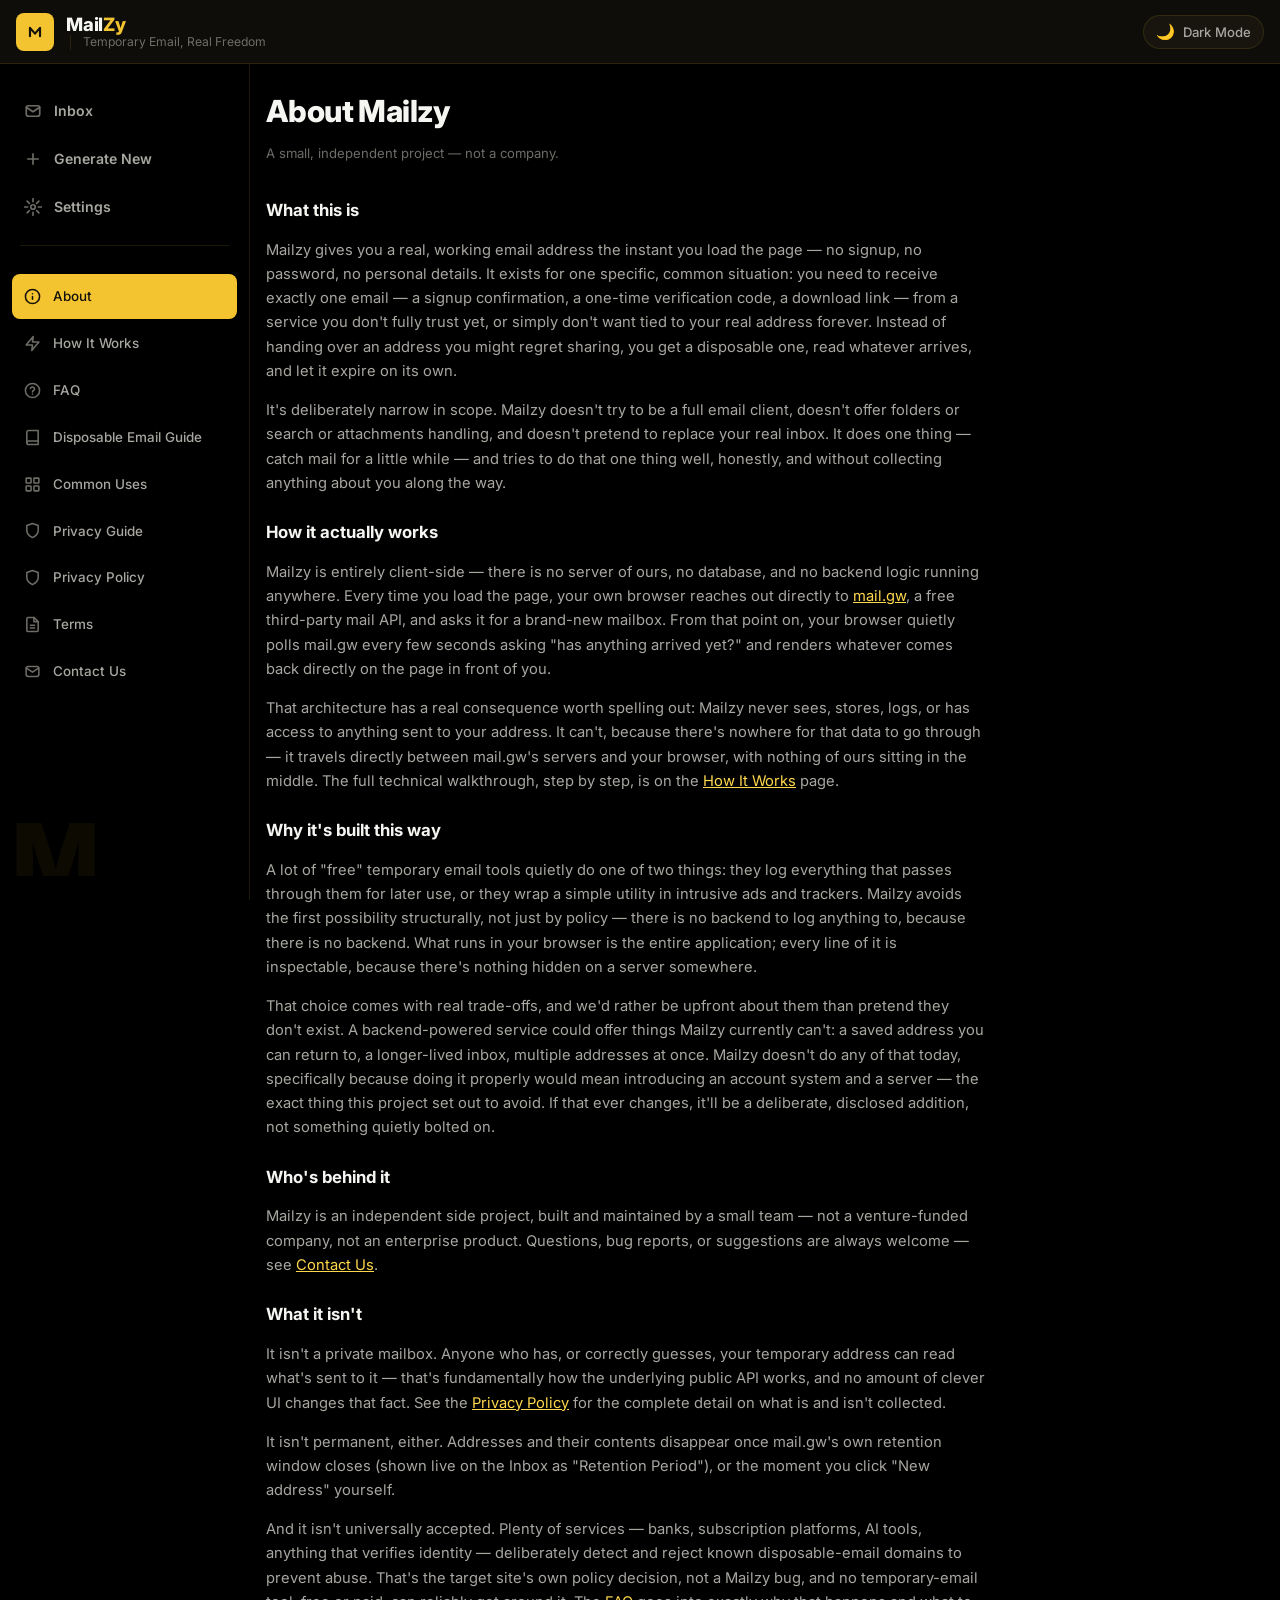
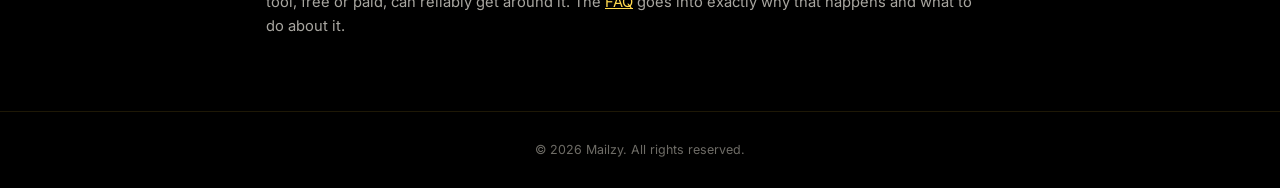
<file: about.html>
<!doctype html>
<html lang="en">
<head>
  <meta charset="UTF-8" />
  <title>About — Mailzy</title>
  <meta name="viewport" content="width=device-width, initial-scale=1" />
  <meta name="description" content="What Mailzy is, why it exists, how the client-side architecture works, and the deliberate trade-offs behind a temporary email tool with no backend." />
  <meta name="robots" content="index, follow" />
  <meta name="theme-color" content="#000000" />
  <link rel="canonical" href="https://tempmailzy.github.io/about.html" />

  <link rel="icon" href="favicon.svg" type="image/svg+xml" />
  <link rel="preconnect" href="https://fonts.googleapis.com" />
  <link rel="preconnect" href="https://fonts.gstatic.com" crossorigin />
  <link
    href="https://fonts.googleapis.com/css2?family=Inter:wght@400;500;600;700;800&family=JetBrains+Mono:wght@400;500;600&display=swap"
    rel="stylesheet"
  />
  <link rel="stylesheet" href="css/styles.css?v=5" />

  <script>
    (function () {
      try {
        var stored = localStorage.getItem('theme');
        document.documentElement.dataset.theme = stored === 'light' ? 'light' : 'dark';
      } catch (e) {
        document.documentElement.dataset.theme = 'dark';
      }
    })();
  </script>
</head>
<body>
  <header class="app-header">
    <button type="button" class="sidebar-toggle" id="sidebarToggleBtn" aria-label="Toggle menu" aria-expanded="false" aria-controls="sidebar">
      <svg viewBox="0 0 24 24" width="18" height="18" fill="none" stroke="currentColor" stroke-width="2.2" stroke-linecap="round" stroke-linejoin="round" aria-hidden="true"><path d="M3 6h18M3 12h18M3 18h18" /></svg>
    </button>
    <a class="app-header__brand" href="index.html">
      <span class="app-header__logo" aria-hidden="true">
        <svg viewBox="0 0 24 24" width="20" height="20" fill="none" stroke="currentColor" stroke-width="2.6" stroke-linecap="round" stroke-linejoin="round">
          <path d="M6 17V7l6 7 6-7v10" />
        </svg>
      </span>
      <span class="app-header__brandtext">
        <span class="app-header__name">Mail<span class="accent">Zy</span></span>
        <span class="app-header__tagline">Temporary Email, Real Freedom</span>
      </span>
    </a>
    <div class="app-header__actions">
      <button type="button" class="theme-toggle" id="themeToggleBtn" aria-pressed="false">
        <span class="theme-toggle__icon" id="themeToggleIcon" aria-hidden="true">🌙</span>
        <span id="themeToggleLabel">Dark Mode</span>
      </button>
    </div>
  </header>

  <div class="shell">
    <div class="sidebar-scrim" id="sidebarScrim" hidden></div>

    <aside class="sidebar" id="sidebar">
      <nav class="sidebar__nav" aria-label="App">
        <a class="sidebar__item" href="index.html">
          <svg viewBox="0 0 24 24" width="18" height="18" fill="none" stroke="currentColor" stroke-width="2.2" stroke-linecap="round" stroke-linejoin="round" aria-hidden="true"><rect x="3" y="5" width="18" height="14" rx="3" /><path d="m3 7 9 6 9-6" /></svg>
          <span>Inbox</span>
        </a>
        <a class="sidebar__item" href="index.html">
          <svg viewBox="0 0 24 24" width="18" height="18" fill="none" stroke="currentColor" stroke-width="2.2" stroke-linecap="round" stroke-linejoin="round" aria-hidden="true"><path d="M12 5v14M5 12h14" /></svg>
          <span>Generate New</span>
        </a>
        <a class="sidebar__item" href="settings.html">
          <svg viewBox="0 0 24 24" width="18" height="18" fill="none" stroke="currentColor" stroke-width="2.2" stroke-linecap="round" stroke-linejoin="round" aria-hidden="true"><circle cx="12" cy="12" r="3" /><path d="M12 1v4M12 19v4M4.2 4.2l2.9 2.9M16.9 16.9l2.9 2.9M1 12h4M19 12h4M4.2 19.8l2.9-2.9M16.9 7.1l2.9-2.9" /></svg>
          <span>Settings</span>
        </a>
      </nav>

      <div class="sidebar__divider" role="separator"></div>

      <nav class="sidebar__nav sidebar__nav--secondary" aria-label="Resources">
        <a class="sidebar__item is-active" href="about.html">
          <svg viewBox="0 0 24 24" width="17" height="17" fill="none" stroke="currentColor" stroke-width="2.2" stroke-linecap="round" stroke-linejoin="round" aria-hidden="true"><circle cx="12" cy="12" r="10" /><path d="M12 16v-4M12 8h.01" /></svg>
          <span>About</span>
        </a>
        <a class="sidebar__item" href="how-it-works.html">
          <svg viewBox="0 0 24 24" width="17" height="17" fill="none" stroke="currentColor" stroke-width="2.2" stroke-linecap="round" stroke-linejoin="round" aria-hidden="true"><path d="M13 2 3 14h9l-1 8 10-12h-9l1-8z" /></svg>
          <span>How It Works</span>
        </a>
        <a class="sidebar__item" href="faq.html">
          <svg viewBox="0 0 24 24" width="17" height="17" fill="none" stroke="currentColor" stroke-width="2.2" stroke-linecap="round" stroke-linejoin="round" aria-hidden="true"><circle cx="12" cy="12" r="10" /><path d="M9.09 9a3 3 0 0 1 5.83 1c0 2-3 2-3 4" /><path d="M12 17h.01" /></svg>
          <span>FAQ</span>
        </a>
        <a class="sidebar__item" href="disposable-email-guide.html">
          <svg viewBox="0 0 24 24" width="17" height="17" fill="none" stroke="currentColor" stroke-width="2.2" stroke-linecap="round" stroke-linejoin="round" aria-hidden="true"><path d="M4 19.5A2.5 2.5 0 0 1 6.5 17H20" /><path d="M6.5 2H20v20H6.5A2.5 2.5 0 0 1 4 19.5v-15A2.5 2.5 0 0 1 6.5 2z" /></svg>
          <span>Disposable Email Guide</span>
        </a>
        <a class="sidebar__item" href="temp-email-uses.html">
          <svg viewBox="0 0 24 24" width="17" height="17" fill="none" stroke="currentColor" stroke-width="2.2" stroke-linecap="round" stroke-linejoin="round" aria-hidden="true"><rect x="3" y="3" width="7" height="7" rx="1" /><rect x="14" y="3" width="7" height="7" rx="1" /><rect x="3" y="14" width="7" height="7" rx="1" /><rect x="14" y="14" width="7" height="7" rx="1" /></svg>
          <span>Common Uses</span>
        </a>
        <a class="sidebar__item" href="online-privacy-guide.html">
          <svg viewBox="0 0 24 24" width="17" height="17" fill="none" stroke="currentColor" stroke-width="2.2" stroke-linecap="round" stroke-linejoin="round" aria-hidden="true"><path d="M12 22s8-4 8-10V5l-8-3-8 3v7c0 6 8 10 8 10z" /></svg>
          <span>Privacy Guide</span>
        </a>
        <a class="sidebar__item" href="privacy.html">
          <svg viewBox="0 0 24 24" width="17" height="17" fill="none" stroke="currentColor" stroke-width="2.2" stroke-linecap="round" stroke-linejoin="round" aria-hidden="true"><path d="M12 22s8-4 8-10V5l-8-3-8 3v7c0 6 8 10 8 10z" /></svg>
          <span>Privacy Policy</span>
        </a>
        <a class="sidebar__item" href="terms.html">
          <svg viewBox="0 0 24 24" width="17" height="17" fill="none" stroke="currentColor" stroke-width="2.2" stroke-linecap="round" stroke-linejoin="round" aria-hidden="true"><path d="M14 2H6a2 2 0 0 0-2 2v16a2 2 0 0 0 2 2h12a2 2 0 0 0 2-2V8z" /><path d="M14 2v6h6" /><path d="M9 13h6M9 17h6" /></svg>
          <span>Terms</span>
        </a>
        <a class="sidebar__item" href="contact.html">
          <svg viewBox="0 0 24 24" width="17" height="17" fill="none" stroke="currentColor" stroke-width="2.2" stroke-linecap="round" stroke-linejoin="round" aria-hidden="true"><rect x="3" y="5" width="18" height="14" rx="3" /><path d="m3 7 9 6 9-6" /></svg>
          <span>Contact Us</span>
        </a>
      </nav>

      <div class="sidebar__watermark" aria-hidden="true">M</div>
    </aside>

    <main class="shell__main">
      <article class="legal-page">
      <h1>About Mailzy</h1>
      <p class="legal-updated">A small, independent project — not a company.</p>

      <section>
        <h2>What this is</h2>
        <p>
          Mailzy gives you a real, working email address the instant you load the page &mdash; no
          signup, no password, no personal details. It exists for one specific, common situation: you
          need to receive exactly one email &mdash; a signup confirmation, a one-time verification code,
          a download link &mdash; from a service you don't fully trust yet, or simply don't want tied to
          your real address forever. Instead of handing over an address you might regret sharing, you get
          a disposable one, read whatever arrives, and let it expire on its own.
        </p>
        <p>
          It's deliberately narrow in scope. Mailzy doesn't try to be a full email client, doesn't offer
          folders or search or attachments handling, and doesn't pretend to replace your real inbox. It
          does one thing &mdash; catch mail for a little while &mdash; and tries to do that one thing
          well, honestly, and without collecting anything about you along the way.
        </p>
      </section>

      <section>
        <h2>How it actually works</h2>
        <p>
          Mailzy is entirely client-side &mdash; there is no server of ours, no database, and no backend
          logic running anywhere. Every time you load the page, your own browser reaches out directly to
          <a href="https://mail.gw" rel="noopener noreferrer" target="_blank">mail.gw</a>, a free
          third-party mail API, and asks it for a brand-new mailbox. From that point on, your browser
          quietly polls mail.gw every few seconds asking "has anything arrived yet?" and renders whatever
          comes back directly on the page in front of you.
        </p>
        <p>
          That architecture has a real consequence worth spelling out: Mailzy never sees, stores, logs,
          or has access to anything sent to your address. It can't, because there's nowhere for that data
          to go through &mdash; it travels directly between mail.gw's servers and your browser, with
          nothing of ours sitting in the middle. The full technical walkthrough, step by step, is on the
          <a href="how-it-works.html">How It Works</a> page.
        </p>
      </section>

      <section>
        <h2>Why it's built this way</h2>
        <p>
          A lot of "free" temporary email tools quietly do one of two things: they log everything that
          passes through them for later use, or they wrap a simple utility in intrusive ads and trackers.
          Mailzy avoids the first possibility structurally, not just by policy &mdash; there is no backend
          to log anything to, because there is no backend. What runs in your browser is the entire
          application; every line of it is inspectable, because there's nothing hidden on a server
          somewhere.
        </p>
        <p>
          That choice comes with real trade-offs, and we'd rather be upfront about them than pretend they
          don't exist. A backend-powered service could offer things Mailzy currently can't: a saved
          address you can return to, a longer-lived inbox, multiple addresses at once. Mailzy doesn't do
          any of that today, specifically because doing it properly would mean introducing an account
          system and a server &mdash; the exact thing this project set out to avoid. If that ever changes,
          it'll be a deliberate, disclosed addition, not something quietly bolted on.
        </p>
      </section>

      <section>
        <h2>Who's behind it</h2>
        <p>
          Mailzy is an independent side project, built and maintained by a small team &mdash; not a
          venture-funded company, not an enterprise product. Questions, bug reports, or suggestions are
          always welcome &mdash; see <a href="contact.html">Contact Us</a>.
        </p>
      </section>

      <section>
        <h2>What it isn't</h2>
        <p>
          It isn't a private mailbox. Anyone who has, or correctly guesses, your temporary address can
          read what's sent to it &mdash; that's fundamentally how the underlying public API works, and no
          amount of clever UI changes that fact. See the <a href="privacy.html">Privacy Policy</a> for the
          complete detail on what is and isn't collected.
        </p>
        <p>
          It isn't permanent, either. Addresses and their contents disappear once mail.gw's own retention
          window closes (shown live on the Inbox as "Retention Period"), or the moment you click "New
          address" yourself.
        </p>
        <p>
          And it isn't universally accepted. Plenty of services &mdash; banks, subscription platforms, AI
          tools, anything that verifies identity &mdash; deliberately detect and reject known
          disposable-email domains to prevent abuse. That's the target site's own policy decision, not a
          Mailzy bug, and no temporary-email tool, free or paid, can reliably get around it. The
          <a href="faq.html">FAQ</a> goes into exactly why that happens and what to do about it.
        </p>
      </section>
      </article>
    </main>
  </div>

  <footer class="site-footer">
    <p>&copy; <span id="footerYear"></span> Mailzy. All rights reserved.</p>
  </footer>

  <script src="js/shell.js?v=5"></script>
  <script src="js/reveal.js?v=5"></script>
</body>
</html>
</file>
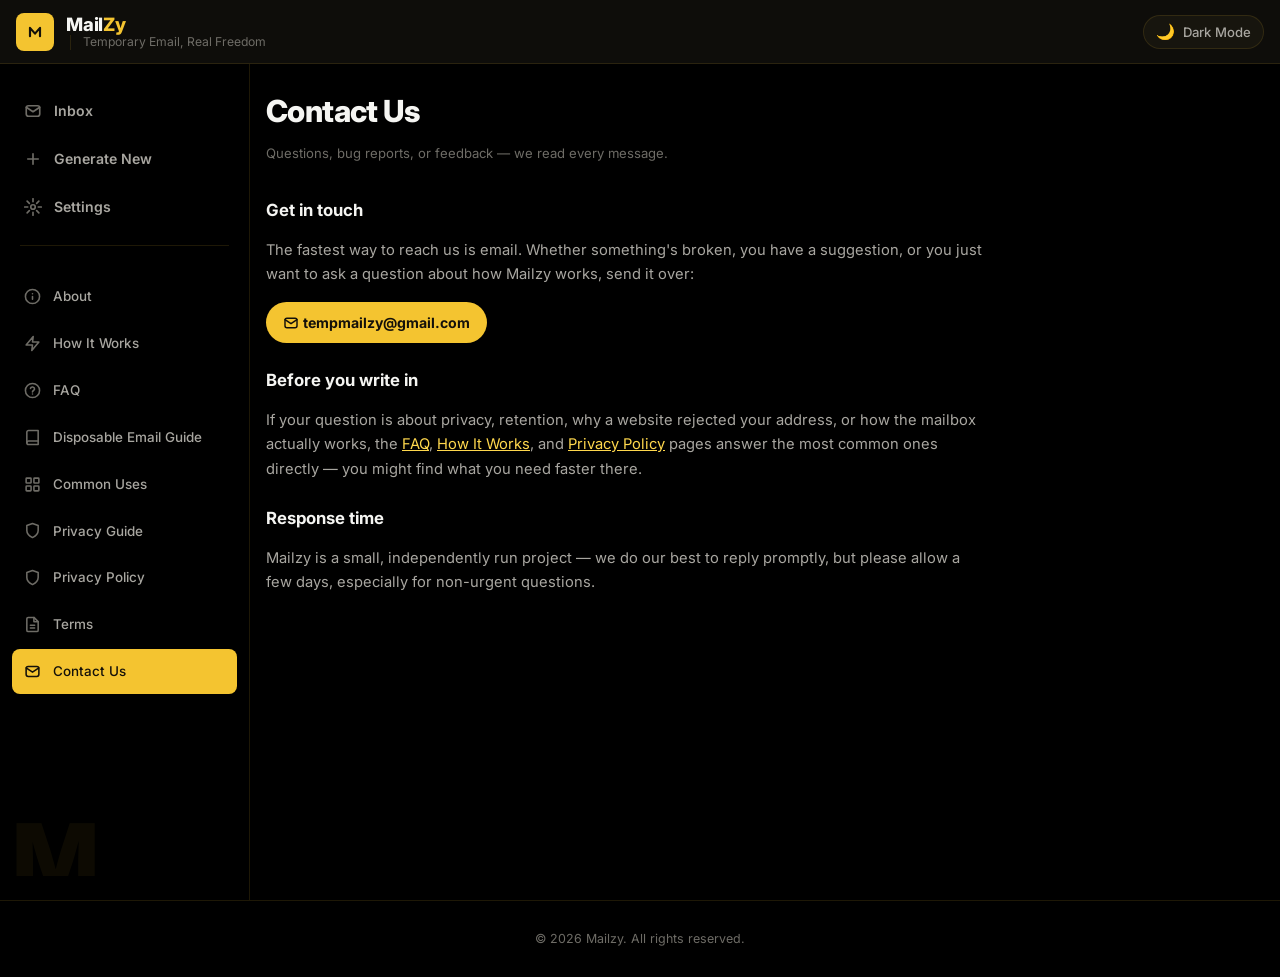
<file: contact.html>
<!doctype html>
<html lang="en">
<head>
  <meta charset="UTF-8" />
  <title>Contact Us — Mailzy</title>
  <meta name="viewport" content="width=device-width, initial-scale=1" />
  <meta name="description" content="Get in touch with the Mailzy team — questions, bug reports, and feedback." />
  <meta name="robots" content="index, follow" />
  <meta name="theme-color" content="#000000" />
  <link rel="canonical" href="https://tempmailzy.github.io/contact.html" />

  <link rel="icon" href="favicon.svg" type="image/svg+xml" />
  <link rel="preconnect" href="https://fonts.googleapis.com" />
  <link rel="preconnect" href="https://fonts.gstatic.com" crossorigin />
  <link
    href="https://fonts.googleapis.com/css2?family=Inter:wght@400;500;600;700;800&family=JetBrains+Mono:wght@400;500;600&display=swap"
    rel="stylesheet"
  />
  <link rel="stylesheet" href="css/styles.css?v=5" />

  <script>
    (function () {
      try {
        var stored = localStorage.getItem('theme');
        document.documentElement.dataset.theme = stored === 'light' ? 'light' : 'dark';
      } catch (e) {
        document.documentElement.dataset.theme = 'dark';
      }
    })();
  </script>
</head>
<body>
  <header class="app-header">
    <button type="button" class="sidebar-toggle" id="sidebarToggleBtn" aria-label="Toggle menu" aria-expanded="false" aria-controls="sidebar">
      <svg viewBox="0 0 24 24" width="18" height="18" fill="none" stroke="currentColor" stroke-width="2.2" stroke-linecap="round" stroke-linejoin="round" aria-hidden="true"><path d="M3 6h18M3 12h18M3 18h18" /></svg>
    </button>
    <a class="app-header__brand" href="index.html">
      <span class="app-header__logo" aria-hidden="true">
        <svg viewBox="0 0 24 24" width="20" height="20" fill="none" stroke="currentColor" stroke-width="2.6" stroke-linecap="round" stroke-linejoin="round">
          <path d="M6 17V7l6 7 6-7v10" />
        </svg>
      </span>
      <span class="app-header__brandtext">
        <span class="app-header__name">Mail<span class="accent">Zy</span></span>
        <span class="app-header__tagline">Temporary Email, Real Freedom</span>
      </span>
    </a>
    <div class="app-header__actions">
      <button type="button" class="theme-toggle" id="themeToggleBtn" aria-pressed="false">
        <span class="theme-toggle__icon" id="themeToggleIcon" aria-hidden="true">🌙</span>
        <span id="themeToggleLabel">Dark Mode</span>
      </button>
    </div>
  </header>

  <div class="shell">
    <div class="sidebar-scrim" id="sidebarScrim" hidden></div>

    <aside class="sidebar" id="sidebar">
      <nav class="sidebar__nav" aria-label="App">
        <a class="sidebar__item" href="index.html">
          <svg viewBox="0 0 24 24" width="18" height="18" fill="none" stroke="currentColor" stroke-width="2.2" stroke-linecap="round" stroke-linejoin="round" aria-hidden="true"><rect x="3" y="5" width="18" height="14" rx="3" /><path d="m3 7 9 6 9-6" /></svg>
          <span>Inbox</span>
        </a>
        <a class="sidebar__item" href="index.html">
          <svg viewBox="0 0 24 24" width="18" height="18" fill="none" stroke="currentColor" stroke-width="2.2" stroke-linecap="round" stroke-linejoin="round" aria-hidden="true"><path d="M12 5v14M5 12h14" /></svg>
          <span>Generate New</span>
        </a>
        <a class="sidebar__item" href="settings.html">
          <svg viewBox="0 0 24 24" width="18" height="18" fill="none" stroke="currentColor" stroke-width="2.2" stroke-linecap="round" stroke-linejoin="round" aria-hidden="true"><circle cx="12" cy="12" r="3" /><path d="M12 1v4M12 19v4M4.2 4.2l2.9 2.9M16.9 16.9l2.9 2.9M1 12h4M19 12h4M4.2 19.8l2.9-2.9M16.9 7.1l2.9-2.9" /></svg>
          <span>Settings</span>
        </a>
      </nav>

      <div class="sidebar__divider" role="separator"></div>

      <nav class="sidebar__nav sidebar__nav--secondary" aria-label="Resources">
        <a class="sidebar__item" href="about.html">
          <svg viewBox="0 0 24 24" width="17" height="17" fill="none" stroke="currentColor" stroke-width="2.2" stroke-linecap="round" stroke-linejoin="round" aria-hidden="true"><circle cx="12" cy="12" r="10" /><path d="M12 16v-4M12 8h.01" /></svg>
          <span>About</span>
        </a>
        <a class="sidebar__item" href="how-it-works.html">
          <svg viewBox="0 0 24 24" width="17" height="17" fill="none" stroke="currentColor" stroke-width="2.2" stroke-linecap="round" stroke-linejoin="round" aria-hidden="true"><path d="M13 2 3 14h9l-1 8 10-12h-9l1-8z" /></svg>
          <span>How It Works</span>
        </a>
        <a class="sidebar__item" href="faq.html">
          <svg viewBox="0 0 24 24" width="17" height="17" fill="none" stroke="currentColor" stroke-width="2.2" stroke-linecap="round" stroke-linejoin="round" aria-hidden="true"><circle cx="12" cy="12" r="10" /><path d="M9.09 9a3 3 0 0 1 5.83 1c0 2-3 2-3 4" /><path d="M12 17h.01" /></svg>
          <span>FAQ</span>
        </a>
        <a class="sidebar__item" href="disposable-email-guide.html">
          <svg viewBox="0 0 24 24" width="17" height="17" fill="none" stroke="currentColor" stroke-width="2.2" stroke-linecap="round" stroke-linejoin="round" aria-hidden="true"><path d="M4 19.5A2.5 2.5 0 0 1 6.5 17H20" /><path d="M6.5 2H20v20H6.5A2.5 2.5 0 0 1 4 19.5v-15A2.5 2.5 0 0 1 6.5 2z" /></svg>
          <span>Disposable Email Guide</span>
        </a>
        <a class="sidebar__item" href="temp-email-uses.html">
          <svg viewBox="0 0 24 24" width="17" height="17" fill="none" stroke="currentColor" stroke-width="2.2" stroke-linecap="round" stroke-linejoin="round" aria-hidden="true"><rect x="3" y="3" width="7" height="7" rx="1" /><rect x="14" y="3" width="7" height="7" rx="1" /><rect x="3" y="14" width="7" height="7" rx="1" /><rect x="14" y="14" width="7" height="7" rx="1" /></svg>
          <span>Common Uses</span>
        </a>
        <a class="sidebar__item" href="online-privacy-guide.html">
          <svg viewBox="0 0 24 24" width="17" height="17" fill="none" stroke="currentColor" stroke-width="2.2" stroke-linecap="round" stroke-linejoin="round" aria-hidden="true"><path d="M12 22s8-4 8-10V5l-8-3-8 3v7c0 6 8 10 8 10z" /></svg>
          <span>Privacy Guide</span>
        </a>
        <a class="sidebar__item" href="privacy.html">
          <svg viewBox="0 0 24 24" width="17" height="17" fill="none" stroke="currentColor" stroke-width="2.2" stroke-linecap="round" stroke-linejoin="round" aria-hidden="true"><path d="M12 22s8-4 8-10V5l-8-3-8 3v7c0 6 8 10 8 10z" /></svg>
          <span>Privacy Policy</span>
        </a>
        <a class="sidebar__item" href="terms.html">
          <svg viewBox="0 0 24 24" width="17" height="17" fill="none" stroke="currentColor" stroke-width="2.2" stroke-linecap="round" stroke-linejoin="round" aria-hidden="true"><path d="M14 2H6a2 2 0 0 0-2 2v16a2 2 0 0 0 2 2h12a2 2 0 0 0 2-2V8z" /><path d="M14 2v6h6" /><path d="M9 13h6M9 17h6" /></svg>
          <span>Terms</span>
        </a>
        <a class="sidebar__item is-active" href="contact.html">
          <svg viewBox="0 0 24 24" width="17" height="17" fill="none" stroke="currentColor" stroke-width="2.2" stroke-linecap="round" stroke-linejoin="round" aria-hidden="true"><rect x="3" y="5" width="18" height="14" rx="3" /><path d="m3 7 9 6 9-6" /></svg>
          <span>Contact Us</span>
        </a>
      </nav>

      <div class="sidebar__watermark" aria-hidden="true">M</div>
    </aside>

    <main class="shell__main">
      <article class="legal-page">
      <h1>Contact Us</h1>
      <p class="legal-updated">Questions, bug reports, or feedback — we read every message.</p>

      <section>
        <h2>Get in touch</h2>
        <p>
          The fastest way to reach us is email. Whether something's broken, you have a suggestion, or
          you just want to ask a question about how Mailzy works, send it over:
        </p>
        <p style="margin-top: var(--space-4);">
          <a
            class="btn btn--primary btn--pill"
            href="mailto:tempmailzy@gmail.com?subject=Mailzy%20-%20Contact"
            style="text-decoration: none; display: inline-flex;"
          >
            <svg viewBox="0 0 24 24" width="16" height="16" fill="none" stroke="currentColor" stroke-width="2.2" stroke-linecap="round" stroke-linejoin="round" aria-hidden="true"><rect x="3" y="5" width="18" height="14" rx="3" /><path d="m3 7 9 6 9-6" /></svg>
            tempmailzy@gmail.com
          </a>
        </p>
      </section>

      <section>
        <h2>Before you write in</h2>
        <p>
          If your question is about privacy, retention, why a website rejected your address, or how the
          mailbox actually works, the <a href="faq.html">FAQ</a>, <a href="how-it-works.html">How It
          Works</a>, and <a href="privacy.html">Privacy Policy</a> pages answer the most common ones
          directly &mdash; you might find what you need faster there.
        </p>
      </section>

      <section>
        <h2>Response time</h2>
        <p>
          Mailzy is a small, independently run project &mdash; we do our best to reply promptly, but
          please allow a few days, especially for non-urgent questions.
        </p>
      </section>
      </article>
    </main>
  </div>

  <footer class="site-footer">
    <p>&copy; <span id="footerYear"></span> Mailzy. All rights reserved.</p>
  </footer>

  <script src="js/shell.js?v=5"></script>
  <script src="js/reveal.js?v=5"></script>
</body>
</html>
</file>
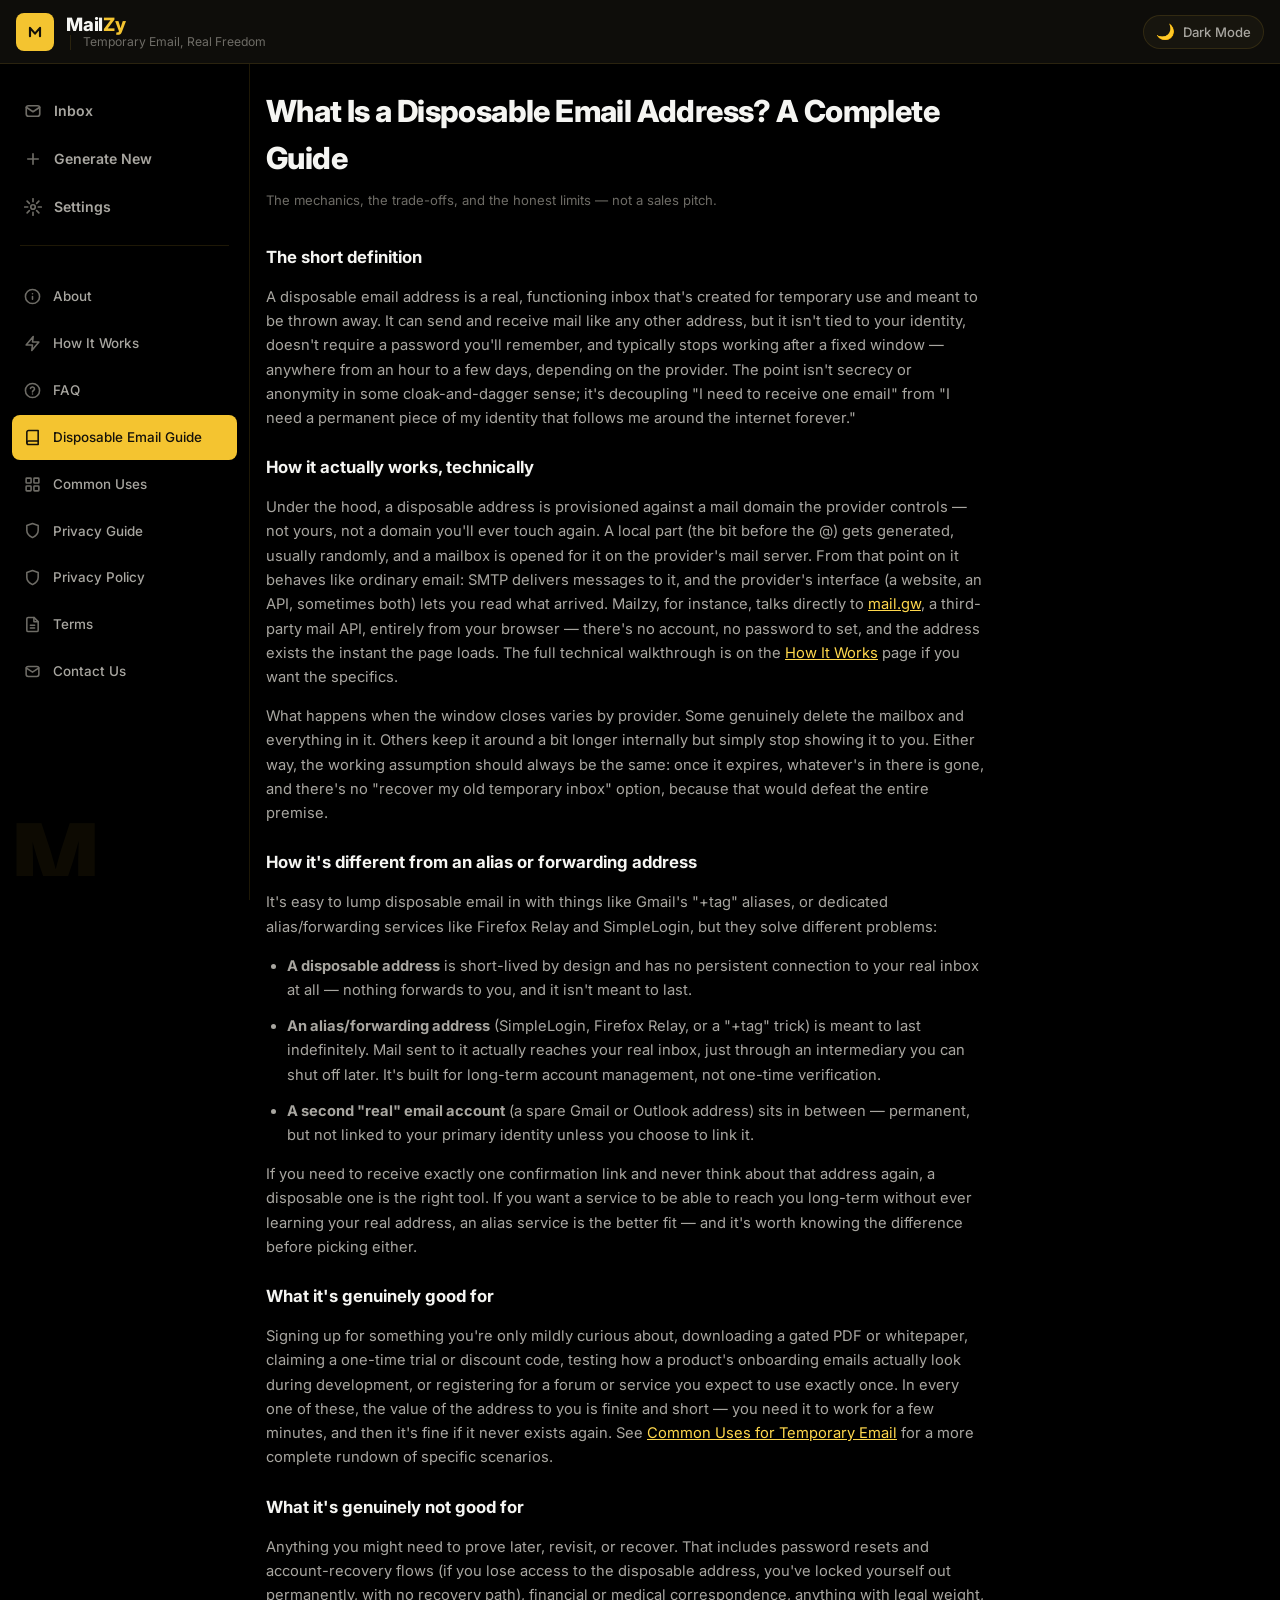
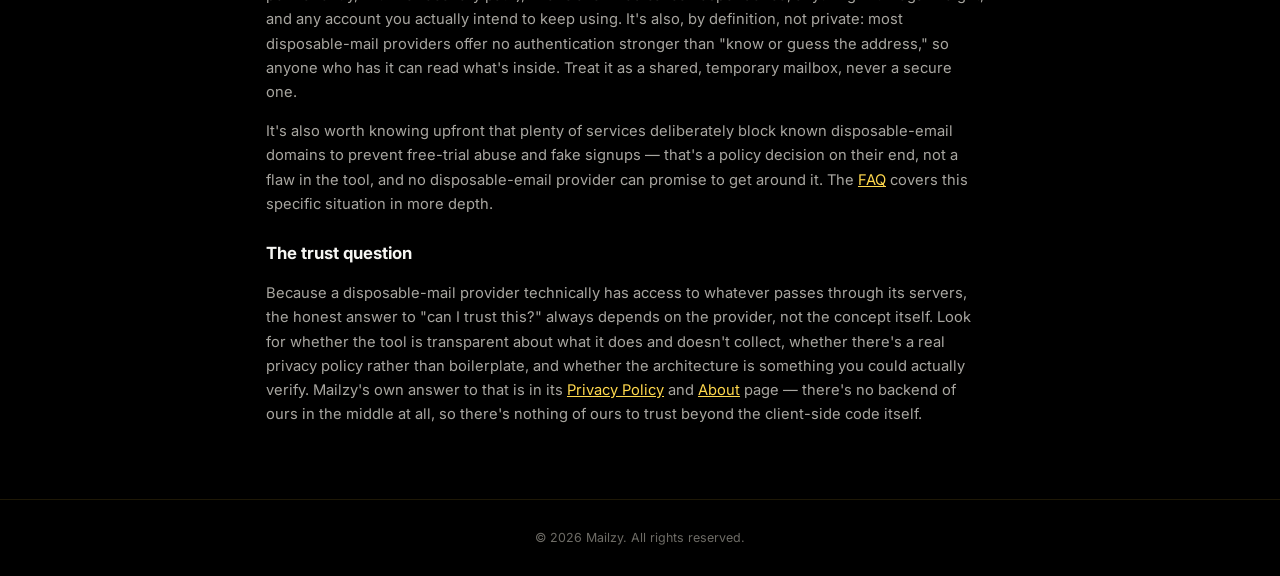
<file: disposable-email-guide.html>
<!doctype html>
<html lang="en">
<head>
  <meta charset="UTF-8" />
  <title>What Is a Disposable Email Address? — Mailzy</title>
  <meta name="viewport" content="width=device-width, initial-scale=1" />
  <meta name="description" content="A complete guide to disposable email addresses — how they work, why they exist, how they differ from aliases and permanent forwarding, and when to actually use one." />
  <meta name="robots" content="index, follow" />
  <meta name="theme-color" content="#000000" />
  <link rel="canonical" href="https://tempmailzy.github.io/disposable-email-guide.html" />

  <link rel="icon" href="favicon.svg" type="image/svg+xml" />
  <link rel="preconnect" href="https://fonts.googleapis.com" />
  <link rel="preconnect" href="https://fonts.gstatic.com" crossorigin />
  <link
    href="https://fonts.googleapis.com/css2?family=Inter:wght@400;500;600;700;800&family=JetBrains+Mono:wght@400;500;600&display=swap"
    rel="stylesheet"
  />
  <link rel="stylesheet" href="css/styles.css?v=5" />

  <script type="application/ld+json">
    {
      "@context": "https://schema.org",
      "@type": "Article",
      "headline": "What Is a Disposable Email Address? A Complete Guide",
      "description": "How disposable email addresses work, why they exist, how they differ from aliases and forwarding, and when to actually use one.",
      "url": "https://tempmailzy.github.io/disposable-email-guide.html",
      "publisher": { "@type": "Organization", "name": "Mailzy" }
    }
  </script>

  <script>
    (function () {
      try {
        var stored = localStorage.getItem('theme');
        document.documentElement.dataset.theme = stored === 'light' ? 'light' : 'dark';
      } catch (e) {
        document.documentElement.dataset.theme = 'dark';
      }
    })();
  </script>
</head>
<body>
  <header class="app-header">
    <button type="button" class="sidebar-toggle" id="sidebarToggleBtn" aria-label="Toggle menu" aria-expanded="false" aria-controls="sidebar">
      <svg viewBox="0 0 24 24" width="18" height="18" fill="none" stroke="currentColor" stroke-width="2.2" stroke-linecap="round" stroke-linejoin="round" aria-hidden="true"><path d="M3 6h18M3 12h18M3 18h18" /></svg>
    </button>
    <a class="app-header__brand" href="index.html">
      <span class="app-header__logo" aria-hidden="true">
        <svg viewBox="0 0 24 24" width="20" height="20" fill="none" stroke="currentColor" stroke-width="2.6" stroke-linecap="round" stroke-linejoin="round">
          <path d="M6 17V7l6 7 6-7v10" />
        </svg>
      </span>
      <span class="app-header__brandtext">
        <span class="app-header__name">Mail<span class="accent">Zy</span></span>
        <span class="app-header__tagline">Temporary Email, Real Freedom</span>
      </span>
    </a>
    <div class="app-header__actions">
      <button type="button" class="theme-toggle" id="themeToggleBtn" aria-pressed="false">
        <span class="theme-toggle__icon" id="themeToggleIcon" aria-hidden="true">🌙</span>
        <span id="themeToggleLabel">Dark Mode</span>
      </button>
    </div>
  </header>

  <div class="shell">
    <div class="sidebar-scrim" id="sidebarScrim" hidden></div>

    <aside class="sidebar" id="sidebar">
      <nav class="sidebar__nav" aria-label="App">
        <a class="sidebar__item" href="index.html">
          <svg viewBox="0 0 24 24" width="18" height="18" fill="none" stroke="currentColor" stroke-width="2.2" stroke-linecap="round" stroke-linejoin="round" aria-hidden="true"><rect x="3" y="5" width="18" height="14" rx="3" /><path d="m3 7 9 6 9-6" /></svg>
          <span>Inbox</span>
        </a>
        <a class="sidebar__item" href="index.html">
          <svg viewBox="0 0 24 24" width="18" height="18" fill="none" stroke="currentColor" stroke-width="2.2" stroke-linecap="round" stroke-linejoin="round" aria-hidden="true"><path d="M12 5v14M5 12h14" /></svg>
          <span>Generate New</span>
        </a>
        <a class="sidebar__item" href="settings.html">
          <svg viewBox="0 0 24 24" width="18" height="18" fill="none" stroke="currentColor" stroke-width="2.2" stroke-linecap="round" stroke-linejoin="round" aria-hidden="true"><circle cx="12" cy="12" r="3" /><path d="M12 1v4M12 19v4M4.2 4.2l2.9 2.9M16.9 16.9l2.9 2.9M1 12h4M19 12h4M4.2 19.8l2.9-2.9M16.9 7.1l2.9-2.9" /></svg>
          <span>Settings</span>
        </a>
      </nav>

      <div class="sidebar__divider" role="separator"></div>

      <nav class="sidebar__nav sidebar__nav--secondary" aria-label="Resources">
        <a class="sidebar__item" href="about.html">
          <svg viewBox="0 0 24 24" width="17" height="17" fill="none" stroke="currentColor" stroke-width="2.2" stroke-linecap="round" stroke-linejoin="round" aria-hidden="true"><circle cx="12" cy="12" r="10" /><path d="M12 16v-4M12 8h.01" /></svg>
          <span>About</span>
        </a>
        <a class="sidebar__item" href="how-it-works.html">
          <svg viewBox="0 0 24 24" width="17" height="17" fill="none" stroke="currentColor" stroke-width="2.2" stroke-linecap="round" stroke-linejoin="round" aria-hidden="true"><path d="M13 2 3 14h9l-1 8 10-12h-9l1-8z" /></svg>
          <span>How It Works</span>
        </a>
        <a class="sidebar__item" href="faq.html">
          <svg viewBox="0 0 24 24" width="17" height="17" fill="none" stroke="currentColor" stroke-width="2.2" stroke-linecap="round" stroke-linejoin="round" aria-hidden="true"><circle cx="12" cy="12" r="10" /><path d="M9.09 9a3 3 0 0 1 5.83 1c0 2-3 2-3 4" /><path d="M12 17h.01" /></svg>
          <span>FAQ</span>
        </a>
        <a class="sidebar__item is-active" href="disposable-email-guide.html">
          <svg viewBox="0 0 24 24" width="17" height="17" fill="none" stroke="currentColor" stroke-width="2.2" stroke-linecap="round" stroke-linejoin="round" aria-hidden="true"><path d="M4 19.5A2.5 2.5 0 0 1 6.5 17H20" /><path d="M6.5 2H20v20H6.5A2.5 2.5 0 0 1 4 19.5v-15A2.5 2.5 0 0 1 6.5 2z" /></svg>
          <span>Disposable Email Guide</span>
        </a>
        <a class="sidebar__item" href="temp-email-uses.html">
          <svg viewBox="0 0 24 24" width="17" height="17" fill="none" stroke="currentColor" stroke-width="2.2" stroke-linecap="round" stroke-linejoin="round" aria-hidden="true"><rect x="3" y="3" width="7" height="7" rx="1" /><rect x="14" y="3" width="7" height="7" rx="1" /><rect x="3" y="14" width="7" height="7" rx="1" /><rect x="14" y="14" width="7" height="7" rx="1" /></svg>
          <span>Common Uses</span>
        </a>
        <a class="sidebar__item" href="online-privacy-guide.html">
          <svg viewBox="0 0 24 24" width="17" height="17" fill="none" stroke="currentColor" stroke-width="2.2" stroke-linecap="round" stroke-linejoin="round" aria-hidden="true"><path d="M12 22s8-4 8-10V5l-8-3-8 3v7c0 6 8 10 8 10z" /></svg>
          <span>Privacy Guide</span>
        </a>
        <a class="sidebar__item" href="privacy.html">
          <svg viewBox="0 0 24 24" width="17" height="17" fill="none" stroke="currentColor" stroke-width="2.2" stroke-linecap="round" stroke-linejoin="round" aria-hidden="true"><path d="M12 22s8-4 8-10V5l-8-3-8 3v7c0 6 8 10 8 10z" /></svg>
          <span>Privacy Policy</span>
        </a>
        <a class="sidebar__item" href="terms.html">
          <svg viewBox="0 0 24 24" width="17" height="17" fill="none" stroke="currentColor" stroke-width="2.2" stroke-linecap="round" stroke-linejoin="round" aria-hidden="true"><path d="M14 2H6a2 2 0 0 0-2 2v16a2 2 0 0 0 2 2h12a2 2 0 0 0 2-2V8z" /><path d="M14 2v6h6" /><path d="M9 13h6M9 17h6" /></svg>
          <span>Terms</span>
        </a>
        <a class="sidebar__item" href="contact.html">
          <svg viewBox="0 0 24 24" width="17" height="17" fill="none" stroke="currentColor" stroke-width="2.2" stroke-linecap="round" stroke-linejoin="round" aria-hidden="true"><rect x="3" y="5" width="18" height="14" rx="3" /><path d="m3 7 9 6 9-6" /></svg>
          <span>Contact Us</span>
        </a>
      </nav>

      <div class="sidebar__watermark" aria-hidden="true">M</div>
    </aside>

    <main class="shell__main">
      <article class="legal-page">
      <h1>What Is a Disposable Email Address? A Complete Guide</h1>
      <p class="legal-updated">The mechanics, the trade-offs, and the honest limits — not a sales pitch.</p>

      <section>
        <h2>The short definition</h2>
        <p>
          A disposable email address is a real, functioning inbox that's created for temporary use and
          meant to be thrown away. It can send and receive mail like any other address, but it isn't tied
          to your identity, doesn't require a password you'll remember, and typically stops working after
          a fixed window &mdash; anywhere from an hour to a few days, depending on the provider. The point
          isn't secrecy or anonymity in some cloak-and-dagger sense; it's decoupling "I need to receive one
          email" from "I need a permanent piece of my identity that follows me around the internet forever."
        </p>
      </section>

      <section>
        <h2>How it actually works, technically</h2>
        <p>
          Under the hood, a disposable address is provisioned against a mail domain the provider controls
          &mdash; not yours, not a domain you'll ever touch again. A local part (the bit before the @) gets
          generated, usually randomly, and a mailbox is opened for it on the provider's mail server. From
          that point on it behaves like ordinary email: SMTP delivers messages to it, and the provider's
          interface (a website, an API, sometimes both) lets you read what arrived. Mailzy, for instance,
          talks directly to <a href="https://mail.gw" rel="noopener noreferrer" target="_blank">mail.gw</a>,
          a third-party mail API, entirely from your browser &mdash; there's no account, no password to set,
          and the address exists the instant the page loads. The full technical walkthrough is on the
          <a href="how-it-works.html">How It Works</a> page if you want the specifics.
        </p>
        <p>
          What happens when the window closes varies by provider. Some genuinely delete the mailbox and
          everything in it. Others keep it around a bit longer internally but simply stop showing it to you.
          Either way, the working assumption should always be the same: once it expires, whatever's in
          there is gone, and there's no "recover my old temporary inbox" option, because that would defeat
          the entire premise.
        </p>
      </section>

      <section>
        <h2>How it's different from an alias or forwarding address</h2>
        <p>
          It's easy to lump disposable email in with things like Gmail's "+tag" aliases, or dedicated
          alias/forwarding services like Firefox Relay and SimpleLogin, but they solve different problems:
        </p>
        <ul>
          <li>
            <strong>A disposable address</strong> is short-lived by design and has no persistent connection
            to your real inbox at all &mdash; nothing forwards to you, and it isn't meant to last.
          </li>
          <li>
            <strong>An alias/forwarding address</strong> (SimpleLogin, Firefox Relay, or a "+tag" trick) is
            meant to last indefinitely. Mail sent to it actually reaches your real inbox, just through an
            intermediary you can shut off later. It's built for long-term account management, not
            one-time verification.
          </li>
          <li>
            <strong>A second "real" email account</strong> (a spare Gmail or Outlook address) sits in
            between &mdash; permanent, but not linked to your primary identity unless you choose to link it.
          </li>
        </ul>
        <p>
          If you need to receive exactly one confirmation link and never think about that address again, a
          disposable one is the right tool. If you want a service to be able to reach you long-term without
          ever learning your real address, an alias service is the better fit &mdash; and it's worth
          knowing the difference before picking either.
        </p>
      </section>

      <section>
        <h2>What it's genuinely good for</h2>
        <p>
          Signing up for something you're only mildly curious about, downloading a gated PDF or whitepaper,
          claiming a one-time trial or discount code, testing how a product's onboarding emails actually
          look during development, or registering for a forum or service you expect to use exactly once.
          In every one of these, the value of the address to you is finite and short &mdash; you need it to
          work for a few minutes, and then it's fine if it never exists again. See
          <a href="temp-email-uses.html">Common Uses for Temporary Email</a> for a more complete rundown of
          specific scenarios.
        </p>
      </section>

      <section>
        <h2>What it's genuinely not good for</h2>
        <p>
          Anything you might need to prove later, revisit, or recover. That includes password resets and
          account-recovery flows (if you lose access to the disposable address, you've locked yourself out
          permanently, with no recovery path), financial or medical correspondence, anything with legal
          weight, and any account you actually intend to keep using. It's also, by definition, not private:
          most disposable-mail providers offer no authentication stronger than "know or guess the address,"
          so anyone who has it can read what's inside. Treat it as a shared, temporary mailbox, never a
          secure one.
        </p>
        <p>
          It's also worth knowing upfront that plenty of services deliberately block known disposable-email
          domains to prevent free-trial abuse and fake signups &mdash; that's a policy decision on their
          end, not a flaw in the tool, and no disposable-email provider can promise to get around it. The
          <a href="faq.html">FAQ</a> covers this specific situation in more depth.
        </p>
      </section>

      <section>
        <h2>The trust question</h2>
        <p>
          Because a disposable-mail provider technically has access to whatever passes through its servers,
          the honest answer to "can I trust this?" always depends on the provider, not the concept itself.
          Look for whether the tool is transparent about what it does and doesn't collect, whether there's
          a real privacy policy rather than boilerplate, and whether the architecture is something you could
          actually verify. Mailzy's own answer to that is in its <a href="privacy.html">Privacy Policy</a>
          and <a href="about.html">About</a> page &mdash; there's no backend of ours in the middle at all,
          so there's nothing of ours to trust beyond the client-side code itself.
        </p>
      </section>
      </article>
    </main>
  </div>

  <footer class="site-footer">
    <p>&copy; <span id="footerYear"></span> Mailzy. All rights reserved.</p>
  </footer>

  <script src="js/shell.js?v=5"></script>
  <script src="js/reveal.js?v=5"></script>
</body>
</html>
</file>
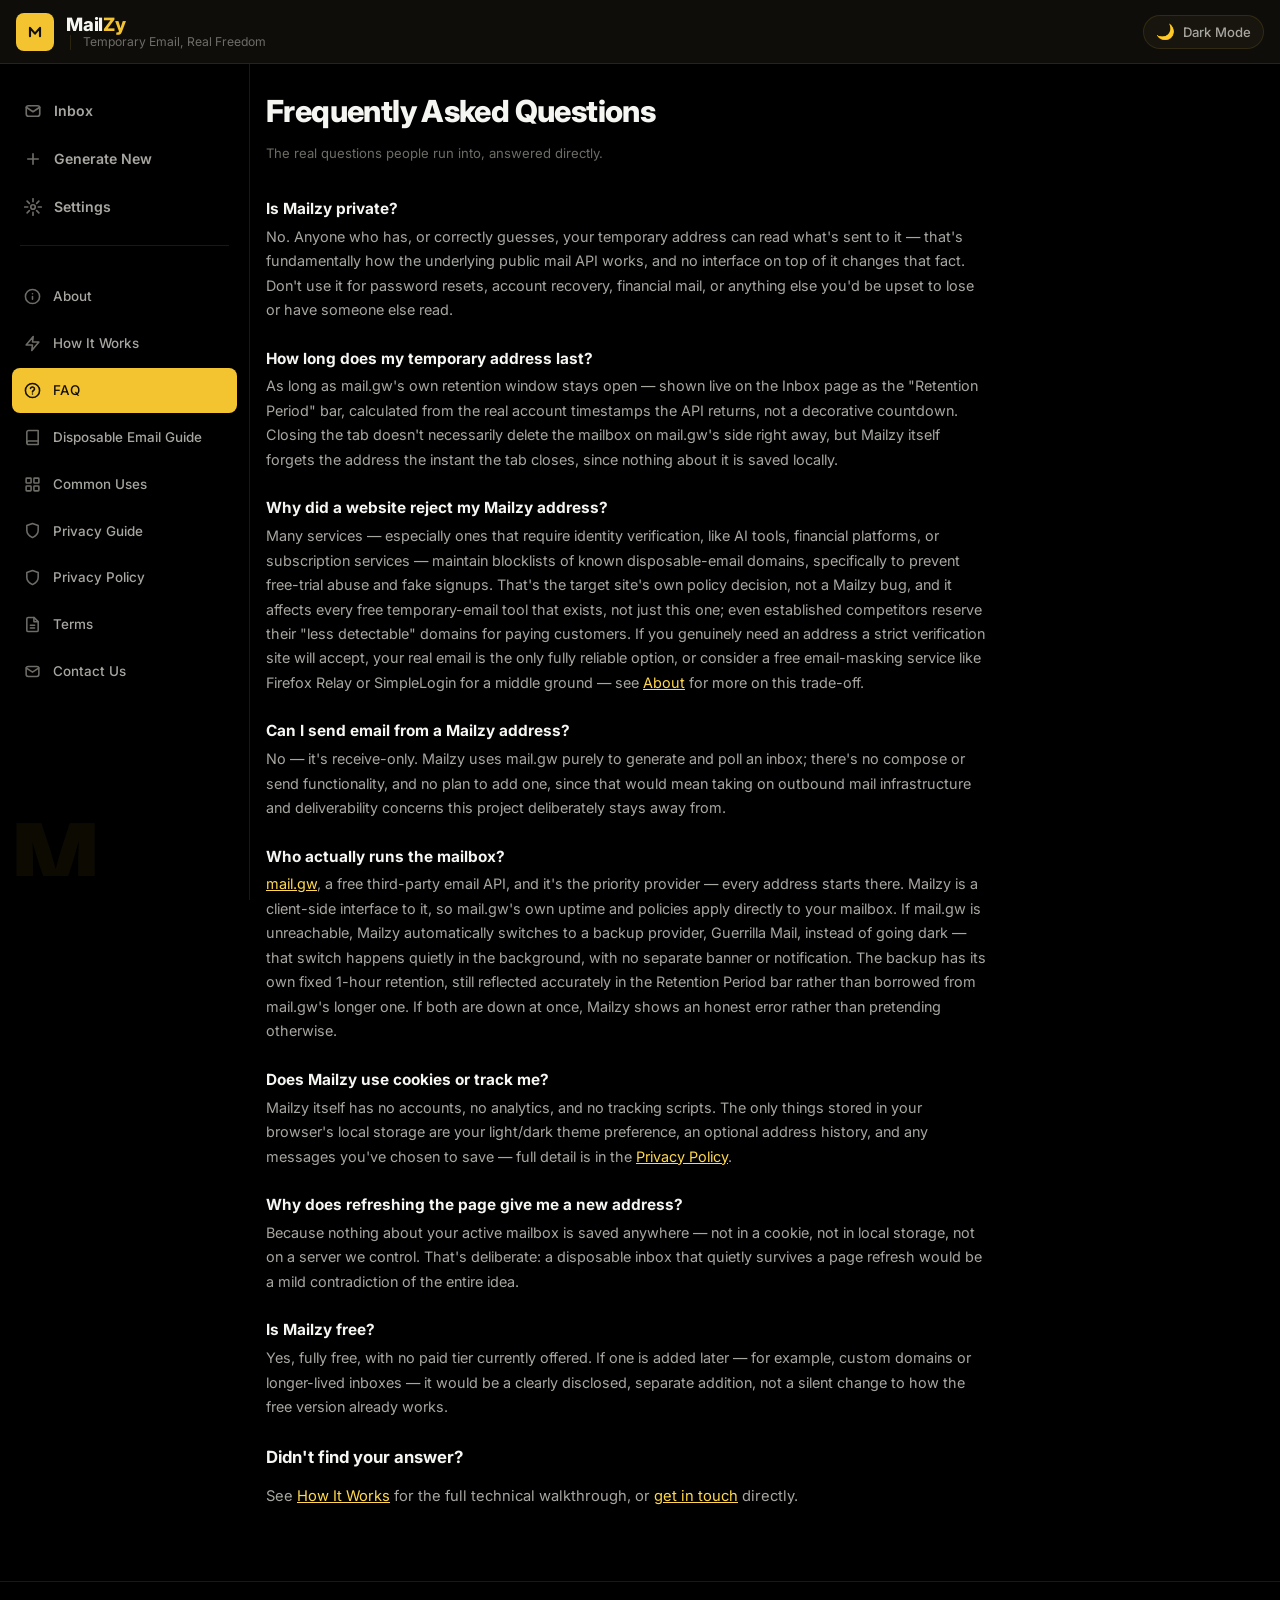
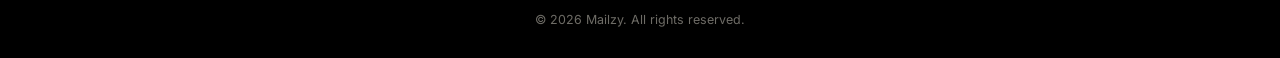
<file: faq.html>
<!doctype html>
<html lang="en">
<head>
  <meta charset="UTF-8" />
  <title>FAQ — Mailzy</title>
  <meta name="viewport" content="width=device-width, initial-scale=1" />
  <meta name="description" content="Answers to the questions people actually ask about Mailzy — privacy, retention, why some sites block temporary email, and how the mailbox really works." />
  <meta name="robots" content="index, follow" />
  <meta name="theme-color" content="#000000" />
  <link rel="canonical" href="https://tempmailzy.github.io/faq.html" />

  <link rel="icon" href="favicon.svg" type="image/svg+xml" />
  <link rel="preconnect" href="https://fonts.googleapis.com" />
  <link rel="preconnect" href="https://fonts.gstatic.com" crossorigin />
  <link
    href="https://fonts.googleapis.com/css2?family=Inter:wght@400;500;600;700;800&family=JetBrains+Mono:wght@400;500;600&display=swap"
    rel="stylesheet"
  />
  <link rel="stylesheet" href="css/styles.css?v=5" />

  <!-- FAQPage structured data — matches the visible content below
       exactly; nothing here that isn't also written out on the page. -->
  <script type="application/ld+json">
    {
      "@context": "https://schema.org",
      "@type": "FAQPage",
      "mainEntity": [
        {
          "@type": "Question",
          "name": "Is Mailzy private?",
          "acceptedAnswer": {
            "@type": "Answer",
            "text": "No. Anyone who has, or correctly guesses, your temporary address can read what's sent to it — that's how the underlying public mail API works. Don't use it for password resets, account recovery, financial mail, or anything else you'd be upset to lose or have someone else read."
          }
        },
        {
          "@type": "Question",
          "name": "How long does my temporary address last?",
          "acceptedAnswer": {
            "@type": "Answer",
            "text": "As long as mail.gw's own retention window stays open — shown live on the Inbox page as the Retention Period bar, calculated from real account timestamps. Closing the tab doesn't delete the mailbox on mail.gw's side immediately, but Mailzy itself forgets the address the moment the tab closes, since nothing is saved locally."
          }
        },
        {
          "@type": "Question",
          "name": "Why did a website reject my Mailzy address?",
          "acceptedAnswer": {
            "@type": "Answer",
            "text": "Many services maintain blocklists of known disposable-email domains specifically to prevent free-trial abuse and fake signups. This is the target site's own policy decision, not a Mailzy bug, and it affects every free temporary-email tool, not just this one. If you need an address a strict verification site will accept, use your real email, or a free alias/forwarding service like Firefox Relay or SimpleLogin."
          }
        },
        {
          "@type": "Question",
          "name": "Can I send email from a Mailzy address?",
          "acceptedAnswer": {
            "@type": "Answer",
            "text": "No — it's receive-only. Mailzy uses mail.gw purely to generate and check an inbox; there is no compose or send functionality, and no plan to add one, since it would require handling outbound mail infrastructure this project deliberately avoids."
          }
        },
        {
          "@type": "Question",
          "name": "Who actually runs the mailbox?",
          "acceptedAnswer": {
            "@type": "Answer",
            "text": "mail.gw, a free third-party email API, is the priority provider. If it's unreachable, Mailzy automatically switches to a backup provider, Guerrilla Mail, so the tool keeps working during an outage — the switch happens quietly in the background, with no separate on-screen notice."
          }
        },
        {
          "@type": "Question",
          "name": "Does Mailzy use cookies or track me?",
          "acceptedAnswer": {
            "@type": "Answer",
            "text": "Mailzy itself has no accounts, no analytics, and no tracking scripts. The only things stored locally are your light/dark theme preference, an optional address history, and any messages you've chosen to save — details are in the Privacy Policy."
          }
        },
        {
          "@type": "Question",
          "name": "Why does refreshing the page give me a new address?",
          "acceptedAnswer": {
            "@type": "Answer",
            "text": "Because nothing about your active mailbox is saved anywhere — not in a cookie, not in local storage, not on a server. That's deliberate: a disposable inbox that quietly survives a refresh would be a mild contradiction of the entire idea."
          }
        },
        {
          "@type": "Question",
          "name": "Is Mailzy free?",
          "acceptedAnswer": {
            "@type": "Answer",
            "text": "Yes, fully free, with no paid tier currently offered. If a paid tier is added later — for example, custom domains or longer-lived inboxes — it would be a clearly disclosed, separate addition, not a change to how the free version already works."
          }
        }
      ]
    }
  </script>

  <script>
    (function () {
      try {
        var stored = localStorage.getItem('theme');
        document.documentElement.dataset.theme = stored === 'light' ? 'light' : 'dark';
      } catch (e) {
        document.documentElement.dataset.theme = 'dark';
      }
    })();
  </script>
</head>
<body>
  <header class="app-header">
    <button type="button" class="sidebar-toggle" id="sidebarToggleBtn" aria-label="Toggle menu" aria-expanded="false" aria-controls="sidebar">
      <svg viewBox="0 0 24 24" width="18" height="18" fill="none" stroke="currentColor" stroke-width="2.2" stroke-linecap="round" stroke-linejoin="round" aria-hidden="true"><path d="M3 6h18M3 12h18M3 18h18" /></svg>
    </button>
    <a class="app-header__brand" href="index.html">
      <span class="app-header__logo" aria-hidden="true">
        <svg viewBox="0 0 24 24" width="20" height="20" fill="none" stroke="currentColor" stroke-width="2.6" stroke-linecap="round" stroke-linejoin="round">
          <path d="M6 17V7l6 7 6-7v10" />
        </svg>
      </span>
      <span class="app-header__brandtext">
        <span class="app-header__name">Mail<span class="accent">Zy</span></span>
        <span class="app-header__tagline">Temporary Email, Real Freedom</span>
      </span>
    </a>
    <div class="app-header__actions">
      <button type="button" class="theme-toggle" id="themeToggleBtn" aria-pressed="false">
        <span class="theme-toggle__icon" id="themeToggleIcon" aria-hidden="true">🌙</span>
        <span id="themeToggleLabel">Dark Mode</span>
      </button>
    </div>
  </header>

  <div class="shell">
    <div class="sidebar-scrim" id="sidebarScrim" hidden></div>

    <aside class="sidebar" id="sidebar">
      <nav class="sidebar__nav" aria-label="App">
        <a class="sidebar__item" href="index.html">
          <svg viewBox="0 0 24 24" width="18" height="18" fill="none" stroke="currentColor" stroke-width="2.2" stroke-linecap="round" stroke-linejoin="round" aria-hidden="true"><rect x="3" y="5" width="18" height="14" rx="3" /><path d="m3 7 9 6 9-6" /></svg>
          <span>Inbox</span>
        </a>
        <a class="sidebar__item" href="index.html">
          <svg viewBox="0 0 24 24" width="18" height="18" fill="none" stroke="currentColor" stroke-width="2.2" stroke-linecap="round" stroke-linejoin="round" aria-hidden="true"><path d="M12 5v14M5 12h14" /></svg>
          <span>Generate New</span>
        </a>
        <a class="sidebar__item" href="settings.html">
          <svg viewBox="0 0 24 24" width="18" height="18" fill="none" stroke="currentColor" stroke-width="2.2" stroke-linecap="round" stroke-linejoin="round" aria-hidden="true"><circle cx="12" cy="12" r="3" /><path d="M12 1v4M12 19v4M4.2 4.2l2.9 2.9M16.9 16.9l2.9 2.9M1 12h4M19 12h4M4.2 19.8l2.9-2.9M16.9 7.1l2.9-2.9" /></svg>
          <span>Settings</span>
        </a>
      </nav>

      <div class="sidebar__divider" role="separator"></div>

      <nav class="sidebar__nav sidebar__nav--secondary" aria-label="Resources">
        <a class="sidebar__item" href="about.html">
          <svg viewBox="0 0 24 24" width="17" height="17" fill="none" stroke="currentColor" stroke-width="2.2" stroke-linecap="round" stroke-linejoin="round" aria-hidden="true"><circle cx="12" cy="12" r="10" /><path d="M12 16v-4M12 8h.01" /></svg>
          <span>About</span>
        </a>
        <a class="sidebar__item" href="how-it-works.html">
          <svg viewBox="0 0 24 24" width="17" height="17" fill="none" stroke="currentColor" stroke-width="2.2" stroke-linecap="round" stroke-linejoin="round" aria-hidden="true"><path d="M13 2 3 14h9l-1 8 10-12h-9l1-8z" /></svg>
          <span>How It Works</span>
        </a>
        <a class="sidebar__item is-active" href="faq.html">
          <svg viewBox="0 0 24 24" width="17" height="17" fill="none" stroke="currentColor" stroke-width="2.2" stroke-linecap="round" stroke-linejoin="round" aria-hidden="true"><circle cx="12" cy="12" r="10" /><path d="M9.09 9a3 3 0 0 1 5.83 1c0 2-3 2-3 4" /><path d="M12 17h.01" /></svg>
          <span>FAQ</span>
        </a>
        <a class="sidebar__item" href="disposable-email-guide.html">
          <svg viewBox="0 0 24 24" width="17" height="17" fill="none" stroke="currentColor" stroke-width="2.2" stroke-linecap="round" stroke-linejoin="round" aria-hidden="true"><path d="M4 19.5A2.5 2.5 0 0 1 6.5 17H20" /><path d="M6.5 2H20v20H6.5A2.5 2.5 0 0 1 4 19.5v-15A2.5 2.5 0 0 1 6.5 2z" /></svg>
          <span>Disposable Email Guide</span>
        </a>
        <a class="sidebar__item" href="temp-email-uses.html">
          <svg viewBox="0 0 24 24" width="17" height="17" fill="none" stroke="currentColor" stroke-width="2.2" stroke-linecap="round" stroke-linejoin="round" aria-hidden="true"><rect x="3" y="3" width="7" height="7" rx="1" /><rect x="14" y="3" width="7" height="7" rx="1" /><rect x="3" y="14" width="7" height="7" rx="1" /><rect x="14" y="14" width="7" height="7" rx="1" /></svg>
          <span>Common Uses</span>
        </a>
        <a class="sidebar__item" href="online-privacy-guide.html">
          <svg viewBox="0 0 24 24" width="17" height="17" fill="none" stroke="currentColor" stroke-width="2.2" stroke-linecap="round" stroke-linejoin="round" aria-hidden="true"><path d="M12 22s8-4 8-10V5l-8-3-8 3v7c0 6 8 10 8 10z" /></svg>
          <span>Privacy Guide</span>
        </a>
        <a class="sidebar__item" href="privacy.html">
          <svg viewBox="0 0 24 24" width="17" height="17" fill="none" stroke="currentColor" stroke-width="2.2" stroke-linecap="round" stroke-linejoin="round" aria-hidden="true"><path d="M12 22s8-4 8-10V5l-8-3-8 3v7c0 6 8 10 8 10z" /></svg>
          <span>Privacy Policy</span>
        </a>
        <a class="sidebar__item" href="terms.html">
          <svg viewBox="0 0 24 24" width="17" height="17" fill="none" stroke="currentColor" stroke-width="2.2" stroke-linecap="round" stroke-linejoin="round" aria-hidden="true"><path d="M14 2H6a2 2 0 0 0-2 2v16a2 2 0 0 0 2 2h12a2 2 0 0 0 2-2V8z" /><path d="M14 2v6h6" /><path d="M9 13h6M9 17h6" /></svg>
          <span>Terms</span>
        </a>
        <a class="sidebar__item" href="contact.html">
          <svg viewBox="0 0 24 24" width="17" height="17" fill="none" stroke="currentColor" stroke-width="2.2" stroke-linecap="round" stroke-linejoin="round" aria-hidden="true"><rect x="3" y="5" width="18" height="14" rx="3" /><path d="m3 7 9 6 9-6" /></svg>
          <span>Contact Us</span>
        </a>
      </nav>

      <div class="sidebar__watermark" aria-hidden="true">M</div>
    </aside>

    <main class="shell__main">
      <article class="legal-page">
      <h1>Frequently Asked Questions</h1>
      <p class="legal-updated">The real questions people run into, answered directly.</p>

      <section>
        <dl>
          <div>
            <dt>Is Mailzy private?</dt>
            <dd>
              No. Anyone who has, or correctly guesses, your temporary address can read what's sent to
              it &mdash; that's fundamentally how the underlying public mail API works, and no interface
              on top of it changes that fact. Don't use it for password resets, account recovery,
              financial mail, or anything else you'd be upset to lose or have someone else read.
            </dd>
          </div>

          <div>
            <dt>How long does my temporary address last?</dt>
            <dd>
              As long as mail.gw's own retention window stays open &mdash; shown live on the Inbox page
              as the "Retention Period" bar, calculated from the real account timestamps the API returns,
              not a decorative countdown. Closing the tab doesn't necessarily delete the mailbox on
              mail.gw's side right away, but Mailzy itself forgets the address the instant the tab
              closes, since nothing about it is saved locally.
            </dd>
          </div>

          <div>
            <dt>Why did a website reject my Mailzy address?</dt>
            <dd>
              Many services &mdash; especially ones that require identity verification, like AI tools,
              financial platforms, or subscription services &mdash; maintain blocklists of known
              disposable-email domains, specifically to prevent free-trial abuse and fake signups. That's
              the target site's own policy decision, not a Mailzy bug, and it affects every free
              temporary-email tool that exists, not just this one; even established competitors reserve
              their "less detectable" domains for paying customers. If you genuinely need an address a
              strict verification site will accept, your real email is the only fully reliable option, or
              consider a free email-masking service like Firefox Relay or SimpleLogin for a middle
              ground &mdash; see <a href="about.html">About</a> for more on this trade-off.
            </dd>
          </div>

          <div>
            <dt>Can I send email from a Mailzy address?</dt>
            <dd>
              No &mdash; it's receive-only. Mailzy uses mail.gw purely to generate and poll an inbox;
              there's no compose or send functionality, and no plan to add one, since that would mean
              taking on outbound mail infrastructure and deliverability concerns this project deliberately
              stays away from.
            </dd>
          </div>

          <div>
            <dt>Who actually runs the mailbox?</dt>
            <dd>
              <a href="https://mail.gw" rel="noopener noreferrer" target="_blank">mail.gw</a>, a free
              third-party email API, and it's the priority provider &mdash; every address starts there.
              Mailzy is a client-side interface to it, so mail.gw's own uptime and policies apply directly
              to your mailbox. If mail.gw is unreachable, Mailzy automatically switches to a backup
              provider, Guerrilla Mail, instead of going dark &mdash; that switch happens quietly in the
              background, with no separate banner or notification. The backup has its own fixed 1-hour
              retention, still reflected accurately in the Retention Period bar rather than borrowed from
              mail.gw's longer one. If both are down at once, Mailzy shows an honest error rather than
              pretending otherwise.
            </dd>
          </div>

          <div>
            <dt>Does Mailzy use cookies or track me?</dt>
            <dd>
              Mailzy itself has no accounts, no analytics, and no tracking scripts. The only things
              stored in your browser's local storage are your light/dark theme preference, an optional
              address history, and any messages you've chosen to save &mdash; full detail is in the
              <a href="privacy.html">Privacy Policy</a>.
            </dd>
          </div>

          <div>
            <dt>Why does refreshing the page give me a new address?</dt>
            <dd>
              Because nothing about your active mailbox is saved anywhere &mdash; not in a cookie, not in
              local storage, not on a server we control. That's deliberate: a disposable inbox that
              quietly survives a page refresh would be a mild contradiction of the entire idea.
            </dd>
          </div>

          <div>
            <dt>Is Mailzy free?</dt>
            <dd>
              Yes, fully free, with no paid tier currently offered. If one is added later &mdash; for
              example, custom domains or longer-lived inboxes &mdash; it would be a clearly disclosed,
              separate addition, not a silent change to how the free version already works.
            </dd>
          </div>
        </dl>
      </section>

      <section>
        <h2>Didn't find your answer?</h2>
        <p>
          See <a href="how-it-works.html">How It Works</a> for the full technical walkthrough, or
          <a href="contact.html">get in touch</a> directly.
        </p>
      </section>
      </article>
    </main>
  </div>

  <footer class="site-footer">
    <p>&copy; <span id="footerYear"></span> Mailzy. All rights reserved.</p>
  </footer>

  <script src="js/shell.js?v=5"></script>
  <script src="js/reveal.js?v=5"></script>
</body>
</html>
</file>
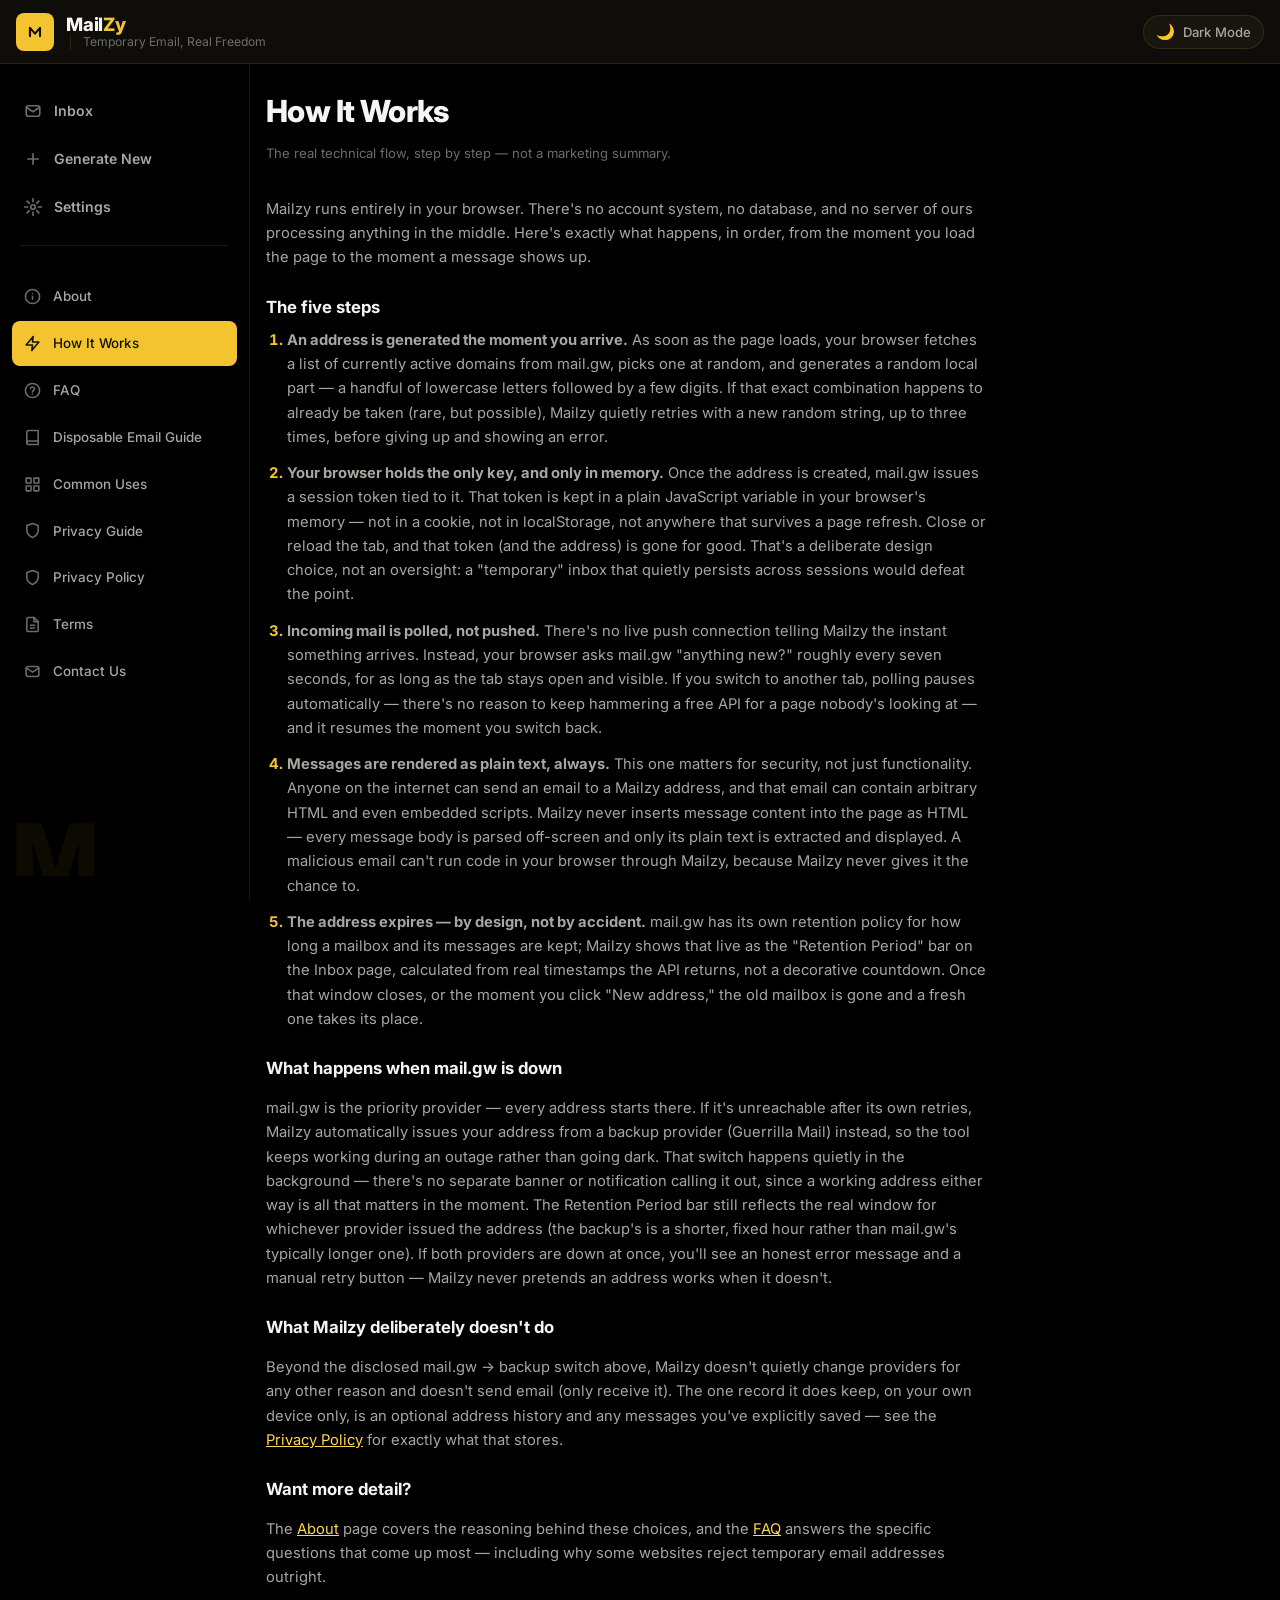
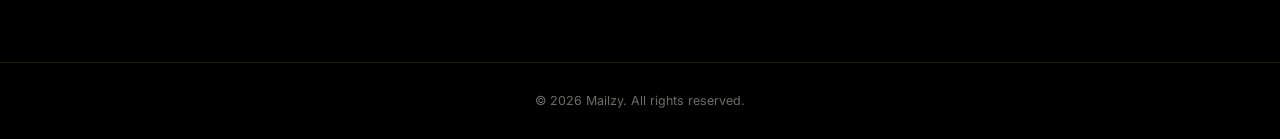
<file: how-it-works.html>
<!doctype html>
<html lang="en">
<head>
  <meta charset="UTF-8" />
  <title>How It Works — Mailzy</title>
  <meta name="viewport" content="width=device-width, initial-scale=1" />
  <meta name="description" content="A step-by-step technical walkthrough of how Mailzy generates a temporary email address, polls for mail, and keeps everything client-side." />
  <meta name="robots" content="index, follow" />
  <meta name="theme-color" content="#000000" />
  <link rel="canonical" href="https://tempmailzy.github.io/how-it-works.html" />

  <link rel="icon" href="favicon.svg" type="image/svg+xml" />
  <link rel="preconnect" href="https://fonts.googleapis.com" />
  <link rel="preconnect" href="https://fonts.gstatic.com" crossorigin />
  <link
    href="https://fonts.googleapis.com/css2?family=Inter:wght@400;500;600;700;800&family=JetBrains+Mono:wght@400;500;600&display=swap"
    rel="stylesheet"
  />
  <link rel="stylesheet" href="css/styles.css?v=5" />

  <script>
    (function () {
      try {
        var stored = localStorage.getItem('theme');
        document.documentElement.dataset.theme = stored === 'light' ? 'light' : 'dark';
      } catch (e) {
        document.documentElement.dataset.theme = 'dark';
      }
    })();
  </script>
</head>
<body>
  <header class="app-header">
    <button type="button" class="sidebar-toggle" id="sidebarToggleBtn" aria-label="Toggle menu" aria-expanded="false" aria-controls="sidebar">
      <svg viewBox="0 0 24 24" width="18" height="18" fill="none" stroke="currentColor" stroke-width="2.2" stroke-linecap="round" stroke-linejoin="round" aria-hidden="true"><path d="M3 6h18M3 12h18M3 18h18" /></svg>
    </button>
    <a class="app-header__brand" href="index.html">
      <span class="app-header__logo" aria-hidden="true">
        <svg viewBox="0 0 24 24" width="20" height="20" fill="none" stroke="currentColor" stroke-width="2.6" stroke-linecap="round" stroke-linejoin="round">
          <path d="M6 17V7l6 7 6-7v10" />
        </svg>
      </span>
      <span class="app-header__brandtext">
        <span class="app-header__name">Mail<span class="accent">Zy</span></span>
        <span class="app-header__tagline">Temporary Email, Real Freedom</span>
      </span>
    </a>
    <div class="app-header__actions">
      <button type="button" class="theme-toggle" id="themeToggleBtn" aria-pressed="false">
        <span class="theme-toggle__icon" id="themeToggleIcon" aria-hidden="true">🌙</span>
        <span id="themeToggleLabel">Dark Mode</span>
      </button>
    </div>
  </header>

  <div class="shell">
    <div class="sidebar-scrim" id="sidebarScrim" hidden></div>

    <aside class="sidebar" id="sidebar">
      <nav class="sidebar__nav" aria-label="App">
        <a class="sidebar__item" href="index.html">
          <svg viewBox="0 0 24 24" width="18" height="18" fill="none" stroke="currentColor" stroke-width="2.2" stroke-linecap="round" stroke-linejoin="round" aria-hidden="true"><rect x="3" y="5" width="18" height="14" rx="3" /><path d="m3 7 9 6 9-6" /></svg>
          <span>Inbox</span>
        </a>
        <a class="sidebar__item" href="index.html">
          <svg viewBox="0 0 24 24" width="18" height="18" fill="none" stroke="currentColor" stroke-width="2.2" stroke-linecap="round" stroke-linejoin="round" aria-hidden="true"><path d="M12 5v14M5 12h14" /></svg>
          <span>Generate New</span>
        </a>
        <a class="sidebar__item" href="settings.html">
          <svg viewBox="0 0 24 24" width="18" height="18" fill="none" stroke="currentColor" stroke-width="2.2" stroke-linecap="round" stroke-linejoin="round" aria-hidden="true"><circle cx="12" cy="12" r="3" /><path d="M12 1v4M12 19v4M4.2 4.2l2.9 2.9M16.9 16.9l2.9 2.9M1 12h4M19 12h4M4.2 19.8l2.9-2.9M16.9 7.1l2.9-2.9" /></svg>
          <span>Settings</span>
        </a>
      </nav>

      <div class="sidebar__divider" role="separator"></div>

      <nav class="sidebar__nav sidebar__nav--secondary" aria-label="Resources">
        <a class="sidebar__item" href="about.html">
          <svg viewBox="0 0 24 24" width="17" height="17" fill="none" stroke="currentColor" stroke-width="2.2" stroke-linecap="round" stroke-linejoin="round" aria-hidden="true"><circle cx="12" cy="12" r="10" /><path d="M12 16v-4M12 8h.01" /></svg>
          <span>About</span>
        </a>
        <a class="sidebar__item is-active" href="how-it-works.html">
          <svg viewBox="0 0 24 24" width="17" height="17" fill="none" stroke="currentColor" stroke-width="2.2" stroke-linecap="round" stroke-linejoin="round" aria-hidden="true"><path d="M13 2 3 14h9l-1 8 10-12h-9l1-8z" /></svg>
          <span>How It Works</span>
        </a>
        <a class="sidebar__item" href="faq.html">
          <svg viewBox="0 0 24 24" width="17" height="17" fill="none" stroke="currentColor" stroke-width="2.2" stroke-linecap="round" stroke-linejoin="round" aria-hidden="true"><circle cx="12" cy="12" r="10" /><path d="M9.09 9a3 3 0 0 1 5.83 1c0 2-3 2-3 4" /><path d="M12 17h.01" /></svg>
          <span>FAQ</span>
        </a>
        <a class="sidebar__item" href="disposable-email-guide.html">
          <svg viewBox="0 0 24 24" width="17" height="17" fill="none" stroke="currentColor" stroke-width="2.2" stroke-linecap="round" stroke-linejoin="round" aria-hidden="true"><path d="M4 19.5A2.5 2.5 0 0 1 6.5 17H20" /><path d="M6.5 2H20v20H6.5A2.5 2.5 0 0 1 4 19.5v-15A2.5 2.5 0 0 1 6.5 2z" /></svg>
          <span>Disposable Email Guide</span>
        </a>
        <a class="sidebar__item" href="temp-email-uses.html">
          <svg viewBox="0 0 24 24" width="17" height="17" fill="none" stroke="currentColor" stroke-width="2.2" stroke-linecap="round" stroke-linejoin="round" aria-hidden="true"><rect x="3" y="3" width="7" height="7" rx="1" /><rect x="14" y="3" width="7" height="7" rx="1" /><rect x="3" y="14" width="7" height="7" rx="1" /><rect x="14" y="14" width="7" height="7" rx="1" /></svg>
          <span>Common Uses</span>
        </a>
        <a class="sidebar__item" href="online-privacy-guide.html">
          <svg viewBox="0 0 24 24" width="17" height="17" fill="none" stroke="currentColor" stroke-width="2.2" stroke-linecap="round" stroke-linejoin="round" aria-hidden="true"><path d="M12 22s8-4 8-10V5l-8-3-8 3v7c0 6 8 10 8 10z" /></svg>
          <span>Privacy Guide</span>
        </a>
        <a class="sidebar__item" href="privacy.html">
          <svg viewBox="0 0 24 24" width="17" height="17" fill="none" stroke="currentColor" stroke-width="2.2" stroke-linecap="round" stroke-linejoin="round" aria-hidden="true"><path d="M12 22s8-4 8-10V5l-8-3-8 3v7c0 6 8 10 8 10z" /></svg>
          <span>Privacy Policy</span>
        </a>
        <a class="sidebar__item" href="terms.html">
          <svg viewBox="0 0 24 24" width="17" height="17" fill="none" stroke="currentColor" stroke-width="2.2" stroke-linecap="round" stroke-linejoin="round" aria-hidden="true"><path d="M14 2H6a2 2 0 0 0-2 2v16a2 2 0 0 0 2 2h12a2 2 0 0 0 2-2V8z" /><path d="M14 2v6h6" /><path d="M9 13h6M9 17h6" /></svg>
          <span>Terms</span>
        </a>
        <a class="sidebar__item" href="contact.html">
          <svg viewBox="0 0 24 24" width="17" height="17" fill="none" stroke="currentColor" stroke-width="2.2" stroke-linecap="round" stroke-linejoin="round" aria-hidden="true"><rect x="3" y="5" width="18" height="14" rx="3" /><path d="m3 7 9 6 9-6" /></svg>
          <span>Contact Us</span>
        </a>
      </nav>

      <div class="sidebar__watermark" aria-hidden="true">M</div>
    </aside>

    <main class="shell__main">
      <article class="legal-page">
      <h1>How It Works</h1>
      <p class="legal-updated">The real technical flow, step by step &mdash; not a marketing summary.</p>

      <section>
        <p>
          Mailzy runs entirely in your browser. There's no account system, no database, and no server of
          ours processing anything in the middle. Here's exactly what happens, in order, from the moment
          you load the page to the moment a message shows up.
        </p>
      </section>

      <section>
        <h2>The five steps</h2>
        <ol>
          <li>
            <strong>An address is generated the moment you arrive.</strong>
            As soon as the page loads, your browser fetches a list of currently active domains from
            mail.gw, picks one at random, and generates a random local part &mdash; a handful of lowercase
            letters followed by a few digits. If that exact combination happens to already be taken (rare,
            but possible), Mailzy quietly retries with a new random string, up to three times, before
            giving up and showing an error.
          </li>
          <li>
            <strong>Your browser holds the only key, and only in memory.</strong>
            Once the address is created, mail.gw issues a session token tied to it. That token is kept in
            a plain JavaScript variable in your browser's memory &mdash; not in a cookie, not in
            localStorage, not anywhere that survives a page refresh. Close or reload the tab, and that
            token (and the address) is gone for good. That's a deliberate design choice, not an
            oversight: a "temporary" inbox that quietly persists across sessions would defeat the point.
          </li>
          <li>
            <strong>Incoming mail is polled, not pushed.</strong>
            There's no live push connection telling Mailzy the instant something arrives. Instead, your
            browser asks mail.gw "anything new?" roughly every seven seconds, for as long as the tab stays
            open and visible. If you switch to another tab, polling pauses automatically &mdash; there's
            no reason to keep hammering a free API for a page nobody's looking at &mdash; and it resumes
            the moment you switch back.
          </li>
          <li>
            <strong>Messages are rendered as plain text, always.</strong>
            This one matters for security, not just functionality. Anyone on the internet can send an
            email to a Mailzy address, and that email can contain arbitrary HTML and even embedded
            scripts. Mailzy never inserts message content into the page as HTML &mdash; every message body
            is parsed off-screen and only its plain text is extracted and displayed. A malicious email
            can't run code in your browser through Mailzy, because Mailzy never gives it the chance to.
          </li>
          <li>
            <strong>The address expires &mdash; by design, not by accident.</strong>
            mail.gw has its own retention policy for how long a mailbox and its messages are kept; Mailzy
            shows that live as the "Retention Period" bar on the Inbox page, calculated from real
            timestamps the API returns, not a decorative countdown. Once that window closes, or the moment
            you click "New address," the old mailbox is gone and a fresh one takes its place.
          </li>
        </ol>
      </section>

      <section>
        <h2>What happens when mail.gw is down</h2>
        <p>
          mail.gw is the priority provider &mdash; every address starts there. If it's unreachable after
          its own retries, Mailzy automatically issues your address from a backup provider (Guerrilla
          Mail) instead, so the tool keeps working during an outage rather than going dark. That switch
          happens quietly in the background &mdash; there's no separate banner or notification calling it
          out, since a working address either way is all that matters in the moment. The Retention Period
          bar still reflects the real window for whichever provider issued the address (the backup's is a
          shorter, fixed hour rather than mail.gw's typically longer one). If both providers are down at
          once, you'll see an honest error message and a manual retry button &mdash; Mailzy never pretends
          an address works when it doesn't.
        </p>
      </section>

      <section>
        <h2>What Mailzy deliberately doesn't do</h2>
        <p>
          Beyond the disclosed mail.gw &rarr; backup switch above, Mailzy doesn't quietly change providers
          for any other reason and doesn't send email (only receive it). The one record it does keep,
          on your own device only, is an optional address history and any messages you've explicitly
          saved &mdash; see the <a href="privacy.html">Privacy Policy</a> for exactly what that stores.
        </p>
      </section>

      <section>
        <h2>Want more detail?</h2>
        <p>
          The <a href="about.html">About</a> page covers the reasoning behind these choices, and the
          <a href="faq.html">FAQ</a> answers the specific questions that come up most &mdash; including
          why some websites reject temporary email addresses outright.
        </p>
      </section>
      </article>
    </main>
  </div>

  <footer class="site-footer">
    <p>&copy; <span id="footerYear"></span> Mailzy. All rights reserved.</p>
  </footer>

  <script src="js/shell.js?v=5"></script>
  <script src="js/reveal.js?v=5"></script>
</body>
</html>
</file>
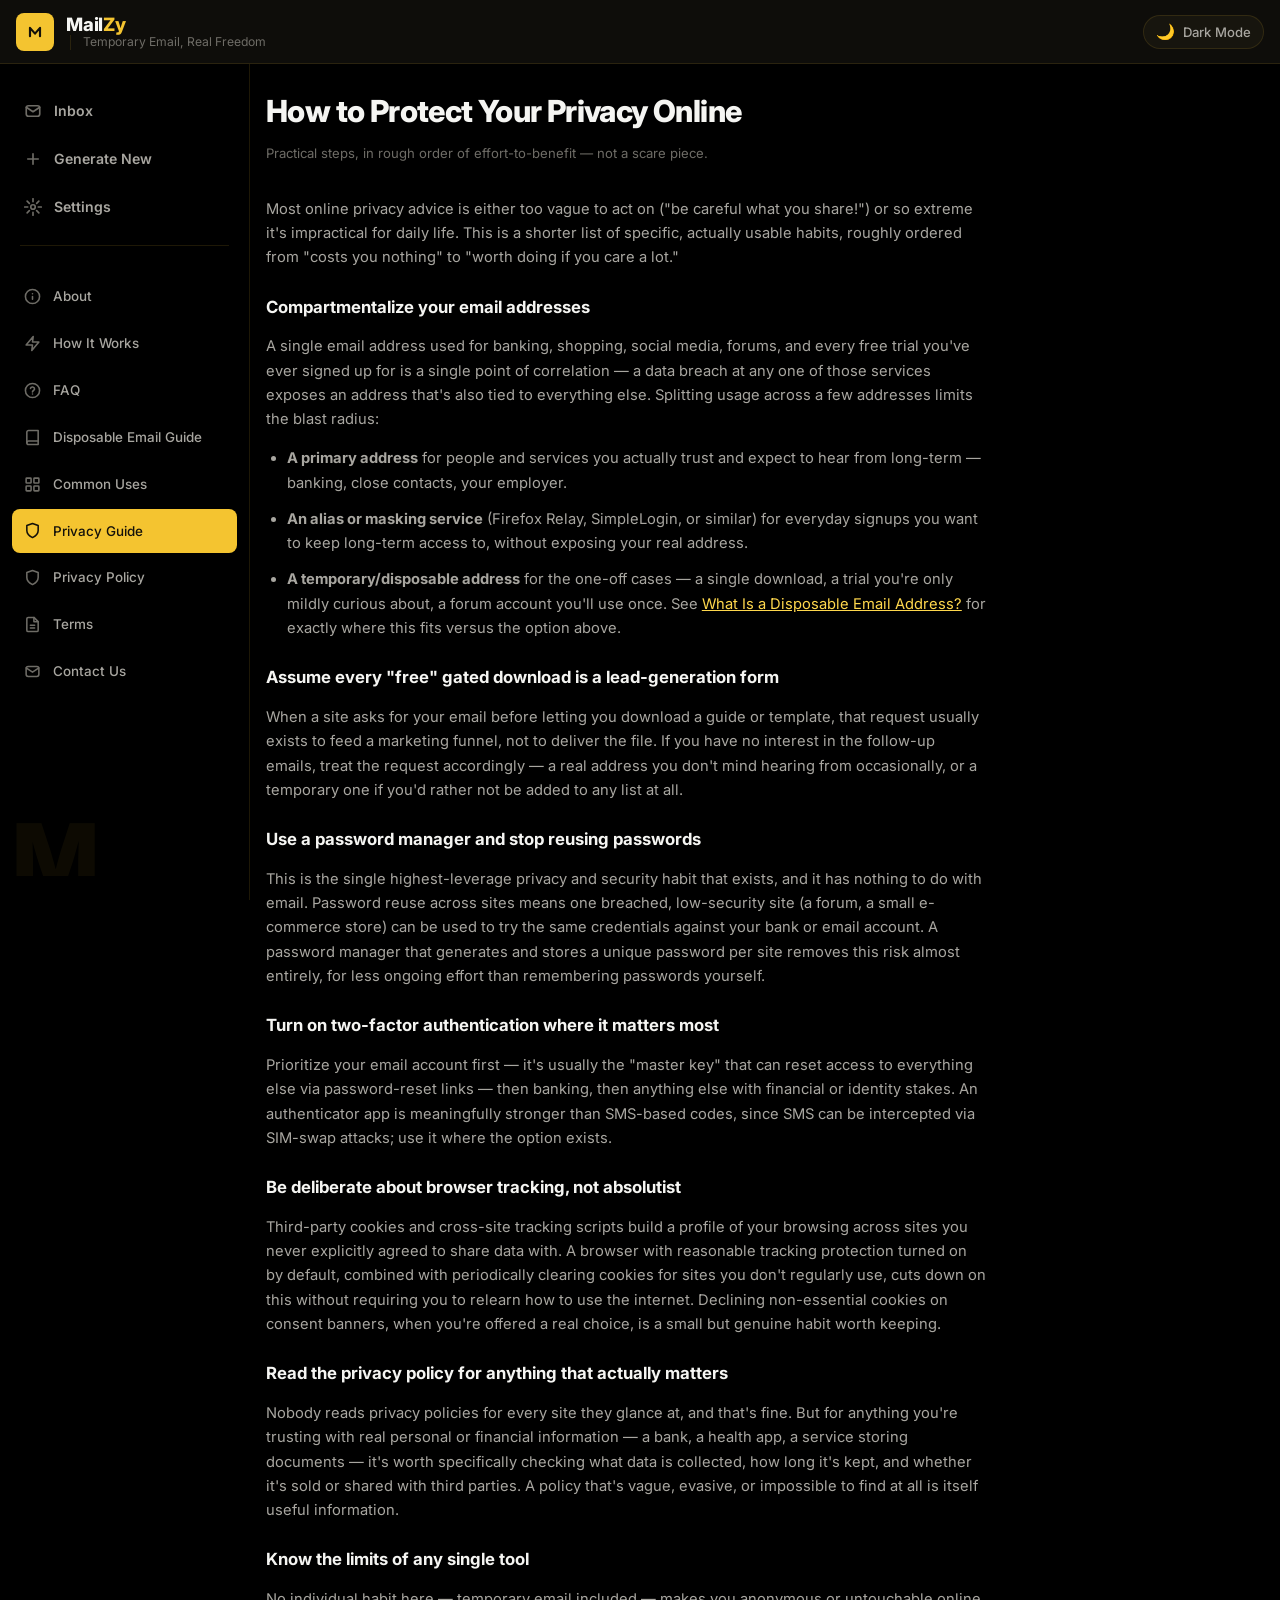
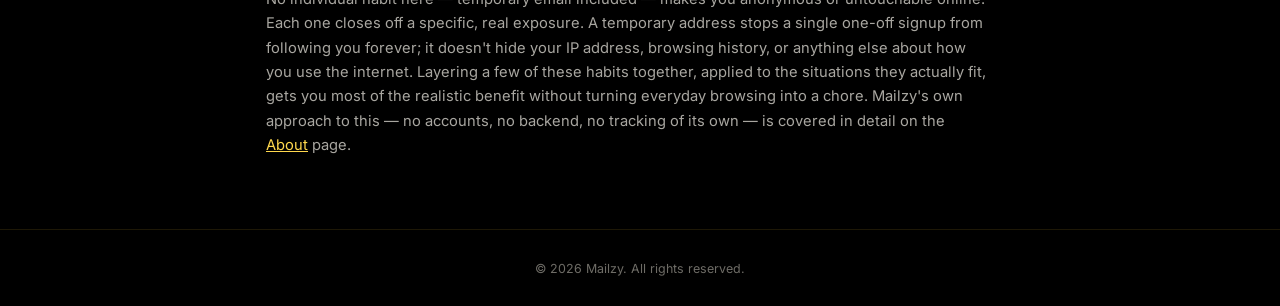
<file: online-privacy-guide.html>
<!doctype html>
<html lang="en">
<head>
  <meta charset="UTF-8" />
  <title>How to Protect Your Privacy Online — Mailzy</title>
  <meta name="viewport" content="width=device-width, initial-scale=1" />
  <meta name="description" content="Practical, specific steps for reducing how much of your personal data gets collected online — email hygiene, tracking, passwords, and where temporary email actually fits in." />
  <meta name="robots" content="index, follow" />
  <meta name="theme-color" content="#000000" />
  <link rel="canonical" href="https://tempmailzy.github.io/online-privacy-guide.html" />

  <link rel="icon" href="favicon.svg" type="image/svg+xml" />
  <link rel="preconnect" href="https://fonts.googleapis.com" />
  <link rel="preconnect" href="https://fonts.gstatic.com" crossorigin />
  <link
    href="https://fonts.googleapis.com/css2?family=Inter:wght@400;500;600;700;800&family=JetBrains+Mono:wght@400;500;600&display=swap"
    rel="stylesheet"
  />
  <link rel="stylesheet" href="css/styles.css?v=5" />

  <script type="application/ld+json">
    {
      "@context": "https://schema.org",
      "@type": "Article",
      "headline": "How to Protect Your Privacy Online",
      "description": "Practical steps for reducing how much personal data gets collected online, including where temporary email fits in.",
      "url": "https://tempmailzy.github.io/online-privacy-guide.html",
      "publisher": { "@type": "Organization", "name": "Mailzy" }
    }
  </script>

  <script>
    (function () {
      try {
        var stored = localStorage.getItem('theme');
        document.documentElement.dataset.theme = stored === 'light' ? 'light' : 'dark';
      } catch (e) {
        document.documentElement.dataset.theme = 'dark';
      }
    })();
  </script>
</head>
<body>
  <header class="app-header">
    <button type="button" class="sidebar-toggle" id="sidebarToggleBtn" aria-label="Toggle menu" aria-expanded="false" aria-controls="sidebar">
      <svg viewBox="0 0 24 24" width="18" height="18" fill="none" stroke="currentColor" stroke-width="2.2" stroke-linecap="round" stroke-linejoin="round" aria-hidden="true"><path d="M3 6h18M3 12h18M3 18h18" /></svg>
    </button>
    <a class="app-header__brand" href="index.html">
      <span class="app-header__logo" aria-hidden="true">
        <svg viewBox="0 0 24 24" width="20" height="20" fill="none" stroke="currentColor" stroke-width="2.6" stroke-linecap="round" stroke-linejoin="round">
          <path d="M6 17V7l6 7 6-7v10" />
        </svg>
      </span>
      <span class="app-header__brandtext">
        <span class="app-header__name">Mail<span class="accent">Zy</span></span>
        <span class="app-header__tagline">Temporary Email, Real Freedom</span>
      </span>
    </a>
    <div class="app-header__actions">
      <button type="button" class="theme-toggle" id="themeToggleBtn" aria-pressed="false">
        <span class="theme-toggle__icon" id="themeToggleIcon" aria-hidden="true">🌙</span>
        <span id="themeToggleLabel">Dark Mode</span>
      </button>
    </div>
  </header>

  <div class="shell">
    <div class="sidebar-scrim" id="sidebarScrim" hidden></div>

    <aside class="sidebar" id="sidebar">
      <nav class="sidebar__nav" aria-label="App">
        <a class="sidebar__item" href="index.html">
          <svg viewBox="0 0 24 24" width="18" height="18" fill="none" stroke="currentColor" stroke-width="2.2" stroke-linecap="round" stroke-linejoin="round" aria-hidden="true"><rect x="3" y="5" width="18" height="14" rx="3" /><path d="m3 7 9 6 9-6" /></svg>
          <span>Inbox</span>
        </a>
        <a class="sidebar__item" href="index.html">
          <svg viewBox="0 0 24 24" width="18" height="18" fill="none" stroke="currentColor" stroke-width="2.2" stroke-linecap="round" stroke-linejoin="round" aria-hidden="true"><path d="M12 5v14M5 12h14" /></svg>
          <span>Generate New</span>
        </a>
        <a class="sidebar__item" href="settings.html">
          <svg viewBox="0 0 24 24" width="18" height="18" fill="none" stroke="currentColor" stroke-width="2.2" stroke-linecap="round" stroke-linejoin="round" aria-hidden="true"><circle cx="12" cy="12" r="3" /><path d="M12 1v4M12 19v4M4.2 4.2l2.9 2.9M16.9 16.9l2.9 2.9M1 12h4M19 12h4M4.2 19.8l2.9-2.9M16.9 7.1l2.9-2.9" /></svg>
          <span>Settings</span>
        </a>
      </nav>

      <div class="sidebar__divider" role="separator"></div>

      <nav class="sidebar__nav sidebar__nav--secondary" aria-label="Resources">
        <a class="sidebar__item" href="about.html">
          <svg viewBox="0 0 24 24" width="17" height="17" fill="none" stroke="currentColor" stroke-width="2.2" stroke-linecap="round" stroke-linejoin="round" aria-hidden="true"><circle cx="12" cy="12" r="10" /><path d="M12 16v-4M12 8h.01" /></svg>
          <span>About</span>
        </a>
        <a class="sidebar__item" href="how-it-works.html">
          <svg viewBox="0 0 24 24" width="17" height="17" fill="none" stroke="currentColor" stroke-width="2.2" stroke-linecap="round" stroke-linejoin="round" aria-hidden="true"><path d="M13 2 3 14h9l-1 8 10-12h-9l1-8z" /></svg>
          <span>How It Works</span>
        </a>
        <a class="sidebar__item" href="faq.html">
          <svg viewBox="0 0 24 24" width="17" height="17" fill="none" stroke="currentColor" stroke-width="2.2" stroke-linecap="round" stroke-linejoin="round" aria-hidden="true"><circle cx="12" cy="12" r="10" /><path d="M9.09 9a3 3 0 0 1 5.83 1c0 2-3 2-3 4" /><path d="M12 17h.01" /></svg>
          <span>FAQ</span>
        </a>
        <a class="sidebar__item" href="disposable-email-guide.html">
          <svg viewBox="0 0 24 24" width="17" height="17" fill="none" stroke="currentColor" stroke-width="2.2" stroke-linecap="round" stroke-linejoin="round" aria-hidden="true"><path d="M4 19.5A2.5 2.5 0 0 1 6.5 17H20" /><path d="M6.5 2H20v20H6.5A2.5 2.5 0 0 1 4 19.5v-15A2.5 2.5 0 0 1 6.5 2z" /></svg>
          <span>Disposable Email Guide</span>
        </a>
        <a class="sidebar__item" href="temp-email-uses.html">
          <svg viewBox="0 0 24 24" width="17" height="17" fill="none" stroke="currentColor" stroke-width="2.2" stroke-linecap="round" stroke-linejoin="round" aria-hidden="true"><rect x="3" y="3" width="7" height="7" rx="1" /><rect x="14" y="3" width="7" height="7" rx="1" /><rect x="3" y="14" width="7" height="7" rx="1" /><rect x="14" y="14" width="7" height="7" rx="1" /></svg>
          <span>Common Uses</span>
        </a>
        <a class="sidebar__item is-active" href="online-privacy-guide.html">
          <svg viewBox="0 0 24 24" width="17" height="17" fill="none" stroke="currentColor" stroke-width="2.2" stroke-linecap="round" stroke-linejoin="round" aria-hidden="true"><path d="M12 22s8-4 8-10V5l-8-3-8 3v7c0 6 8 10 8 10z" /></svg>
          <span>Privacy Guide</span>
        </a>
        <a class="sidebar__item" href="privacy.html">
          <svg viewBox="0 0 24 24" width="17" height="17" fill="none" stroke="currentColor" stroke-width="2.2" stroke-linecap="round" stroke-linejoin="round" aria-hidden="true"><path d="M12 22s8-4 8-10V5l-8-3-8 3v7c0 6 8 10 8 10z" /></svg>
          <span>Privacy Policy</span>
        </a>
        <a class="sidebar__item" href="terms.html">
          <svg viewBox="0 0 24 24" width="17" height="17" fill="none" stroke="currentColor" stroke-width="2.2" stroke-linecap="round" stroke-linejoin="round" aria-hidden="true"><path d="M14 2H6a2 2 0 0 0-2 2v16a2 2 0 0 0 2 2h12a2 2 0 0 0 2-2V8z" /><path d="M14 2v6h6" /><path d="M9 13h6M9 17h6" /></svg>
          <span>Terms</span>
        </a>
        <a class="sidebar__item" href="contact.html">
          <svg viewBox="0 0 24 24" width="17" height="17" fill="none" stroke="currentColor" stroke-width="2.2" stroke-linecap="round" stroke-linejoin="round" aria-hidden="true"><rect x="3" y="5" width="18" height="14" rx="3" /><path d="m3 7 9 6 9-6" /></svg>
          <span>Contact Us</span>
        </a>
      </nav>

      <div class="sidebar__watermark" aria-hidden="true">M</div>
    </aside>

    <main class="shell__main">
      <article class="legal-page">
      <h1>How to Protect Your Privacy Online</h1>
      <p class="legal-updated">Practical steps, in rough order of effort-to-benefit — not a scare piece.</p>

      <section>
        <p>
          Most online privacy advice is either too vague to act on ("be careful what you share!") or so
          extreme it's impractical for daily life. This is a shorter list of specific, actually usable
          habits, roughly ordered from "costs you nothing" to "worth doing if you care a lot."
        </p>
      </section>

      <section>
        <h2>Compartmentalize your email addresses</h2>
        <p>
          A single email address used for banking, shopping, social media, forums, and every free trial
          you've ever signed up for is a single point of correlation &mdash; a data breach at any one of
          those services exposes an address that's also tied to everything else. Splitting usage across a
          few addresses limits the blast radius:
        </p>
        <ul>
          <li>
            <strong>A primary address</strong> for people and services you actually trust and expect to
            hear from long-term &mdash; banking, close contacts, your employer.
          </li>
          <li>
            <strong>An alias or masking service</strong> (Firefox Relay, SimpleLogin, or similar) for
            everyday signups you want to keep long-term access to, without exposing your real address.
          </li>
          <li>
            <strong>A temporary/disposable address</strong> for the one-off cases &mdash; a single
            download, a trial you're only mildly curious about, a forum account you'll use once. See
            <a href="disposable-email-guide.html">What Is a Disposable Email Address?</a> for exactly where
            this fits versus the option above.
          </li>
        </ul>
      </section>

      <section>
        <h2>Assume every "free" gated download is a lead-generation form</h2>
        <p>
          When a site asks for your email before letting you download a guide or template, that request
          usually exists to feed a marketing funnel, not to deliver the file. If you have no interest in
          the follow-up emails, treat the request accordingly &mdash; a real address you don't mind
          hearing from occasionally, or a temporary one if you'd rather not be added to any list at all.
        </p>
      </section>

      <section>
        <h2>Use a password manager and stop reusing passwords</h2>
        <p>
          This is the single highest-leverage privacy and security habit that exists, and it has nothing
          to do with email. Password reuse across sites means one breached, low-security site (a forum, a
          small e-commerce store) can be used to try the same credentials against your bank or email
          account. A password manager that generates and stores a unique password per site removes this
          risk almost entirely, for less ongoing effort than remembering passwords yourself.
        </p>
      </section>

      <section>
        <h2>Turn on two-factor authentication where it matters most</h2>
        <p>
          Prioritize your email account first &mdash; it's usually the "master key" that can reset access
          to everything else via password-reset links &mdash; then banking, then anything else with
          financial or identity stakes. An authenticator app is meaningfully stronger than SMS-based codes,
          since SMS can be intercepted via SIM-swap attacks; use it where the option exists.
        </p>
      </section>

      <section>
        <h2>Be deliberate about browser tracking, not absolutist</h2>
        <p>
          Third-party cookies and cross-site tracking scripts build a profile of your browsing across
          sites you never explicitly agreed to share data with. A browser with reasonable tracking
          protection turned on by default, combined with periodically clearing cookies for sites you don't
          regularly use, cuts down on this without requiring you to relearn how to use the internet.
          Declining non-essential cookies on consent banners, when you're offered a real choice, is a
          small but genuine habit worth keeping.
        </p>
      </section>

      <section>
        <h2>Read the privacy policy for anything that actually matters</h2>
        <p>
          Nobody reads privacy policies for every site they glance at, and that's fine. But for anything
          you're trusting with real personal or financial information &mdash; a bank, a health app, a
          service storing documents &mdash; it's worth specifically checking what data is collected, how
          long it's kept, and whether it's sold or shared with third parties. A policy that's vague,
          evasive, or impossible to find at all is itself useful information.
        </p>
      </section>

      <section>
        <h2>Know the limits of any single tool</h2>
        <p>
          No individual habit here — temporary email included — makes you anonymous or untouchable online.
          Each one closes off a specific, real exposure. A temporary address stops a single one-off signup
          from following you forever; it doesn't hide your IP address, browsing history, or anything else
          about how you use the internet. Layering a few of these habits together, applied to the
          situations they actually fit, gets you most of the realistic benefit without turning everyday
          browsing into a chore. Mailzy's own approach to this — no accounts, no backend, no tracking of
          its own — is covered in detail on the <a href="about.html">About</a> page.
        </p>
      </section>
      </article>
    </main>
  </div>

  <footer class="site-footer">
    <p>&copy; <span id="footerYear"></span> Mailzy. All rights reserved.</p>
  </footer>

  <script src="js/shell.js?v=5"></script>
  <script src="js/reveal.js?v=5"></script>
</body>
</html>
</file>
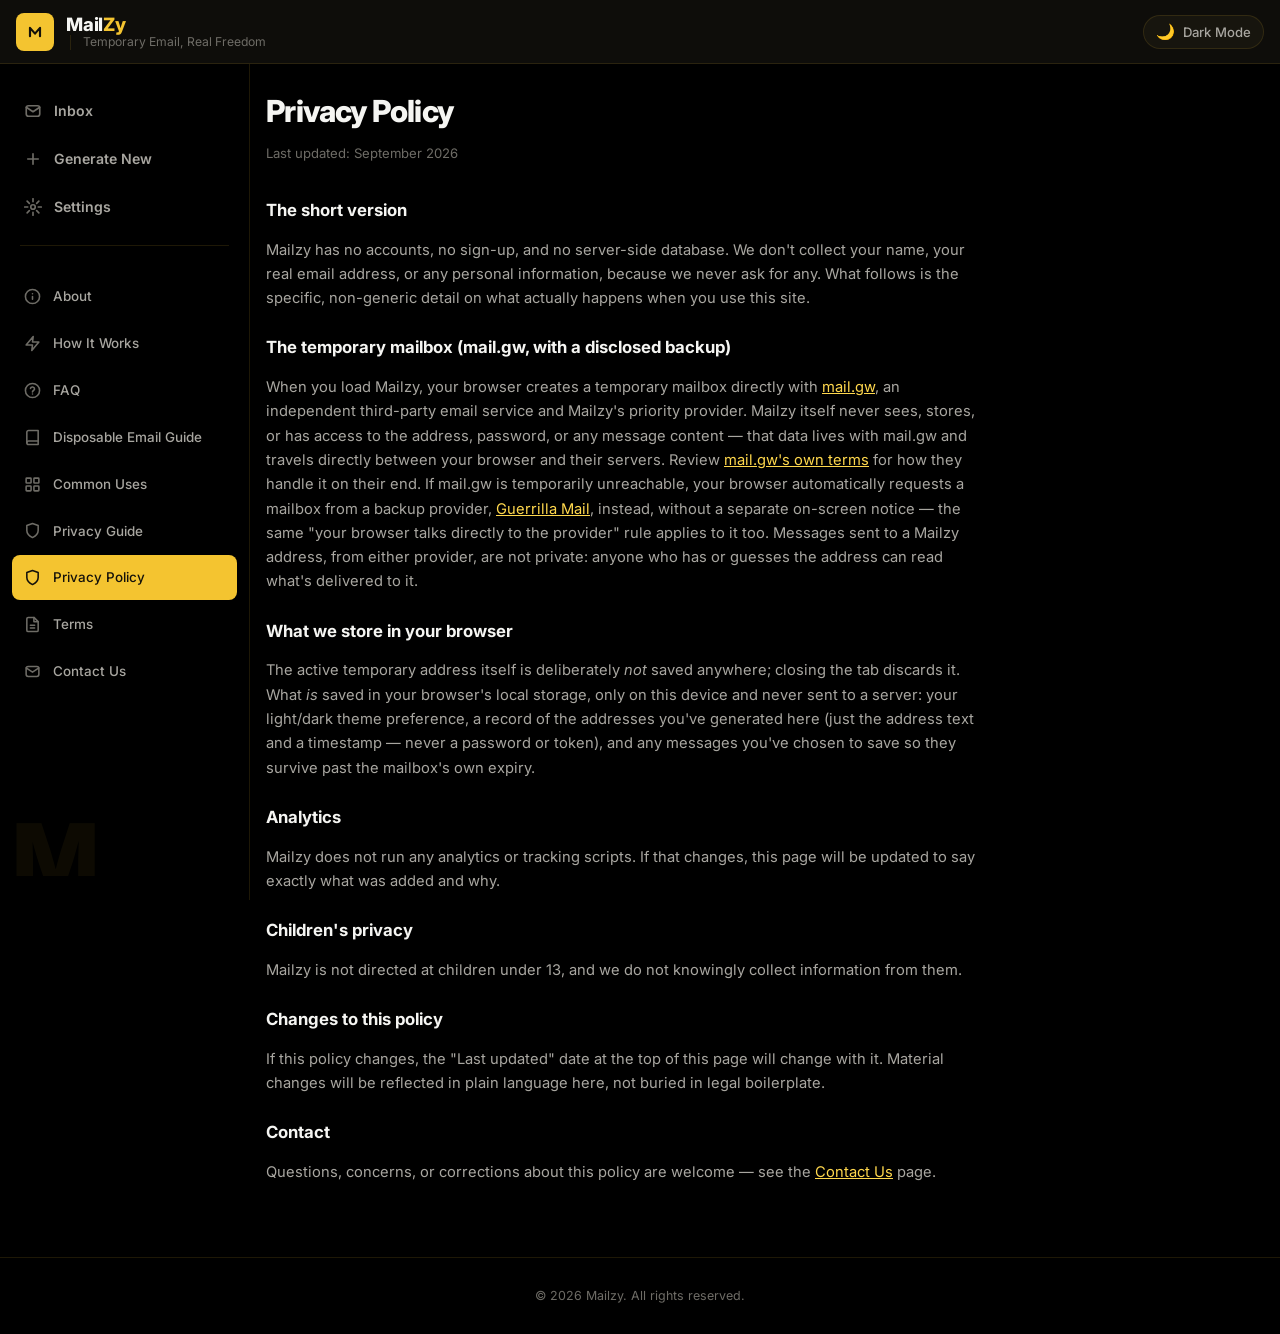
<file: privacy.html>
<!doctype html>
<html lang="en">
<head>
  <meta charset="UTF-8" />
  <title>Privacy Policy — Mailzy</title>
  <meta name="viewport" content="width=device-width, initial-scale=1" />
  <meta name="description" content="What Mailzy does and doesn't collect, and how mail.gw fits in." />
  <meta name="robots" content="index, follow" />
  <meta name="theme-color" content="#000000" />
  <link rel="canonical" href="https://tempmailzy.github.io/privacy.html" />

  <link rel="icon" href="favicon.svg" type="image/svg+xml" />
  <link rel="preconnect" href="https://fonts.googleapis.com" />
  <link rel="preconnect" href="https://fonts.gstatic.com" crossorigin />
  <link
    href="https://fonts.googleapis.com/css2?family=Inter:wght@400;500;600;700;800&family=JetBrains+Mono:wght@400;500;600&display=swap"
    rel="stylesheet"
  />
  <link rel="stylesheet" href="css/styles.css?v=5" />

  <script>
    (function () {
      try {
        var stored = localStorage.getItem('theme');
        document.documentElement.dataset.theme = stored === 'light' ? 'light' : 'dark';
      } catch (e) {
        document.documentElement.dataset.theme = 'dark';
      }
    })();
  </script>
</head>
<body>
  <header class="app-header">
    <button type="button" class="sidebar-toggle" id="sidebarToggleBtn" aria-label="Toggle menu" aria-expanded="false" aria-controls="sidebar">
      <svg viewBox="0 0 24 24" width="18" height="18" fill="none" stroke="currentColor" stroke-width="2.2" stroke-linecap="round" stroke-linejoin="round" aria-hidden="true"><path d="M3 6h18M3 12h18M3 18h18" /></svg>
    </button>
    <a class="app-header__brand" href="index.html">
      <span class="app-header__logo" aria-hidden="true">
        <svg viewBox="0 0 24 24" width="20" height="20" fill="none" stroke="currentColor" stroke-width="2.6" stroke-linecap="round" stroke-linejoin="round">
          <path d="M6 17V7l6 7 6-7v10" />
        </svg>
      </span>
      <span class="app-header__brandtext">
        <span class="app-header__name">Mail<span class="accent">Zy</span></span>
        <span class="app-header__tagline">Temporary Email, Real Freedom</span>
      </span>
    </a>
    <div class="app-header__actions">
      <button type="button" class="theme-toggle" id="themeToggleBtn" aria-pressed="false">
        <span class="theme-toggle__icon" id="themeToggleIcon" aria-hidden="true">🌙</span>
        <span id="themeToggleLabel">Dark Mode</span>
      </button>
    </div>
  </header>

  <div class="shell">
    <div class="sidebar-scrim" id="sidebarScrim" hidden></div>

    <aside class="sidebar" id="sidebar">
      <nav class="sidebar__nav" aria-label="App">
        <a class="sidebar__item" href="index.html">
          <svg viewBox="0 0 24 24" width="18" height="18" fill="none" stroke="currentColor" stroke-width="2.2" stroke-linecap="round" stroke-linejoin="round" aria-hidden="true"><rect x="3" y="5" width="18" height="14" rx="3" /><path d="m3 7 9 6 9-6" /></svg>
          <span>Inbox</span>
        </a>
        <a class="sidebar__item" href="index.html">
          <svg viewBox="0 0 24 24" width="18" height="18" fill="none" stroke="currentColor" stroke-width="2.2" stroke-linecap="round" stroke-linejoin="round" aria-hidden="true"><path d="M12 5v14M5 12h14" /></svg>
          <span>Generate New</span>
        </a>
        <a class="sidebar__item" href="settings.html">
          <svg viewBox="0 0 24 24" width="18" height="18" fill="none" stroke="currentColor" stroke-width="2.2" stroke-linecap="round" stroke-linejoin="round" aria-hidden="true"><circle cx="12" cy="12" r="3" /><path d="M12 1v4M12 19v4M4.2 4.2l2.9 2.9M16.9 16.9l2.9 2.9M1 12h4M19 12h4M4.2 19.8l2.9-2.9M16.9 7.1l2.9-2.9" /></svg>
          <span>Settings</span>
        </a>
      </nav>

      <div class="sidebar__divider" role="separator"></div>

      <nav class="sidebar__nav sidebar__nav--secondary" aria-label="Resources">
        <a class="sidebar__item" href="about.html">
          <svg viewBox="0 0 24 24" width="17" height="17" fill="none" stroke="currentColor" stroke-width="2.2" stroke-linecap="round" stroke-linejoin="round" aria-hidden="true"><circle cx="12" cy="12" r="10" /><path d="M12 16v-4M12 8h.01" /></svg>
          <span>About</span>
        </a>
        <a class="sidebar__item" href="how-it-works.html">
          <svg viewBox="0 0 24 24" width="17" height="17" fill="none" stroke="currentColor" stroke-width="2.2" stroke-linecap="round" stroke-linejoin="round" aria-hidden="true"><path d="M13 2 3 14h9l-1 8 10-12h-9l1-8z" /></svg>
          <span>How It Works</span>
        </a>
        <a class="sidebar__item" href="faq.html">
          <svg viewBox="0 0 24 24" width="17" height="17" fill="none" stroke="currentColor" stroke-width="2.2" stroke-linecap="round" stroke-linejoin="round" aria-hidden="true"><circle cx="12" cy="12" r="10" /><path d="M9.09 9a3 3 0 0 1 5.83 1c0 2-3 2-3 4" /><path d="M12 17h.01" /></svg>
          <span>FAQ</span>
        </a>
        <a class="sidebar__item" href="disposable-email-guide.html">
          <svg viewBox="0 0 24 24" width="17" height="17" fill="none" stroke="currentColor" stroke-width="2.2" stroke-linecap="round" stroke-linejoin="round" aria-hidden="true"><path d="M4 19.5A2.5 2.5 0 0 1 6.5 17H20" /><path d="M6.5 2H20v20H6.5A2.5 2.5 0 0 1 4 19.5v-15A2.5 2.5 0 0 1 6.5 2z" /></svg>
          <span>Disposable Email Guide</span>
        </a>
        <a class="sidebar__item" href="temp-email-uses.html">
          <svg viewBox="0 0 24 24" width="17" height="17" fill="none" stroke="currentColor" stroke-width="2.2" stroke-linecap="round" stroke-linejoin="round" aria-hidden="true"><rect x="3" y="3" width="7" height="7" rx="1" /><rect x="14" y="3" width="7" height="7" rx="1" /><rect x="3" y="14" width="7" height="7" rx="1" /><rect x="14" y="14" width="7" height="7" rx="1" /></svg>
          <span>Common Uses</span>
        </a>
        <a class="sidebar__item" href="online-privacy-guide.html">
          <svg viewBox="0 0 24 24" width="17" height="17" fill="none" stroke="currentColor" stroke-width="2.2" stroke-linecap="round" stroke-linejoin="round" aria-hidden="true"><path d="M12 22s8-4 8-10V5l-8-3-8 3v7c0 6 8 10 8 10z" /></svg>
          <span>Privacy Guide</span>
        </a>
        <a class="sidebar__item is-active" href="privacy.html">
          <svg viewBox="0 0 24 24" width="17" height="17" fill="none" stroke="currentColor" stroke-width="2.2" stroke-linecap="round" stroke-linejoin="round" aria-hidden="true"><path d="M12 22s8-4 8-10V5l-8-3-8 3v7c0 6 8 10 8 10z" /></svg>
          <span>Privacy Policy</span>
        </a>
        <a class="sidebar__item" href="terms.html">
          <svg viewBox="0 0 24 24" width="17" height="17" fill="none" stroke="currentColor" stroke-width="2.2" stroke-linecap="round" stroke-linejoin="round" aria-hidden="true"><path d="M14 2H6a2 2 0 0 0-2 2v16a2 2 0 0 0 2 2h12a2 2 0 0 0 2-2V8z" /><path d="M14 2v6h6" /><path d="M9 13h6M9 17h6" /></svg>
          <span>Terms</span>
        </a>
        <a class="sidebar__item" href="contact.html">
          <svg viewBox="0 0 24 24" width="17" height="17" fill="none" stroke="currentColor" stroke-width="2.2" stroke-linecap="round" stroke-linejoin="round" aria-hidden="true"><rect x="3" y="5" width="18" height="14" rx="3" /><path d="m3 7 9 6 9-6" /></svg>
          <span>Contact Us</span>
        </a>
      </nav>

      <div class="sidebar__watermark" aria-hidden="true">M</div>
    </aside>

    <main class="shell__main">
      <article class="legal-page">
      <h1>Privacy Policy</h1>
      <p class="legal-updated">Last updated: September 2026</p>

      <section>
        <h2>The short version</h2>
        <p>
          Mailzy has no accounts, no sign-up, and no server-side database. We don't collect your name,
          your real email address, or any personal information, because we never ask for any. What
          follows is the specific, non-generic detail on what actually happens when you use this site.
        </p>
      </section>

      <section>
        <h2>The temporary mailbox (mail.gw, with a disclosed backup)</h2>
        <p>
          When you load Mailzy, your browser creates a temporary mailbox directly with
          <a href="https://mail.gw" rel="noopener noreferrer" target="_blank">mail.gw</a>, an independent
          third-party email service and Mailzy's priority provider. Mailzy itself never sees, stores, or
          has access to the address, password, or any message content &mdash; that data lives with
          mail.gw and travels directly between your browser and their servers. Review
          <a href="https://mail.gw" rel="noopener noreferrer" target="_blank">mail.gw's own terms</a>
          for how they handle it on their end. If mail.gw is temporarily unreachable, your browser
          automatically requests a mailbox from a backup provider,
          <a href="https://www.guerrillamail.com" rel="noopener noreferrer" target="_blank">Guerrilla Mail</a>,
          instead, without a separate on-screen notice &mdash; the same "your browser talks directly to
          the provider" rule applies to it too. Messages sent to a
          Mailzy address, from either provider, are not private: anyone who has or guesses the address
          can read what's delivered to it.
        </p>
      </section>

      <section>
        <h2>What we store in your browser</h2>
        <p>
          The active temporary address itself is deliberately <em>not</em> saved anywhere; closing the
          tab discards it. What <em>is</em> saved in your browser's local storage, only on this device
          and never sent to a server: your light/dark theme preference, a record of the addresses
          you've generated here (just the address text and a timestamp &mdash; never a password or
          token), and any messages you've chosen to save so they survive past the mailbox's own expiry.
        </p>
      </section>

      <section>
        <h2>Analytics</h2>
        <p>
          Mailzy does not run any analytics or tracking scripts. If that changes, this page will be
          updated to say exactly what was added and why.
        </p>
      </section>

      <section>
        <h2>Children's privacy</h2>
        <p>
          Mailzy is not directed at children under 13, and we do not knowingly collect information from
          them.
        </p>
      </section>

      <section>
        <h2>Changes to this policy</h2>
        <p>
          If this policy changes, the "Last updated" date at the top of this page will change with it.
          Material changes will be reflected in plain language here, not buried in legal boilerplate.
        </p>
      </section>

      <section>
        <h2>Contact</h2>
        <p>
          Questions, concerns, or corrections about this policy are welcome &mdash; see the
          <a href="contact.html">Contact Us</a> page.
        </p>
      </section>
      </article>
    </main>
  </div>

  <footer class="site-footer">
    <p>&copy; <span id="footerYear"></span> Mailzy. All rights reserved.</p>
  </footer>

  <script src="js/shell.js?v=5"></script>
  <script src="js/reveal.js?v=5"></script>
</body>
</html>
</file>
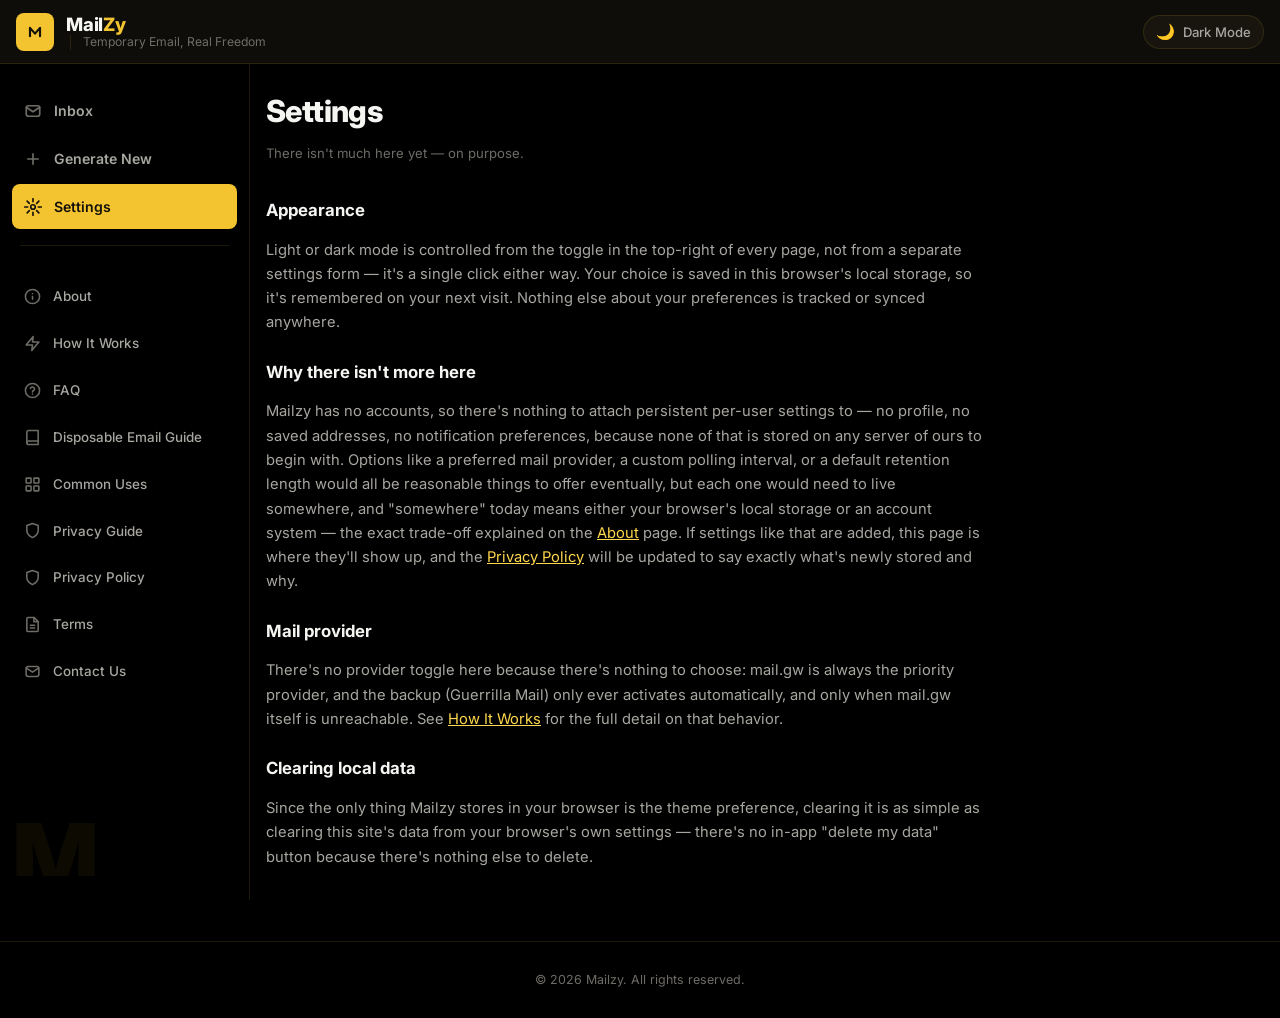
<file: settings.html>
<!doctype html>
<html lang="en">
<head>
  <meta charset="UTF-8" />
  <title>Settings — Mailzy</title>
  <meta name="viewport" content="width=device-width, initial-scale=1" />
  <meta name="description" content="Mailzy's settings — what's configurable today (appearance) and why there isn't more, given there are no accounts to attach preferences to." />
  <meta name="robots" content="index, follow" />
  <meta name="theme-color" content="#000000" />
  <link rel="canonical" href="https://tempmailzy.github.io/settings.html" />

  <link rel="icon" href="favicon.svg" type="image/svg+xml" />
  <link rel="preconnect" href="https://fonts.googleapis.com" />
  <link rel="preconnect" href="https://fonts.gstatic.com" crossorigin />
  <link
    href="https://fonts.googleapis.com/css2?family=Inter:wght@400;500;600;700;800&family=JetBrains+Mono:wght@400;500;600&display=swap"
    rel="stylesheet"
  />
  <link rel="stylesheet" href="css/styles.css?v=5" />

  <script>
    (function () {
      try {
        var stored = localStorage.getItem('theme');
        document.documentElement.dataset.theme = stored === 'light' ? 'light' : 'dark';
      } catch (e) {
        document.documentElement.dataset.theme = 'dark';
      }
    })();
  </script>
</head>
<body>
  <header class="app-header">
    <button type="button" class="sidebar-toggle" id="sidebarToggleBtn" aria-label="Toggle menu" aria-expanded="false" aria-controls="sidebar">
      <svg viewBox="0 0 24 24" width="18" height="18" fill="none" stroke="currentColor" stroke-width="2.2" stroke-linecap="round" stroke-linejoin="round" aria-hidden="true"><path d="M3 6h18M3 12h18M3 18h18" /></svg>
    </button>
    <a class="app-header__brand" href="index.html">
      <span class="app-header__logo" aria-hidden="true">
        <svg viewBox="0 0 24 24" width="20" height="20" fill="none" stroke="currentColor" stroke-width="2.6" stroke-linecap="round" stroke-linejoin="round">
          <path d="M6 17V7l6 7 6-7v10" />
        </svg>
      </span>
      <span class="app-header__brandtext">
        <span class="app-header__name">Mail<span class="accent">Zy</span></span>
        <span class="app-header__tagline">Temporary Email, Real Freedom</span>
      </span>
    </a>
    <div class="app-header__actions">
      <button type="button" class="theme-toggle" id="themeToggleBtn" aria-pressed="false">
        <span class="theme-toggle__icon" id="themeToggleIcon" aria-hidden="true">🌙</span>
        <span id="themeToggleLabel">Dark Mode</span>
      </button>
    </div>
  </header>

  <div class="shell">
    <div class="sidebar-scrim" id="sidebarScrim" hidden></div>

    <aside class="sidebar" id="sidebar">
      <nav class="sidebar__nav" aria-label="App">
        <a class="sidebar__item" href="index.html">
          <svg viewBox="0 0 24 24" width="18" height="18" fill="none" stroke="currentColor" stroke-width="2.2" stroke-linecap="round" stroke-linejoin="round" aria-hidden="true"><rect x="3" y="5" width="18" height="14" rx="3" /><path d="m3 7 9 6 9-6" /></svg>
          <span>Inbox</span>
        </a>
        <a class="sidebar__item" href="index.html">
          <svg viewBox="0 0 24 24" width="18" height="18" fill="none" stroke="currentColor" stroke-width="2.2" stroke-linecap="round" stroke-linejoin="round" aria-hidden="true"><path d="M12 5v14M5 12h14" /></svg>
          <span>Generate New</span>
        </a>
        <a class="sidebar__item is-active" href="settings.html">
          <svg viewBox="0 0 24 24" width="18" height="18" fill="none" stroke="currentColor" stroke-width="2.2" stroke-linecap="round" stroke-linejoin="round" aria-hidden="true"><circle cx="12" cy="12" r="3" /><path d="M12 1v4M12 19v4M4.2 4.2l2.9 2.9M16.9 16.9l2.9 2.9M1 12h4M19 12h4M4.2 19.8l2.9-2.9M16.9 7.1l2.9-2.9" /></svg>
          <span>Settings</span>
        </a>
      </nav>

      <div class="sidebar__divider" role="separator"></div>

      <nav class="sidebar__nav sidebar__nav--secondary" aria-label="Resources">
        <a class="sidebar__item" href="about.html">
          <svg viewBox="0 0 24 24" width="17" height="17" fill="none" stroke="currentColor" stroke-width="2.2" stroke-linecap="round" stroke-linejoin="round" aria-hidden="true"><circle cx="12" cy="12" r="10" /><path d="M12 16v-4M12 8h.01" /></svg>
          <span>About</span>
        </a>
        <a class="sidebar__item" href="how-it-works.html">
          <svg viewBox="0 0 24 24" width="17" height="17" fill="none" stroke="currentColor" stroke-width="2.2" stroke-linecap="round" stroke-linejoin="round" aria-hidden="true"><path d="M13 2 3 14h9l-1 8 10-12h-9l1-8z" /></svg>
          <span>How It Works</span>
        </a>
        <a class="sidebar__item" href="faq.html">
          <svg viewBox="0 0 24 24" width="17" height="17" fill="none" stroke="currentColor" stroke-width="2.2" stroke-linecap="round" stroke-linejoin="round" aria-hidden="true"><circle cx="12" cy="12" r="10" /><path d="M9.09 9a3 3 0 0 1 5.83 1c0 2-3 2-3 4" /><path d="M12 17h.01" /></svg>
          <span>FAQ</span>
        </a>
        <a class="sidebar__item" href="disposable-email-guide.html">
          <svg viewBox="0 0 24 24" width="17" height="17" fill="none" stroke="currentColor" stroke-width="2.2" stroke-linecap="round" stroke-linejoin="round" aria-hidden="true"><path d="M4 19.5A2.5 2.5 0 0 1 6.5 17H20" /><path d="M6.5 2H20v20H6.5A2.5 2.5 0 0 1 4 19.5v-15A2.5 2.5 0 0 1 6.5 2z" /></svg>
          <span>Disposable Email Guide</span>
        </a>
        <a class="sidebar__item" href="temp-email-uses.html">
          <svg viewBox="0 0 24 24" width="17" height="17" fill="none" stroke="currentColor" stroke-width="2.2" stroke-linecap="round" stroke-linejoin="round" aria-hidden="true"><rect x="3" y="3" width="7" height="7" rx="1" /><rect x="14" y="3" width="7" height="7" rx="1" /><rect x="3" y="14" width="7" height="7" rx="1" /><rect x="14" y="14" width="7" height="7" rx="1" /></svg>
          <span>Common Uses</span>
        </a>
        <a class="sidebar__item" href="online-privacy-guide.html">
          <svg viewBox="0 0 24 24" width="17" height="17" fill="none" stroke="currentColor" stroke-width="2.2" stroke-linecap="round" stroke-linejoin="round" aria-hidden="true"><path d="M12 22s8-4 8-10V5l-8-3-8 3v7c0 6 8 10 8 10z" /></svg>
          <span>Privacy Guide</span>
        </a>
        <a class="sidebar__item" href="privacy.html">
          <svg viewBox="0 0 24 24" width="17" height="17" fill="none" stroke="currentColor" stroke-width="2.2" stroke-linecap="round" stroke-linejoin="round" aria-hidden="true"><path d="M12 22s8-4 8-10V5l-8-3-8 3v7c0 6 8 10 8 10z" /></svg>
          <span>Privacy Policy</span>
        </a>
        <a class="sidebar__item" href="terms.html">
          <svg viewBox="0 0 24 24" width="17" height="17" fill="none" stroke="currentColor" stroke-width="2.2" stroke-linecap="round" stroke-linejoin="round" aria-hidden="true"><path d="M14 2H6a2 2 0 0 0-2 2v16a2 2 0 0 0 2 2h12a2 2 0 0 0 2-2V8z" /><path d="M14 2v6h6" /><path d="M9 13h6M9 17h6" /></svg>
          <span>Terms</span>
        </a>
        <a class="sidebar__item" href="contact.html">
          <svg viewBox="0 0 24 24" width="17" height="17" fill="none" stroke="currentColor" stroke-width="2.2" stroke-linecap="round" stroke-linejoin="round" aria-hidden="true"><rect x="3" y="5" width="18" height="14" rx="3" /><path d="m3 7 9 6 9-6" /></svg>
          <span>Contact Us</span>
        </a>
      </nav>

      <div class="sidebar__watermark" aria-hidden="true">M</div>
    </aside>

    <main class="shell__main">
      <article class="legal-page">
      <h1>Settings</h1>
      <p class="legal-updated">There isn't much here yet &mdash; on purpose.</p>

      <section>
        <h2>Appearance</h2>
        <p>
          Light or dark mode is controlled from the toggle in the top-right of every page, not from a
          separate settings form &mdash; it's a single click either way. Your choice is saved in this
          browser's local storage, so it's remembered on your next visit. Nothing else about your
          preferences is tracked or synced anywhere.
        </p>
      </section>

      <section>
        <h2>Why there isn't more here</h2>
        <p>
          Mailzy has no accounts, so there's nothing to attach persistent per-user settings to &mdash; no
          profile, no saved addresses, no notification preferences, because none of that is stored on any
          server of ours to begin with. Options like a preferred mail provider, a custom polling interval,
          or a default retention length would all be reasonable things to offer eventually, but each one
          would need to live somewhere, and "somewhere" today means either your browser's local storage or
          an account system &mdash; the exact trade-off explained on the <a href="about.html">About</a>
          page. If settings like that are added, this page is where they'll show up, and the
          <a href="privacy.html">Privacy Policy</a> will be updated to say exactly what's newly stored and
          why.
        </p>
      </section>

      <section>
        <h2>Mail provider</h2>
        <p>
          There's no provider toggle here because there's nothing to choose: mail.gw is always the
          priority provider, and the backup (Guerrilla Mail) only ever activates automatically, and only
          when mail.gw itself is unreachable. See <a href="how-it-works.html">How It Works</a> for the
          full detail on that behavior.
        </p>
      </section>

      <section>
        <h2>Clearing local data</h2>
        <p>
          Since the only thing Mailzy stores in your browser is the theme preference, clearing it is as
          simple as clearing this site's data from your browser's own settings &mdash; there's no
          in-app "delete my data" button because there's nothing else to delete.
        </p>
      </section>
      </article>
    </main>
  </div>

  <footer class="site-footer">
    <p>&copy; <span id="footerYear"></span> Mailzy. All rights reserved.</p>
  </footer>

  <script src="js/shell.js?v=5"></script>
  <script src="js/reveal.js?v=5"></script>
</body>
</html>
</file>
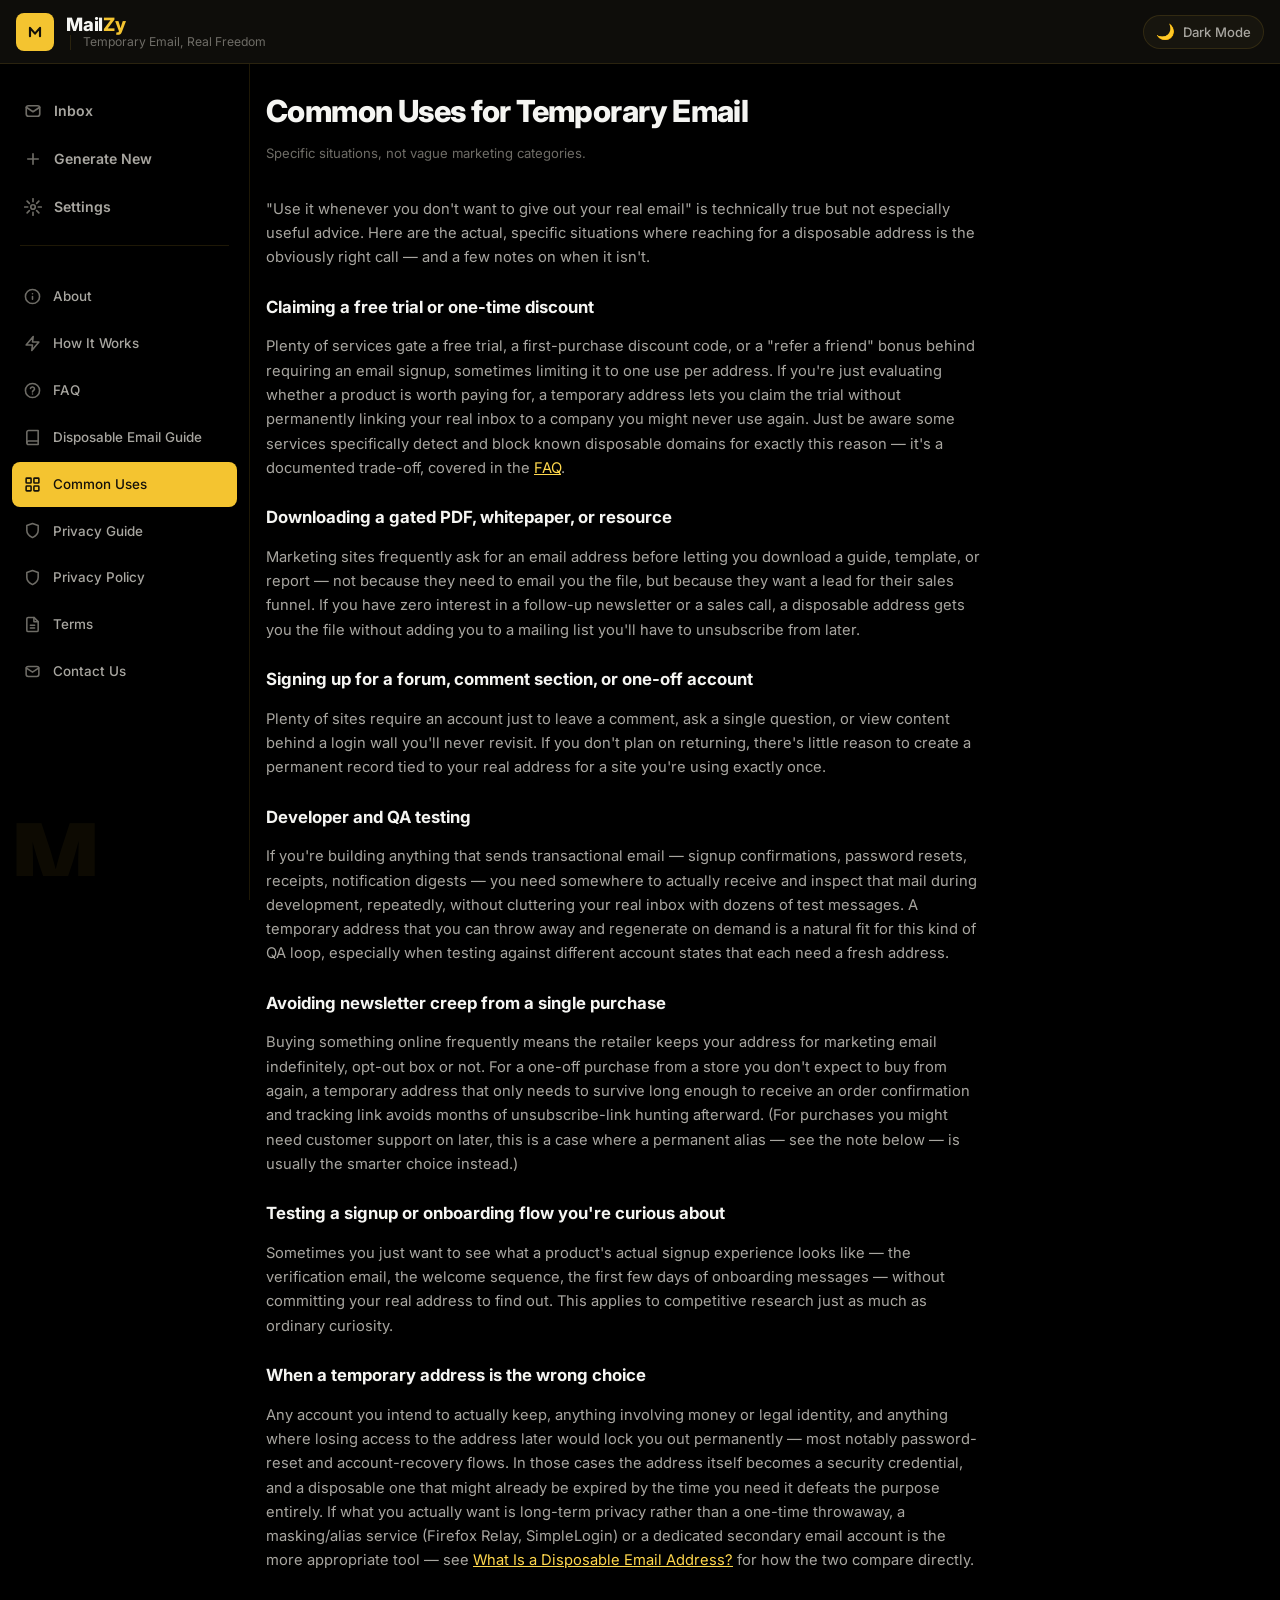
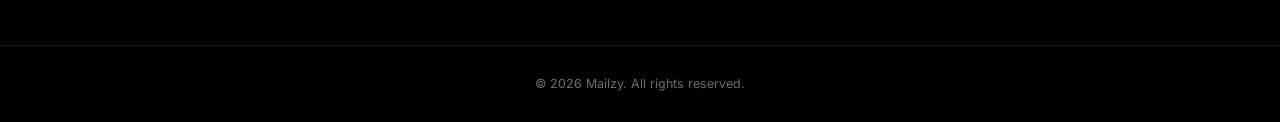
<file: temp-email-uses.html>
<!doctype html>
<html lang="en">
<head>
  <meta charset="UTF-8" />
  <title>Common Uses for Temporary Email — Mailzy</title>
  <meta name="viewport" content="width=device-width, initial-scale=1" />
  <meta name="description" content="Real, specific situations where a temporary email address is genuinely the right tool — from free trials and gated downloads to developer testing and avoiding newsletter spam." />
  <meta name="robots" content="index, follow" />
  <meta name="theme-color" content="#000000" />
  <link rel="canonical" href="https://tempmailzy.github.io/temp-email-uses.html" />

  <link rel="icon" href="favicon.svg" type="image/svg+xml" />
  <link rel="preconnect" href="https://fonts.googleapis.com" />
  <link rel="preconnect" href="https://fonts.gstatic.com" crossorigin />
  <link
    href="https://fonts.googleapis.com/css2?family=Inter:wght@400;500;600;700;800&family=JetBrains+Mono:wght@400;500;600&display=swap"
    rel="stylesheet"
  />
  <link rel="stylesheet" href="css/styles.css?v=5" />

  <script type="application/ld+json">
    {
      "@context": "https://schema.org",
      "@type": "Article",
      "headline": "Common Uses for Temporary Email",
      "description": "Real, specific situations where a temporary email address is genuinely the right tool.",
      "url": "https://tempmailzy.github.io/temp-email-uses.html",
      "publisher": { "@type": "Organization", "name": "Mailzy" }
    }
  </script>

  <script>
    (function () {
      try {
        var stored = localStorage.getItem('theme');
        document.documentElement.dataset.theme = stored === 'light' ? 'light' : 'dark';
      } catch (e) {
        document.documentElement.dataset.theme = 'dark';
      }
    })();
  </script>
</head>
<body>
  <header class="app-header">
    <button type="button" class="sidebar-toggle" id="sidebarToggleBtn" aria-label="Toggle menu" aria-expanded="false" aria-controls="sidebar">
      <svg viewBox="0 0 24 24" width="18" height="18" fill="none" stroke="currentColor" stroke-width="2.2" stroke-linecap="round" stroke-linejoin="round" aria-hidden="true"><path d="M3 6h18M3 12h18M3 18h18" /></svg>
    </button>
    <a class="app-header__brand" href="index.html">
      <span class="app-header__logo" aria-hidden="true">
        <svg viewBox="0 0 24 24" width="20" height="20" fill="none" stroke="currentColor" stroke-width="2.6" stroke-linecap="round" stroke-linejoin="round">
          <path d="M6 17V7l6 7 6-7v10" />
        </svg>
      </span>
      <span class="app-header__brandtext">
        <span class="app-header__name">Mail<span class="accent">Zy</span></span>
        <span class="app-header__tagline">Temporary Email, Real Freedom</span>
      </span>
    </a>
    <div class="app-header__actions">
      <button type="button" class="theme-toggle" id="themeToggleBtn" aria-pressed="false">
        <span class="theme-toggle__icon" id="themeToggleIcon" aria-hidden="true">🌙</span>
        <span id="themeToggleLabel">Dark Mode</span>
      </button>
    </div>
  </header>

  <div class="shell">
    <div class="sidebar-scrim" id="sidebarScrim" hidden></div>

    <aside class="sidebar" id="sidebar">
      <nav class="sidebar__nav" aria-label="App">
        <a class="sidebar__item" href="index.html">
          <svg viewBox="0 0 24 24" width="18" height="18" fill="none" stroke="currentColor" stroke-width="2.2" stroke-linecap="round" stroke-linejoin="round" aria-hidden="true"><rect x="3" y="5" width="18" height="14" rx="3" /><path d="m3 7 9 6 9-6" /></svg>
          <span>Inbox</span>
        </a>
        <a class="sidebar__item" href="index.html">
          <svg viewBox="0 0 24 24" width="18" height="18" fill="none" stroke="currentColor" stroke-width="2.2" stroke-linecap="round" stroke-linejoin="round" aria-hidden="true"><path d="M12 5v14M5 12h14" /></svg>
          <span>Generate New</span>
        </a>
        <a class="sidebar__item" href="settings.html">
          <svg viewBox="0 0 24 24" width="18" height="18" fill="none" stroke="currentColor" stroke-width="2.2" stroke-linecap="round" stroke-linejoin="round" aria-hidden="true"><circle cx="12" cy="12" r="3" /><path d="M12 1v4M12 19v4M4.2 4.2l2.9 2.9M16.9 16.9l2.9 2.9M1 12h4M19 12h4M4.2 19.8l2.9-2.9M16.9 7.1l2.9-2.9" /></svg>
          <span>Settings</span>
        </a>
      </nav>

      <div class="sidebar__divider" role="separator"></div>

      <nav class="sidebar__nav sidebar__nav--secondary" aria-label="Resources">
        <a class="sidebar__item" href="about.html">
          <svg viewBox="0 0 24 24" width="17" height="17" fill="none" stroke="currentColor" stroke-width="2.2" stroke-linecap="round" stroke-linejoin="round" aria-hidden="true"><circle cx="12" cy="12" r="10" /><path d="M12 16v-4M12 8h.01" /></svg>
          <span>About</span>
        </a>
        <a class="sidebar__item" href="how-it-works.html">
          <svg viewBox="0 0 24 24" width="17" height="17" fill="none" stroke="currentColor" stroke-width="2.2" stroke-linecap="round" stroke-linejoin="round" aria-hidden="true"><path d="M13 2 3 14h9l-1 8 10-12h-9l1-8z" /></svg>
          <span>How It Works</span>
        </a>
        <a class="sidebar__item" href="faq.html">
          <svg viewBox="0 0 24 24" width="17" height="17" fill="none" stroke="currentColor" stroke-width="2.2" stroke-linecap="round" stroke-linejoin="round" aria-hidden="true"><circle cx="12" cy="12" r="10" /><path d="M9.09 9a3 3 0 0 1 5.83 1c0 2-3 2-3 4" /><path d="M12 17h.01" /></svg>
          <span>FAQ</span>
        </a>
        <a class="sidebar__item" href="disposable-email-guide.html">
          <svg viewBox="0 0 24 24" width="17" height="17" fill="none" stroke="currentColor" stroke-width="2.2" stroke-linecap="round" stroke-linejoin="round" aria-hidden="true"><path d="M4 19.5A2.5 2.5 0 0 1 6.5 17H20" /><path d="M6.5 2H20v20H6.5A2.5 2.5 0 0 1 4 19.5v-15A2.5 2.5 0 0 1 6.5 2z" /></svg>
          <span>Disposable Email Guide</span>
        </a>
        <a class="sidebar__item is-active" href="temp-email-uses.html">
          <svg viewBox="0 0 24 24" width="17" height="17" fill="none" stroke="currentColor" stroke-width="2.2" stroke-linecap="round" stroke-linejoin="round" aria-hidden="true"><rect x="3" y="3" width="7" height="7" rx="1" /><rect x="14" y="3" width="7" height="7" rx="1" /><rect x="3" y="14" width="7" height="7" rx="1" /><rect x="14" y="14" width="7" height="7" rx="1" /></svg>
          <span>Common Uses</span>
        </a>
        <a class="sidebar__item" href="online-privacy-guide.html">
          <svg viewBox="0 0 24 24" width="17" height="17" fill="none" stroke="currentColor" stroke-width="2.2" stroke-linecap="round" stroke-linejoin="round" aria-hidden="true"><path d="M12 22s8-4 8-10V5l-8-3-8 3v7c0 6 8 10 8 10z" /></svg>
          <span>Privacy Guide</span>
        </a>
        <a class="sidebar__item" href="privacy.html">
          <svg viewBox="0 0 24 24" width="17" height="17" fill="none" stroke="currentColor" stroke-width="2.2" stroke-linecap="round" stroke-linejoin="round" aria-hidden="true"><path d="M12 22s8-4 8-10V5l-8-3-8 3v7c0 6 8 10 8 10z" /></svg>
          <span>Privacy Policy</span>
        </a>
        <a class="sidebar__item" href="terms.html">
          <svg viewBox="0 0 24 24" width="17" height="17" fill="none" stroke="currentColor" stroke-width="2.2" stroke-linecap="round" stroke-linejoin="round" aria-hidden="true"><path d="M14 2H6a2 2 0 0 0-2 2v16a2 2 0 0 0 2 2h12a2 2 0 0 0 2-2V8z" /><path d="M14 2v6h6" /><path d="M9 13h6M9 17h6" /></svg>
          <span>Terms</span>
        </a>
        <a class="sidebar__item" href="contact.html">
          <svg viewBox="0 0 24 24" width="17" height="17" fill="none" stroke="currentColor" stroke-width="2.2" stroke-linecap="round" stroke-linejoin="round" aria-hidden="true"><rect x="3" y="5" width="18" height="14" rx="3" /><path d="m3 7 9 6 9-6" /></svg>
          <span>Contact Us</span>
        </a>
      </nav>

      <div class="sidebar__watermark" aria-hidden="true">M</div>
    </aside>

    <main class="shell__main">
      <article class="legal-page">
      <h1>Common Uses for Temporary Email</h1>
      <p class="legal-updated">Specific situations, not vague marketing categories.</p>

      <section>
        <p>
          "Use it whenever you don't want to give out your real email" is technically true but not
          especially useful advice. Here are the actual, specific situations where reaching for a
          disposable address is the obviously right call &mdash; and a few notes on when it isn't.
        </p>
      </section>

      <section>
        <h2>Claiming a free trial or one-time discount</h2>
        <p>
          Plenty of services gate a free trial, a first-purchase discount code, or a "refer a friend"
          bonus behind requiring an email signup, sometimes limiting it to one use per address. If you're
          just evaluating whether a product is worth paying for, a temporary address lets you claim the
          trial without permanently linking your real inbox to a company you might never use again. Just
          be aware some services specifically detect and block known disposable domains for exactly this
          reason &mdash; it's a documented trade-off, covered in the <a href="faq.html">FAQ</a>.
        </p>
      </section>

      <section>
        <h2>Downloading a gated PDF, whitepaper, or resource</h2>
        <p>
          Marketing sites frequently ask for an email address before letting you download a guide,
          template, or report &mdash; not because they need to email you the file, but because they want a
          lead for their sales funnel. If you have zero interest in a follow-up newsletter or a sales call,
          a disposable address gets you the file without adding you to a mailing list you'll have to
          unsubscribe from later.
        </p>
      </section>

      <section>
        <h2>Signing up for a forum, comment section, or one-off account</h2>
        <p>
          Plenty of sites require an account just to leave a comment, ask a single question, or view
          content behind a login wall you'll never revisit. If you don't plan on returning, there's little
          reason to create a permanent record tied to your real address for a site you're using exactly
          once.
        </p>
      </section>

      <section>
        <h2>Developer and QA testing</h2>
        <p>
          If you're building anything that sends transactional email &mdash; signup confirmations,
          password resets, receipts, notification digests &mdash; you need somewhere to actually receive
          and inspect that mail during development, repeatedly, without cluttering your real inbox with
          dozens of test messages. A temporary address that you can throw away and regenerate on demand is
          a natural fit for this kind of QA loop, especially when testing against different account states
          that each need a fresh address.
        </p>
      </section>

      <section>
        <h2>Avoiding newsletter creep from a single purchase</h2>
        <p>
          Buying something online frequently means the retailer keeps your address for marketing email
          indefinitely, opt-out box or not. For a one-off purchase from a store you don't expect to buy
          from again, a temporary address that only needs to survive long enough to receive an order
          confirmation and tracking link avoids months of unsubscribe-link hunting afterward. (For
          purchases you might need customer support on later, this is a case where a permanent alias — see
          the note below — is usually the smarter choice instead.)
        </p>
      </section>

      <section>
        <h2>Testing a signup or onboarding flow you're curious about</h2>
        <p>
          Sometimes you just want to see what a product's actual signup experience looks like &mdash; the
          verification email, the welcome sequence, the first few days of onboarding messages &mdash;
          without committing your real address to find out. This applies to competitive research just as
          much as ordinary curiosity.
        </p>
      </section>

      <section>
        <h2>When a temporary address is the wrong choice</h2>
        <p>
          Any account you intend to actually keep, anything involving money or legal identity, and
          anything where losing access to the address later would lock you out permanently — most notably
          password-reset and account-recovery flows. In those cases the address itself becomes a security
          credential, and a disposable one that might already be expired by the time you need it defeats
          the purpose entirely. If what you actually want is long-term privacy rather than a one-time
          throwaway, a masking/alias service (Firefox Relay, SimpleLogin) or a dedicated secondary email
          account is the more appropriate tool — see
          <a href="disposable-email-guide.html">What Is a Disposable Email Address?</a> for how the two
          compare directly.
        </p>
      </section>
      </article>
    </main>
  </div>

  <footer class="site-footer">
    <p>&copy; <span id="footerYear"></span> Mailzy. All rights reserved.</p>
  </footer>

  <script src="js/shell.js?v=5"></script>
  <script src="js/reveal.js?v=5"></script>
</body>
</html>
</file>
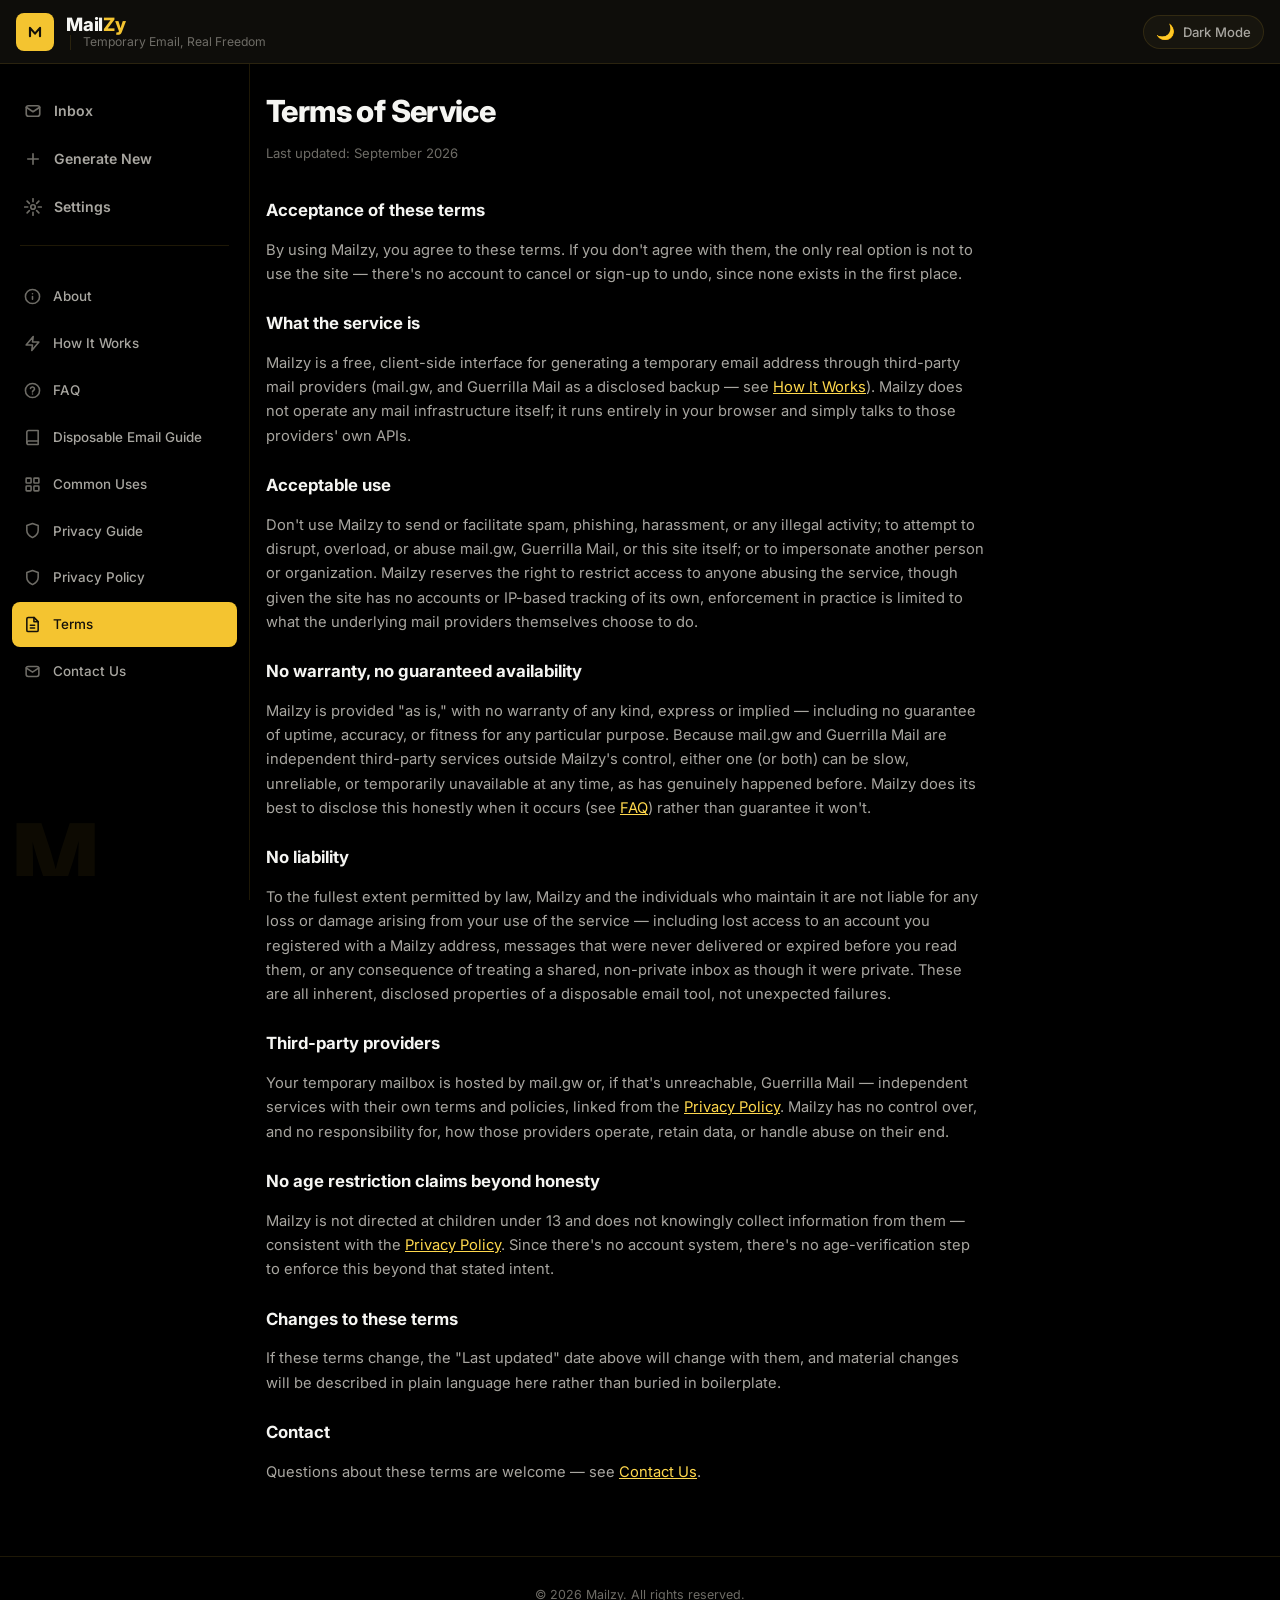
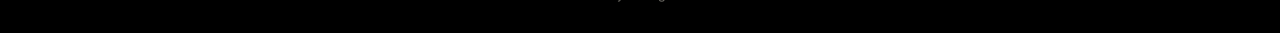
<file: terms.html>
<!doctype html>
<html lang="en">
<head>
  <meta charset="UTF-8" />
  <title>Terms of Service — Mailzy</title>
  <meta name="viewport" content="width=device-width, initial-scale=1" />
  <meta name="description" content="Mailzy's Terms of Service — acceptable use, no warranty, third-party providers, and the limits of what a free, backend-less tool can promise." />
  <meta name="robots" content="index, follow" />
  <meta name="theme-color" content="#000000" />
  <link rel="canonical" href="https://tempmailzy.github.io/terms.html" />

  <link rel="icon" href="favicon.svg" type="image/svg+xml" />
  <link rel="preconnect" href="https://fonts.googleapis.com" />
  <link rel="preconnect" href="https://fonts.gstatic.com" crossorigin />
  <link
    href="https://fonts.googleapis.com/css2?family=Inter:wght@400;500;600;700;800&family=JetBrains+Mono:wght@400;500;600&display=swap"
    rel="stylesheet"
  />
  <link rel="stylesheet" href="css/styles.css?v=5" />

  <script>
    (function () {
      try {
        var stored = localStorage.getItem('theme');
        document.documentElement.dataset.theme = stored === 'light' ? 'light' : 'dark';
      } catch (e) {
        document.documentElement.dataset.theme = 'dark';
      }
    })();
  </script>
</head>
<body>
  <header class="app-header">
    <button type="button" class="sidebar-toggle" id="sidebarToggleBtn" aria-label="Toggle menu" aria-expanded="false" aria-controls="sidebar">
      <svg viewBox="0 0 24 24" width="18" height="18" fill="none" stroke="currentColor" stroke-width="2.2" stroke-linecap="round" stroke-linejoin="round" aria-hidden="true"><path d="M3 6h18M3 12h18M3 18h18" /></svg>
    </button>
    <a class="app-header__brand" href="index.html">
      <span class="app-header__logo" aria-hidden="true">
        <svg viewBox="0 0 24 24" width="20" height="20" fill="none" stroke="currentColor" stroke-width="2.6" stroke-linecap="round" stroke-linejoin="round">
          <path d="M6 17V7l6 7 6-7v10" />
        </svg>
      </span>
      <span class="app-header__brandtext">
        <span class="app-header__name">Mail<span class="accent">Zy</span></span>
        <span class="app-header__tagline">Temporary Email, Real Freedom</span>
      </span>
    </a>
    <div class="app-header__actions">
      <button type="button" class="theme-toggle" id="themeToggleBtn" aria-pressed="false">
        <span class="theme-toggle__icon" id="themeToggleIcon" aria-hidden="true">🌙</span>
        <span id="themeToggleLabel">Dark Mode</span>
      </button>
    </div>
  </header>

  <div class="shell">
    <div class="sidebar-scrim" id="sidebarScrim" hidden></div>

    <aside class="sidebar" id="sidebar">
      <nav class="sidebar__nav" aria-label="App">
        <a class="sidebar__item" href="index.html">
          <svg viewBox="0 0 24 24" width="18" height="18" fill="none" stroke="currentColor" stroke-width="2.2" stroke-linecap="round" stroke-linejoin="round" aria-hidden="true"><rect x="3" y="5" width="18" height="14" rx="3" /><path d="m3 7 9 6 9-6" /></svg>
          <span>Inbox</span>
        </a>
        <a class="sidebar__item" href="index.html">
          <svg viewBox="0 0 24 24" width="18" height="18" fill="none" stroke="currentColor" stroke-width="2.2" stroke-linecap="round" stroke-linejoin="round" aria-hidden="true"><path d="M12 5v14M5 12h14" /></svg>
          <span>Generate New</span>
        </a>
        <a class="sidebar__item" href="settings.html">
          <svg viewBox="0 0 24 24" width="18" height="18" fill="none" stroke="currentColor" stroke-width="2.2" stroke-linecap="round" stroke-linejoin="round" aria-hidden="true"><circle cx="12" cy="12" r="3" /><path d="M12 1v4M12 19v4M4.2 4.2l2.9 2.9M16.9 16.9l2.9 2.9M1 12h4M19 12h4M4.2 19.8l2.9-2.9M16.9 7.1l2.9-2.9" /></svg>
          <span>Settings</span>
        </a>
      </nav>

      <div class="sidebar__divider" role="separator"></div>

      <nav class="sidebar__nav sidebar__nav--secondary" aria-label="Resources">
        <a class="sidebar__item" href="about.html">
          <svg viewBox="0 0 24 24" width="17" height="17" fill="none" stroke="currentColor" stroke-width="2.2" stroke-linecap="round" stroke-linejoin="round" aria-hidden="true"><circle cx="12" cy="12" r="10" /><path d="M12 16v-4M12 8h.01" /></svg>
          <span>About</span>
        </a>
        <a class="sidebar__item" href="how-it-works.html">
          <svg viewBox="0 0 24 24" width="17" height="17" fill="none" stroke="currentColor" stroke-width="2.2" stroke-linecap="round" stroke-linejoin="round" aria-hidden="true"><path d="M13 2 3 14h9l-1 8 10-12h-9l1-8z" /></svg>
          <span>How It Works</span>
        </a>
        <a class="sidebar__item" href="faq.html">
          <svg viewBox="0 0 24 24" width="17" height="17" fill="none" stroke="currentColor" stroke-width="2.2" stroke-linecap="round" stroke-linejoin="round" aria-hidden="true"><circle cx="12" cy="12" r="10" /><path d="M9.09 9a3 3 0 0 1 5.83 1c0 2-3 2-3 4" /><path d="M12 17h.01" /></svg>
          <span>FAQ</span>
        </a>
        <a class="sidebar__item" href="disposable-email-guide.html">
          <svg viewBox="0 0 24 24" width="17" height="17" fill="none" stroke="currentColor" stroke-width="2.2" stroke-linecap="round" stroke-linejoin="round" aria-hidden="true"><path d="M4 19.5A2.5 2.5 0 0 1 6.5 17H20" /><path d="M6.5 2H20v20H6.5A2.5 2.5 0 0 1 4 19.5v-15A2.5 2.5 0 0 1 6.5 2z" /></svg>
          <span>Disposable Email Guide</span>
        </a>
        <a class="sidebar__item" href="temp-email-uses.html">
          <svg viewBox="0 0 24 24" width="17" height="17" fill="none" stroke="currentColor" stroke-width="2.2" stroke-linecap="round" stroke-linejoin="round" aria-hidden="true"><rect x="3" y="3" width="7" height="7" rx="1" /><rect x="14" y="3" width="7" height="7" rx="1" /><rect x="3" y="14" width="7" height="7" rx="1" /><rect x="14" y="14" width="7" height="7" rx="1" /></svg>
          <span>Common Uses</span>
        </a>
        <a class="sidebar__item" href="online-privacy-guide.html">
          <svg viewBox="0 0 24 24" width="17" height="17" fill="none" stroke="currentColor" stroke-width="2.2" stroke-linecap="round" stroke-linejoin="round" aria-hidden="true"><path d="M12 22s8-4 8-10V5l-8-3-8 3v7c0 6 8 10 8 10z" /></svg>
          <span>Privacy Guide</span>
        </a>
        <a class="sidebar__item" href="privacy.html">
          <svg viewBox="0 0 24 24" width="17" height="17" fill="none" stroke="currentColor" stroke-width="2.2" stroke-linecap="round" stroke-linejoin="round" aria-hidden="true"><path d="M12 22s8-4 8-10V5l-8-3-8 3v7c0 6 8 10 8 10z" /></svg>
          <span>Privacy Policy</span>
        </a>
        <a class="sidebar__item is-active" href="terms.html">
          <svg viewBox="0 0 24 24" width="17" height="17" fill="none" stroke="currentColor" stroke-width="2.2" stroke-linecap="round" stroke-linejoin="round" aria-hidden="true"><path d="M14 2H6a2 2 0 0 0-2 2v16a2 2 0 0 0 2 2h12a2 2 0 0 0 2-2V8z" /><path d="M14 2v6h6" /><path d="M9 13h6M9 17h6" /></svg>
          <span>Terms</span>
        </a>
        <a class="sidebar__item" href="contact.html">
          <svg viewBox="0 0 24 24" width="17" height="17" fill="none" stroke="currentColor" stroke-width="2.2" stroke-linecap="round" stroke-linejoin="round" aria-hidden="true"><rect x="3" y="5" width="18" height="14" rx="3" /><path d="m3 7 9 6 9-6" /></svg>
          <span>Contact Us</span>
        </a>
      </nav>

      <div class="sidebar__watermark" aria-hidden="true">M</div>
    </aside>

    <main class="shell__main">
      <article class="legal-page">
      <h1>Terms of Service</h1>
      <p class="legal-updated">Last updated: September 2026</p>

      <section>
        <h2>Acceptance of these terms</h2>
        <p>
          By using Mailzy, you agree to these terms. If you don't agree with them, the only real option
          is not to use the site &mdash; there's no account to cancel or sign-up to undo, since none
          exists in the first place.
        </p>
      </section>

      <section>
        <h2>What the service is</h2>
        <p>
          Mailzy is a free, client-side interface for generating a temporary email address through
          third-party mail providers (mail.gw, and Guerrilla Mail as a disclosed backup &mdash; see
          <a href="how-it-works.html">How It Works</a>). Mailzy does not operate any mail infrastructure
          itself; it runs entirely in your browser and simply talks to those providers' own APIs.
        </p>
      </section>

      <section>
        <h2>Acceptable use</h2>
        <p>
          Don't use Mailzy to send or facilitate spam, phishing, harassment, or any illegal activity; to
          attempt to disrupt, overload, or abuse mail.gw, Guerrilla Mail, or this site itself; or to
          impersonate another person or organization. Mailzy reserves the right to restrict access to
          anyone abusing the service, though given the site has no accounts or IP-based tracking of its
          own, enforcement in practice is limited to what the underlying mail providers themselves choose
          to do.
        </p>
      </section>

      <section>
        <h2>No warranty, no guaranteed availability</h2>
        <p>
          Mailzy is provided "as is," with no warranty of any kind, express or implied &mdash; including
          no guarantee of uptime, accuracy, or fitness for any particular purpose. Because mail.gw and
          Guerrilla Mail are independent third-party services outside Mailzy's control, either one (or
          both) can be slow, unreliable, or temporarily unavailable at any time, as has genuinely happened
          before. Mailzy does its best to disclose this honestly when it occurs (see
          <a href="faq.html">FAQ</a>) rather than guarantee it won't.
        </p>
      </section>

      <section>
        <h2>No liability</h2>
        <p>
          To the fullest extent permitted by law, Mailzy and the individuals who maintain it are not
          liable for any loss or damage arising from your use of the service &mdash; including lost
          access to an account you registered with a Mailzy address, messages that were never delivered or
          expired before you read them, or any consequence of treating a shared, non-private inbox as
          though it were private. These are all inherent, disclosed properties of a disposable email tool,
          not unexpected failures.
        </p>
      </section>

      <section>
        <h2>Third-party providers</h2>
        <p>
          Your temporary mailbox is hosted by mail.gw or, if that's unreachable, Guerrilla Mail &mdash;
          independent services with their own terms and policies, linked from the
          <a href="privacy.html">Privacy Policy</a>. Mailzy has no control over, and no responsibility
          for, how those providers operate, retain data, or handle abuse on their end.
        </p>
      </section>

      <section>
        <h2>No age restriction claims beyond honesty</h2>
        <p>
          Mailzy is not directed at children under 13 and does not knowingly collect information from
          them &mdash; consistent with the <a href="privacy.html">Privacy Policy</a>. Since there's no
          account system, there's no age-verification step to enforce this beyond that stated intent.
        </p>
      </section>

      <section>
        <h2>Changes to these terms</h2>
        <p>
          If these terms change, the "Last updated" date above will change with them, and material
          changes will be described in plain language here rather than buried in boilerplate.
        </p>
      </section>

      <section>
        <h2>Contact</h2>
        <p>
          Questions about these terms are welcome &mdash; see <a href="contact.html">Contact Us</a>.
        </p>
      </section>
      </article>
    </main>
  </div>

  <footer class="site-footer">
    <p>&copy; <span id="footerYear"></span> Mailzy. All rights reserved.</p>
  </footer>

  <script src="js/shell.js?v=5"></script>
  <script src="js/reveal.js?v=5"></script>
</body>
</html>
</file>
<file: css/styles.css>
/* =========================================================
   Mailzy — design tokens
   Dashboard identity: near-black surfaces with a gold/amber
   accent, sidebar-driven navigation. Dark by default with a
   full light-mode override. Every color used anywhere below
   must trace back to a token defined here (or in the
   [data-theme="light"] block).
   ========================================================= */
:root {
  /* surfaces — dark (default) */
  --bg: #000000;
  --bg-elevated: #0e0d0a;
  --bg-elevated-2: #17150e;
  --border: rgba(244, 196, 48, 0.12);
  --border-strong: rgba(244, 196, 48, 0.26);

  /* text — dark (default) */
  --text: #f5f5f2;
  --text-soft: #a8a6a0;
  --text-faint: #6e6c66;

  /* accent — gold/amber, same hue family in both themes */
  --accent: #f4c430;
  --accent-strong: #ffd84d;
  --accent-soft: rgba(244, 196, 48, 0.16);
  --accent-on: #14110a;

  /* status */
  --success: #34d399;
  --danger: #f87171;
  --danger-strong: #ef4444;
  --danger-bg: rgba(248, 113, 113, 0.1);
  --danger-border: rgba(248, 113, 113, 0.35);
  --focus: #ffd84d;
  --warn: #fbbf24;
  --warn-bg: rgba(251, 191, 36, 0.1);
  --warn-border: rgba(251, 191, 36, 0.35);

  /* type */
  --font-sans: 'Inter', system-ui, -apple-system, sans-serif;
  --font-mono: 'JetBrains Mono', ui-monospace, 'SFMono-Regular', Menlo, monospace;

  /* rhythm */
  --space-1: 0.25rem;
  --space-2: 0.5rem;
  --space-3: 0.75rem;
  --space-4: 1rem;
  --space-5: 1.5rem;
  --space-6: 2rem;
  --space-7: 3rem;
  --radius: 14px;
  --radius-sm: 8px;
  --radius-pill: 999px;

  /* depth */
  --shadow-card: 0 1px 2px rgba(0, 0, 0, 0.4), 0 20px 45px rgba(0, 0, 0, 0.45);
  --shadow-card-lg: 0 2px 4px rgba(0, 0, 0, 0.5), 0 30px 70px rgba(0, 0, 0, 0.6);

  /* layout */
  --header-h: 64px;
  --sidebar-w: 250px;
  --detail-w: 320px;
}

/* Light mode override — explicit attribute, not just a media query,
   since there's a manual toggle (see js/app.js applyTheme()). */
:root[data-theme='light'] {
  /* Crisp white + neutral gray surfaces — the previous pass tinted
     every surface (page bg, cards, search input) with the same
     warm cream, which stacked into a muddy, uniformly "khaki" look
     with no real separation between layers. Neutral grays here let
     the accent color be the only thing carrying warmth. */
  --bg: #ffffff;
  --bg-elevated: #ffffff;
  --bg-elevated-2: #f4f3f2;
  --border: rgba(28, 25, 20, 0.1);
  --border-strong: rgba(28, 25, 20, 0.18);

  --text: #1c1a17;
  --text-soft: #57534e;
  --text-faint: #8a857c;

  /* The dark theme's --accent (#f4c430) is tuned to pop against
     near-black — the same hex on a white surface reads as pale and
     low-contrast for text, icons, and links. Light mode gets a
     richer, more saturated amber instead of a muddy brown-gold, and
     --accent-strong goes darker still for hover, since "darken on
     hover" is the natural feedback direction on a light surface
     (the dark theme brightens on hover instead). */
  --accent: #b45309;
  --accent-strong: #92400e;
  --accent-on: #ffffff;
  --accent-soft: rgba(180, 83, 9, 0.1);
  --focus: #92400e;
  --danger-bg: rgba(248, 113, 113, 0.08);
  --warn-bg: rgba(251, 191, 36, 0.12);

  --shadow-card: 0 1px 2px rgba(28, 25, 20, 0.04), 0 20px 45px rgba(28, 25, 20, 0.07);
  --shadow-card-lg: 0 2px 4px rgba(28, 25, 20, 0.06), 0 30px 70px rgba(28, 25, 20, 0.1);
}

* {
  box-sizing: border-box;
}

html,
body {
  margin: 0;
  padding: 0;
}

body {
  background-color: var(--bg);
  color: var(--text);
  font-family: var(--font-sans);
  line-height: 1.55;
  min-height: 100vh;
  transition: background-color 0.2s ease, color 0.2s ease;
}

@media (prefers-reduced-motion: reduce) {
  body {
    transition: none;
  }
}

a {
  color: var(--accent-strong);
}

:root[data-theme='light'] a {
  color: var(--accent-strong);
}

/* Global focus treatment */
:focus {
  outline: none;
}

:focus-visible {
  outline: 2px solid var(--focus);
  outline-offset: 2px;
  border-radius: var(--radius-sm);
}

/* =========================================================
   App header — full-width bar, fixed at the top
   ========================================================= */
.app-header {
  position: sticky;
  top: 0;
  z-index: 30;
  display: flex;
  align-items: center;
  gap: var(--space-3);
  height: var(--header-h);
  padding: 0 var(--space-4);
  background: var(--bg-elevated);
  border-bottom: 1px solid var(--border);
}

.sidebar-toggle {
  display: none;
  align-items: center;
  justify-content: center;
  width: 40px;
  height: 40px;
  flex: 0 0 auto;
  background: transparent;
  border: 1px solid var(--border);
  border-radius: var(--radius-sm);
  color: var(--text);
  cursor: pointer;
}

.app-header__brand {
  display: inline-flex;
  align-items: center;
  gap: var(--space-3);
  flex: 0 0 auto;
  text-decoration: none;
  color: inherit;
}

.app-header__logo {
  display: inline-flex;
  align-items: center;
  justify-content: center;
  width: 38px;
  height: 38px;
  border-radius: var(--radius-sm);
  background: var(--accent);
  color: var(--accent-on);
  flex: 0 0 auto;
}

.app-header__brandtext {
  display: flex;
  flex-direction: column;
  line-height: 1.2;
}

.app-header__name {
  font-weight: 800;
  font-size: 1.15rem;
  letter-spacing: -0.01em;
  color: var(--text);
}

.app-header__name .accent {
  color: var(--accent);
}

.app-header__tagline {
  display: none;
  font-size: 0.76rem;
  color: var(--text-faint);
  padding-left: var(--space-3);
  border-left: 1px solid var(--border);
  margin-left: var(--space-1);
}

@media (min-width: 720px) {
  .app-header__tagline {
    display: inline;
  }
}

.app-header__actions {
  display: flex;
  align-items: center;
  gap: var(--space-3);
  margin-left: auto;
}

.security-badge {
  display: inline-flex;
  align-items: center;
  gap: 6px;
  font-size: 0.76rem;
  font-weight: 600;
  color: var(--success);
  border: 1px solid rgba(52, 211, 153, 0.35);
  background: rgba(52, 211, 153, 0.1);
  padding: 5px var(--space-2);
  border-radius: var(--radius-pill);
  white-space: nowrap;
}

.security-badge[hidden] {
  display: none;
}

@media (max-width: 480px) {
  .security-badge span {
    display: none;
  }
}

.theme-toggle {
  position: relative;
  overflow: hidden;
  display: inline-flex;
  align-items: center;
  gap: var(--space-2);
  background: var(--bg-elevated-2);
  border: 1px solid var(--border);
  border-radius: var(--radius-pill);
  padding: var(--space-2) var(--space-3);
  font-family: var(--font-sans);
  font-size: 0.82rem;
  font-weight: 500;
  color: var(--text-soft);
  cursor: pointer;
  transition: background 0.15s ease, border-color 0.15s ease;
}

.theme-toggle:hover {
  border-color: var(--border-strong);
}

.theme-toggle__icon {
  font-size: 0.95rem;
  line-height: 1;
}

@media (max-width: 640px) {
  .theme-toggle span:not(.theme-toggle__icon) {
    display: none;
  }
}

/* =========================================================
   Shell — sidebar + main + optional detail rail
   ========================================================= */
.shell {
  position: relative;
  display: flex;
  align-items: flex-start;
  max-width: 1400px;
  margin: 0 auto;
}

.sidebar {
  position: sticky;
  top: var(--header-h);
  flex: 0 0 var(--sidebar-w);
  width: var(--sidebar-w);
  height: calc(100vh - var(--header-h));
  display: flex;
  flex-direction: column;
  padding: var(--space-5) var(--space-3);
  border-right: 1px solid var(--border);
  overflow-y: auto;
}

.sidebar__nav {
  display: flex;
  flex-direction: column;
  gap: 2px;
}

.sidebar__nav--secondary {
  margin-top: var(--space-3);
}

.sidebar__item {
  display: flex;
  align-items: center;
  gap: var(--space-3);
  width: 100%;
  padding: var(--space-3);
  border: none;
  background: transparent;
  border-radius: var(--radius-sm);
  color: var(--text-soft);
  font-family: var(--font-sans);
  font-size: 0.88rem;
  font-weight: 600;
  text-decoration: none;
  cursor: pointer;
  transition: background 0.15s ease, color 0.15s ease;
}

.sidebar__nav--secondary .sidebar__item {
  font-weight: 500;
  font-size: 0.84rem;
}

.sidebar__item svg {
  flex: 0 0 auto;
  color: var(--text-faint);
  transition: color 0.15s ease;
}

.sidebar__item:hover {
  background: var(--bg-elevated);
  color: var(--text);
}

.sidebar__item:hover svg {
  color: var(--accent);
}

.sidebar__item.is-active {
  background: var(--accent);
  color: var(--accent-on);
}

.sidebar__item.is-active svg {
  color: var(--accent-on);
}

.sidebar__count {
  margin-left: auto;
  display: inline-flex;
  align-items: center;
  justify-content: center;
  min-width: 20px;
  height: 20px;
  padding: 0 6px;
  border-radius: var(--radius-pill);
  background: var(--bg-elevated-2);
  color: var(--text);
  font-size: 0.72rem;
  font-weight: 700;
}

.sidebar__item.is-active .sidebar__count {
  background: rgba(20, 17, 10, 0.18);
  color: var(--accent-on);
}

.sidebar__divider {
  height: 1px;
  background: var(--border);
  margin: var(--space-4) var(--space-2);
}

.sidebar__watermark {
  margin-top: auto;
  padding-top: var(--space-5);
  font-family: var(--font-sans);
  font-weight: 800;
  font-size: 6rem;
  line-height: 1;
  color: var(--accent);
  opacity: 0.05;
  user-select: none;
  overflow: hidden;
  height: 90px;
}

.sidebar-scrim {
  display: none;
}

@media (max-width: 900px) {
  .sidebar-toggle {
    display: inline-flex;
  }

  .app-header__tagline {
    display: none;
  }

  .sidebar {
    position: fixed;
    top: var(--header-h);
    left: 0;
    bottom: 0;
    z-index: 41;
    background: var(--bg-elevated);
    transform: translateX(-100%);
    transition: transform 0.2s ease;
    box-shadow: var(--shadow-card-lg);
  }

  .sidebar.is-open {
    transform: translateX(0);
  }

  .sidebar-scrim {
    display: block;
    position: fixed;
    inset: var(--header-h) 0 0 0;
    background: rgba(0, 0, 0, 0.5);
    z-index: 40;
  }

  .sidebar-scrim[hidden] {
    display: none;
  }

  @media (prefers-reduced-motion: reduce) {
    .sidebar {
      transition: none;
    }
  }
}

.shell__main {
  flex: 1 1 auto;
  min-width: 0;
  padding: var(--space-5) var(--space-4) var(--space-7);
}

/* Deliberately empty — reserved space on wide viewports, no
   content, no internal scrollbar (no fixed height/overflow to
   trigger one). */
.shell__detail {
  flex: 0 0 var(--detail-w);
  width: var(--detail-w);
  position: sticky;
  top: var(--header-h);
  border-left: 1px solid var(--border);
}

@media (max-width: 1180px) {
  .shell__detail {
    display: none;
  }
}

/* =========================================================
   Mail hero — slim, persistent heading above the app card.
   Clean/centered layout inspired by other temp-mail tools'
   single-focus address-first structure (own colors, own
   copy, own markup — not a copy of any specific site).
   ========================================================= */
.mail-hero {
  text-align: center;
  padding: var(--space-6) var(--space-4) var(--space-4);
}

.mail-hero__eyebrow {
  display: block;
  font-size: 0.76rem;
  font-weight: 700;
  letter-spacing: 0.08em;
  text-transform: uppercase;
  color: var(--accent);
  margin-bottom: var(--space-2);
}

.mail-hero__title {
  font-size: clamp(1.5rem, 4.4vw, 2.1rem);
  font-weight: 800;
  letter-spacing: -0.01em;
  margin: 0 0 var(--space-2);
  color: var(--text);
}

.mail-hero__title .accent {
  color: var(--accent);
}

.mail-hero__sub {
  margin: 0 auto;
  max-width: 32em;
  font-size: 0.92rem;
  color: var(--text-soft);
}

/* =========================================================
   App card — the inbox panel
   ========================================================= */
.app-card {
  position: relative;
  background: var(--bg-elevated);
  border: 1px solid var(--border);
  border-radius: var(--radius);
  padding: var(--space-5) var(--space-4);
  box-shadow: var(--shadow-card);
  margin-bottom: var(--space-4);
  transition: background-color 0.2s ease, border-color 0.2s ease;
}

.panel-loading[hidden] {
  display: none;
}

.panel-loading {
  display: flex;
  flex-direction: column;
  align-items: center;
  gap: var(--space-3);
  text-align: center;
  color: var(--text-soft);
  font-family: var(--font-mono);
  font-size: 0.9rem;
  padding: var(--space-6) 0;
}

.spinner {
  width: 22px;
  height: 22px;
  border-radius: 50%;
  border: 2px solid var(--border-strong);
  border-top-color: var(--accent);
  animation: spin 0.8s linear infinite;
}

@keyframes spin {
  to {
    transform: rotate(360deg);
  }
}

.dots span {
  display: inline-block;
  opacity: 0.2;
  animation: dot-pulse 1.2s ease-in-out infinite;
}

.dots span:nth-child(2) {
  animation-delay: 0.2s;
}

.dots span:nth-child(3) {
  animation-delay: 0.4s;
}

@keyframes dot-pulse {
  0%,
  80%,
  100% {
    opacity: 0.2;
  }
  40% {
    opacity: 1;
  }
}

@media (prefers-reduced-motion: reduce) {
  .spinner {
    animation: none;
    border-top-color: var(--border-strong);
  }

  .dots span {
    animation: none;
    opacity: 1;
  }
}

/* Error state */
.panel-error {
  text-align: center;
  background: var(--danger-bg);
  border: 1px solid var(--danger-border);
  border-radius: var(--radius);
  padding: var(--space-5) var(--space-4);
}

.panel-error__title {
  font-weight: 700;
  font-size: 1.1rem;
  margin: 0 0 var(--space-2);
  color: var(--danger);
}

.panel-error__message {
  margin: 0 0 var(--space-4);
  font-family: var(--font-mono);
  font-size: 0.88rem;
  color: var(--text-soft);
}

/* =========================================================
   Address pill — the single focal point of the tool: one
   big, centered, unmistakable readout of the current address.
   ========================================================= */
.address-pill {
  display: flex;
  justify-content: center;
  background: var(--bg-elevated-2);
  border: 1px solid var(--border);
  border-radius: var(--radius-pill);
  padding: var(--space-4) var(--space-5);
  margin-bottom: var(--space-4);
}

.address-field {
  font-family: var(--font-mono);
  font-size: clamp(1rem, 4vw, 1.3rem);
  font-weight: 700;
  text-align: center;
  border: none;
  background: transparent;
  color: var(--text);
  padding: 0;
  width: 100%;
}

.address-hint {
  margin: 0 0 var(--space-4);
  font-size: 0.8rem;
  color: var(--text-faint);
  text-align: center;
}

/* =========================================================
   Minimal action-link row — small icon+text links rather than
   heavy buttons, the understated pattern common to temp-mail
   tools' address-action rows.
   ========================================================= */
.mail-action-links {
  display: flex;
  flex-wrap: wrap;
  justify-content: center;
  gap: var(--space-2) var(--space-4);
  margin-bottom: var(--space-4);
}

.mail-action-link {
  display: inline-flex;
  align-items: center;
  gap: 6px;
  background: none;
  border: none;
  padding: var(--space-1) var(--space-2);
  color: var(--text-soft);
  font-family: var(--font-sans);
  font-size: 0.85rem;
  font-weight: 600;
  cursor: pointer;
  border-radius: var(--radius-sm);
  transition: color 0.15s ease, background 0.15s ease;
}

.mail-action-link svg {
  flex: 0 0 auto;
}

.mail-action-link:hover {
  color: var(--accent);
  background: var(--bg-elevated-2);
}

#notifyToggleBtn.is-active {
  color: var(--accent);
}

.customize-form {
  display: flex;
  flex-wrap: wrap;
  gap: var(--space-2);
  margin-top: var(--space-3);
  animation: customize-open 0.2s ease both;
}

.customize-form[hidden] {
  display: none;
}

@keyframes customize-open {
  from {
    opacity: 0;
    transform: translateY(-4px);
  }
  to {
    opacity: 1;
    transform: translateY(0);
  }
}

.customize-form input,
.customize-form select {
  flex: 1 1 160px;
  min-width: 0;
  height: 40px;
  padding: 0 var(--space-3);
  border-radius: var(--radius-sm);
  border: 1px solid var(--border-strong);
  background: var(--bg-elevated-2);
  color: var(--text);
  font-family: var(--font-mono);
  font-size: 0.86rem;
}

.customize-form select[hidden] {
  display: none;
}

.customize-form input::placeholder {
  color: var(--text-faint);
}

.customize-form .btn {
  min-height: 40px;
}

.customize-form__error {
  margin: var(--space-2) 0 0;
  font-size: 0.8rem;
  color: var(--danger);
}

.customize-form__error[hidden] {
  display: none;
}

@media (prefers-reduced-motion: reduce) {
  .customize-form {
    animation: none;
  }
}

/* =========================================================
   Retention / expiry indicator
   ========================================================= */
.expiry-row {
  display: flex;
  justify-content: space-between;
  font-size: 0.78rem;
  color: var(--text-soft);
  margin-bottom: var(--space-2);
}

.expiry-row span:last-child {
  font-family: var(--font-mono);
  font-weight: 600;
  color: var(--text);
}

.expiry-bar {
  height: 5px;
  border-radius: var(--radius-pill);
  background: var(--bg-elevated-2);
  overflow: hidden;
  margin-bottom: var(--space-4);
}

.expiry-bar__fill {
  height: 100%;
  background: var(--accent);
  border-radius: var(--radius-pill);
  width: 100%;
  transition: width 1s linear;
}

@media (prefers-reduced-motion: reduce) {
  .expiry-bar__fill {
    transition: none;
  }
}

/* =========================================================
   Buttons
   ========================================================= */
.btn {
  position: relative;
  overflow: hidden;
  display: inline-flex;
  align-items: center;
  justify-content: center;
  gap: var(--space-1);
  font-family: var(--font-sans);
  font-weight: 700;
  font-size: 0.88rem;
  padding: var(--space-3) var(--space-4);
  min-height: 44px;
  border: 1px solid transparent;
  border-radius: var(--radius-sm);
  background: var(--bg-elevated-2);
  color: var(--text);
  cursor: pointer;
  transition: background 0.15s ease, border-color 0.15s ease, box-shadow 0.15s ease, transform 0.1s ease;
}

.btn svg {
  flex-shrink: 0;
}

.icon-refresh.is-spinning {
  animation: icon-spin 0.6s linear;
}

@keyframes bell-ring {
  0%, 100% {
    transform: rotate(0deg);
  }
  20% {
    transform: rotate(12deg);
  }
  40% {
    transform: rotate(-10deg);
  }
  60% {
    transform: rotate(6deg);
  }
  80% {
    transform: rotate(-4deg);
  }
}

#notifyToggleBtn.is-active .icon-bell {
  animation: bell-ring 0.5s ease;
}

@media (prefers-reduced-motion: reduce) {
  #notifyToggleBtn.is-active .icon-bell {
    animation: none;
  }
}

@keyframes icon-spin {
  to {
    transform: rotate(360deg);
  }
}

.btn:hover {
  border-color: var(--border-strong);
}

.btn:active {
  transform: translateY(1px);
}

.btn--primary {
  background: var(--accent);
  color: var(--accent-on);
  box-shadow: 0 0 0 0 var(--accent-soft);
  transition: background 0.15s ease, box-shadow 0.25s ease, transform 0.1s ease;
}

.btn--primary:hover {
  background: var(--accent-strong);
  box-shadow: 0 0 0 3px var(--accent-soft);
}

.btn--outline {
  background: transparent;
  border-color: var(--border-strong);
}

.btn--outline:hover {
  background: var(--bg-elevated-2);
}

.btn--pill {
  border-radius: var(--radius-pill);
  padding: var(--space-2) var(--space-4);
  min-height: 38px;
}

.btn--icon {
  padding: var(--space-2) var(--space-3);
  min-width: 44px;
}

.btn--round {
  width: 44px;
  min-width: 44px;
  height: 44px;
  min-height: 44px;
  padding: 0;
  border-radius: 50%;
}

/* Click-point ripple */
.btn__ripple {
  position: absolute;
  border-radius: 50%;
  background: rgba(20, 17, 10, 0.3);
  transform: scale(0);
  animation: ripple 0.5s ease-out forwards;
  pointer-events: none;
}

.btn--outline .btn__ripple,
.btn:not(.btn--primary):not(.btn--outline) .btn__ripple {
  background: var(--accent-soft);
}

@keyframes ripple {
  to {
    transform: scale(2.6);
    opacity: 0;
  }
}

.btn.is-copied {
  animation: copy-flash 0.5s ease;
}

@keyframes copy-flash {
  30% {
    background: var(--success);
    transform: scale(1.05);
  }
  100% {
    transform: scale(1);
  }
}

@media (prefers-reduced-motion: reduce) {
  .btn.is-copied {
    animation: none;
  }
}

.sr-only {
  position: absolute;
  width: 1px;
  height: 1px;
  padding: 0;
  margin: -1px;
  overflow: hidden;
  clip: rect(0, 0, 0, 0);
  white-space: nowrap;
  border: 0;
}

/* =========================================================
   Inbox card — its own distinct card with a colored header
   bar, separating "the address" from "the mail" the same way
   other temp-mail tools visually split those two concerns.
   ========================================================= */
.inbox-card {
  background: var(--bg-elevated-2);
  border: 1px solid var(--border);
  border-radius: var(--radius-sm);
  overflow: hidden;
}

.inbox-card__header {
  display: flex;
  align-items: center;
  justify-content: space-between;
  gap: var(--space-3);
  flex-wrap: wrap;
  background: var(--accent);
  padding: var(--space-3) var(--space-4);
}

.inbox-card__label {
  font-size: 0.82rem;
  font-weight: 800;
  letter-spacing: 0.04em;
  text-transform: uppercase;
  color: var(--accent-on);
}

.inbox-card__header .inbox-search {
  flex: 1 1 220px;
  max-width: 320px;
}

.inbox-card__refresh {
  flex: 0 0 auto;
  background: rgba(255, 255, 255, 0.16);
  border: none;
  color: var(--accent-on);
  width: 36px;
  height: 36px;
  min-height: 36px;
  min-width: 36px;
}

.inbox-card__refresh:hover {
  background: rgba(255, 255, 255, 0.28);
}

/* =========================================================
   Inbox tabs — Messages / Saved
   ========================================================= */
.inbox-tabs {
  display: flex;
  gap: var(--space-2);
  padding: var(--space-2) var(--space-4) 0;
}

.inbox-tabs__item {
  background: none;
  border: none;
  border-bottom: 2px solid transparent;
  padding: var(--space-2) var(--space-1);
  color: var(--text-faint);
  font-family: var(--font-sans);
  font-size: 0.84rem;
  font-weight: 600;
  cursor: pointer;
  transition: color 0.15s ease, border-color 0.15s ease;
}

.inbox-tabs__item:hover {
  color: var(--text-soft);
}

.inbox-tabs__item.is-active {
  color: var(--accent);
  border-bottom-color: var(--accent);
}

.inbox-card .message-list-wrap,
.inbox-card .load-more {
  border: none;
  border-radius: 0;
  background: transparent;
}

.inbox-card .load-more {
  padding: var(--space-3) var(--space-4);
}

.inbox-search {
  position: relative;
  flex: 1 1 auto;
  min-width: 0;
}

.inbox-search svg {
  position: absolute;
  left: var(--space-3);
  top: 50%;
  transform: translateY(-50%);
  color: var(--text-faint);
  pointer-events: none;
}

.inbox-search input {
  width: 100%;
  height: 44px;
  padding: 0 var(--space-3) 0 calc(var(--space-3) * 2 + 16px);
  border-radius: var(--radius-sm);
  border: 1px solid var(--border);
  background: var(--bg-elevated-2);
  color: var(--text);
  font-family: var(--font-sans);
  font-size: 0.86rem;
}

.inbox-search input::placeholder {
  color: var(--text-faint);
}

.inbox-search input:focus-visible {
  border-color: var(--border-strong);
}

/* =========================================================
   Inbox message list
   ========================================================= */
.inbox-status {
  font-family: var(--font-mono);
  font-size: 0.82rem;
  color: var(--text-soft);
  margin: 0 0 var(--space-3);
}

.message-list-wrap {
  border: 1px solid var(--border);
  border-radius: var(--radius-sm);
  overflow: hidden;
  background: var(--bg-elevated-2);
}

.message-list {
  list-style: none;
  margin: 0;
  padding: 0;
}

.message-list li + li {
  border-top: 1px solid var(--border);
}

.message-item {
  position: relative;
  overflow: hidden;
  width: 100%;
  text-align: left;
  display: grid;
  grid-template-columns: auto 1fr auto auto;
  align-items: center;
  gap: var(--space-3);
  background: transparent;
  border: none;
  border-radius: 0;
  padding: var(--space-3) var(--space-4);
  cursor: pointer;
  transition: background 0.15s ease;
}

.message-item:hover,
.message-item:focus-visible {
  background: var(--bg-elevated);
}

.message-item--enter {
  animation: message-enter 0.4s cubic-bezier(0.2, 0.9, 0.3, 1.1) both;
}

@keyframes message-enter {
  from {
    opacity: 0;
    transform: translateY(-8px);
  }
  to {
    opacity: 1;
    transform: translateY(0);
  }
}

@media (prefers-reduced-motion: reduce) {
  .message-item--enter {
    animation: none;
  }
}

.message-item__avatar {
  display: inline-flex;
  align-items: center;
  justify-content: center;
  width: 36px;
  height: 36px;
  border-radius: 50%;
  color: #14110a;
  font-weight: 700;
  font-size: 0.85rem;
  flex: 0 0 auto;
  box-shadow: 0 0 0 3px var(--bg-elevated-2);
}

.message-item__main {
  min-width: 0;
  display: flex;
  flex-direction: column;
  gap: 2px;
}

.message-item__from {
  font-family: var(--font-mono);
  font-size: 0.76rem;
  color: var(--text-faint);
  margin: 0;
  overflow-wrap: anywhere;
}

.message-item__subject {
  font-weight: 600;
  font-size: 0.92rem;
  margin: 0;
  overflow-wrap: anywhere;
  display: flex;
  align-items: center;
  color: var(--text);
}

.message-item.is-unread .message-item__subject::before {
  content: '';
  display: inline-block;
  width: 6px;
  height: 6px;
  border-radius: 50%;
  background: var(--accent);
  margin-right: var(--space-2);
  flex: 0 0 auto;
  box-shadow: 0 0 0 0 var(--accent-soft);
  animation: status-pulse 2.4s ease-in-out infinite;
}

@keyframes status-pulse {
  0%,
  100% {
    box-shadow: 0 0 0 0 var(--accent-soft);
  }
  50% {
    box-shadow: 0 0 0 5px rgba(244, 196, 48, 0);
  }
}

@media (prefers-reduced-motion: reduce) {
  .message-item.is-unread .message-item__subject::before {
    animation: none;
  }
}

.message-item__intro {
  margin: 0;
  font-size: 0.82rem;
  color: var(--text-soft);
  overflow-wrap: anywhere;
  overflow: hidden;
  text-overflow: ellipsis;
  white-space: nowrap;
}

.message-item__time {
  font-size: 0.76rem;
  color: var(--text-faint);
  white-space: nowrap;
  flex: 0 0 auto;
}

.message-item__chevron {
  display: inline-flex;
  color: var(--text-faint);
  flex: 0 0 auto;
  transition: transform 0.15s ease;
}

.message-item:hover .message-item__chevron,
.message-item:focus-visible .message-item__chevron {
  transform: translateX(2px);
  color: var(--text-soft);
}

@media (prefers-reduced-motion: reduce) {
  .message-item__chevron {
    transition: none;
  }

  .message-item:hover .message-item__chevron,
  .message-item:focus-visible .message-item__chevron {
    transform: none;
  }
}

.message-empty {
  display: flex;
  flex-direction: column;
  align-items: center;
  gap: var(--space-2);
  padding: var(--space-7) var(--space-4);
  text-align: center;
}

.message-empty__icon {
  position: relative;
  display: inline-flex;
  align-items: center;
  justify-content: center;
  width: 56px;
  height: 56px;
  border-radius: var(--radius-sm);
  background: var(--accent-soft);
  color: var(--accent);
  margin-bottom: var(--space-2);
}

.message-empty__title {
  margin: 0;
  font-weight: 700;
  font-size: 0.98rem;
  color: var(--text);
}

.message-empty__sub {
  margin: 0;
  font-size: 0.82rem;
  color: var(--text-faint);
  max-width: 26em;
}

.load-more {
  display: flex;
  align-items: center;
  justify-content: center;
  gap: var(--space-2);
  width: 100%;
  margin-top: var(--space-3);
  padding: var(--space-3);
  background: transparent;
  border: none;
  color: var(--accent);
  font-family: var(--font-sans);
  font-weight: 600;
  font-size: 0.85rem;
  cursor: pointer;
  border-radius: var(--radius-sm);
}

.load-more:hover {
  background: var(--accent-soft);
}

.load-more[hidden] {
  display: none;
}

.load-more.is-loading svg {
  animation: icon-spin 0.6s linear infinite;
}

@media (prefers-reduced-motion: reduce) {
  .load-more.is-loading svg {
    animation: none;
  }
}

/* =========================================================
   Quick-links strip — internal-link discovery row, styled as
   icon tiles docked below the inbox card
   ========================================================= */
.quick-links {
  display: grid;
  grid-template-columns: repeat(5, 1fr);
  gap: var(--space-2);
  background: var(--bg-elevated);
  border: 1px solid var(--border);
  border-radius: var(--radius);
  padding: var(--space-4) var(--space-3);
  margin-bottom: var(--space-4);
}

.quick-links__item {
  display: flex;
  flex-direction: column;
  align-items: center;
  gap: var(--space-2);
  text-align: center;
  text-decoration: none;
  color: var(--text-soft);
  padding: var(--space-2);
  border-radius: var(--radius-sm);
  transition: background 0.15s ease, color 0.15s ease;
}

.quick-links__item svg {
  color: var(--accent);
}

.quick-links__item span {
  font-size: 0.76rem;
  font-weight: 600;
  line-height: 1.3;
}

.quick-links__item:hover {
  background: var(--bg-elevated-2);
  color: var(--text);
}

@media (max-width: 780px) {
  .quick-links {
    grid-template-columns: repeat(3, 1fr);
  }
}

@media (max-width: 480px) {
  .quick-links {
    grid-template-columns: repeat(2, 1fr);
  }
}

/* =========================================================
   Feature cards
   ========================================================= */
.features {
  display: grid;
  grid-template-columns: repeat(3, 1fr);
  gap: var(--space-3);
  margin-bottom: var(--space-4);
}

.feature-card {
  position: relative;
  background: var(--bg-elevated);
  border: 1px solid var(--border);
  border-radius: var(--radius-sm);
  padding: var(--space-4);
  transition: transform 0.25s ease, box-shadow 0.25s ease, border-color 0.25s ease;
}

.feature-card:hover {
  transform: translateY(-3px);
  box-shadow: var(--shadow-card);
  border-color: var(--border-strong);
}

@media (prefers-reduced-motion: reduce) {
  .feature-card {
    transition: border-color 0.25s ease;
  }

  .feature-card:hover {
    transform: none;
  }
}

.feature-card__number {
  position: absolute;
  top: var(--space-3);
  right: var(--space-4);
  font-family: var(--font-mono);
  font-size: 0.72rem;
  font-weight: 600;
  color: var(--text-faint);
}

.feature-card__icon {
  display: inline-flex;
  align-items: center;
  justify-content: center;
  width: 34px;
  height: 34px;
  border-radius: var(--radius-sm);
  background: var(--accent-soft);
  color: var(--accent);
  margin-bottom: var(--space-2);
}

.feature-card h3 {
  font-size: 0.92rem;
  margin: 0 0 var(--space-1);
  color: var(--text);
}

.feature-card p {
  font-size: 0.8rem;
  color: var(--text-soft);
  margin: 0;
}

/* Scroll-reveal — targeted generically by js/reveal.js. */
.js-reveal-ready .reveal-target {
  opacity: 0;
  transform: translateY(16px);
  transition: opacity 0.5s ease, transform 0.5s ease;
}

.js-reveal-ready .reveal-target.is-visible {
  opacity: 1;
  transform: translateY(0);
}

@media (prefers-reduced-motion: reduce) {
  .js-reveal-ready .reveal-target {
    opacity: 1;
    transform: none;
    transition: none;
  }
}

/* =========================================================
   Homepage prose — real, on-page content about the product
   itself (not a subpage), separate from the legal-page prose
   styling used on about/faq/privacy/etc.
   ========================================================= */
.about-copy {
  background: var(--bg-elevated);
  border: 1px solid var(--border);
  border-radius: var(--radius);
  padding: var(--space-6) var(--space-5);
  margin-bottom: var(--space-4);
}

.about-copy h2 {
  font-size: 1.05rem;
  margin: var(--space-6) 0 var(--space-2);
  color: var(--text);
}

.about-copy h2:first-child {
  margin-top: 0;
}

.about-copy p {
  margin: 0 0 var(--space-3);
  font-size: 0.92rem;
  line-height: 1.7;
  color: var(--text-soft);
}

.about-copy p:last-child {
  margin-bottom: 0;
}

/* =========================================================
   Message detail overlay (mobile / narrow-viewport reader —
   the wide-viewport detail rail is a separate, simpler panel)
   ========================================================= */
.message-overlay {
  position: fixed;
  inset: 0;
  background: rgba(0, 0, 0, 0.7);
  backdrop-filter: blur(4px);
  display: flex;
  align-items: flex-start;
  justify-content: center;
  padding: var(--space-5) var(--space-3);
  overflow-y: auto;
  z-index: 50;
}

:root[data-theme='light'] .message-overlay {
  background: rgba(20, 17, 10, 0.4);
}

.message-overlay[hidden] {
  display: none;
}

.message-overlay:not([hidden]) {
  animation: overlay-fade 0.2s ease both;
}

@keyframes overlay-fade {
  from {
    opacity: 0;
  }
  to {
    opacity: 1;
  }
}

.message-detail {
  position: relative;
  background: var(--bg-elevated);
  border: 1px solid var(--border-strong);
  border-radius: var(--radius);
  max-width: 560px;
  width: 100%;
  padding: var(--space-5) var(--space-4);
  box-shadow: var(--shadow-card-lg);
  animation: modal-in 0.22s cubic-bezier(0.2, 0.9, 0.3, 1.1) both;
}

@keyframes modal-in {
  from {
    transform: translateY(8px) scale(0.98);
    opacity: 0;
  }
  to {
    transform: translateY(0) scale(1);
    opacity: 1;
  }
}

@media (prefers-reduced-motion: reduce) {
  .message-overlay:not([hidden]) {
    animation: none;
  }

  .message-detail {
    animation: none;
  }
}

.message-detail__close {
  position: absolute;
  top: var(--space-3);
  right: var(--space-3);
  font-size: 1.25rem;
  line-height: 1;
  padding: var(--space-2) var(--space-3);
}

.message-detail__meta {
  font-family: var(--font-mono);
  font-size: 0.8rem;
  color: var(--text-soft);
  margin: 0 0 var(--space-2);
  padding-right: var(--space-6);
  overflow-wrap: anywhere;
}

.message-detail__subject {
  font-size: 1.1rem;
  margin: 0 0 var(--space-4);
  padding-right: var(--space-6);
  overflow-wrap: anywhere;
  color: var(--text);
}

.message-detail__body {
  font-family: var(--font-mono);
  font-size: 0.85rem;
  white-space: pre-wrap;
  word-break: break-word;
  margin: 0;
  max-height: 60vh;
  overflow-y: auto;
  color: var(--text);
}

/* =========================================================
   Attachments (message detail overlay)
   ========================================================= */
.message-detail__attachments:empty {
  display: none;
}

.message-detail__attachments-heading {
  margin: var(--space-4) 0 var(--space-2);
  font-size: 0.76rem;
  font-weight: 700;
  text-transform: uppercase;
  letter-spacing: 0.06em;
  color: var(--text-faint);
}

.attachment-row {
  display: flex;
  align-items: center;
  gap: var(--space-2);
  padding: var(--space-2) var(--space-3);
  border: 1px solid var(--border);
  border-radius: var(--radius-sm);
  margin-bottom: var(--space-2);
  background: var(--bg-elevated-2);
}

.attachment-row__icon {
  display: inline-flex;
  flex: 0 0 auto;
  color: var(--accent);
}

.attachment-row__name {
  flex: 1 1 auto;
  min-width: 0;
  font-size: 0.84rem;
  font-weight: 600;
  color: var(--text);
  overflow: hidden;
  text-overflow: ellipsis;
  white-space: nowrap;
}

.attachment-row__size {
  flex: 0 0 auto;
  font-family: var(--font-mono);
  font-size: 0.74rem;
  color: var(--text-faint);
}

.attachment-row__download {
  flex: 0 0 auto;
  font-size: 0.78rem;
  padding: var(--space-1) var(--space-3);
  min-height: 32px;
}

/* =========================================================
   QR code overlay
   ========================================================= */
.qr-overlay {
  position: fixed;
  inset: 0;
  background: rgba(0, 0, 0, 0.7);
  backdrop-filter: blur(4px);
  display: flex;
  align-items: center;
  justify-content: center;
  padding: var(--space-5) var(--space-3);
  z-index: 50;
}

:root[data-theme='light'] .qr-overlay {
  background: rgba(20, 17, 10, 0.4);
}

.qr-overlay[hidden] {
  display: none;
}

.qr-overlay:not([hidden]) {
  animation: overlay-fade 0.2s ease both;
}

.qr-modal {
  position: relative;
  background: var(--bg-elevated);
  border: 1px solid var(--border-strong);
  border-radius: var(--radius);
  max-width: 320px;
  width: 100%;
  padding: var(--space-6) var(--space-5) var(--space-5);
  box-shadow: var(--shadow-card-lg);
  text-align: center;
  animation: modal-in 0.22s cubic-bezier(0.2, 0.9, 0.3, 1.1) both;
}

.qr-modal__close {
  position: absolute;
  top: var(--space-3);
  right: var(--space-3);
}

.qr-modal__title {
  font-size: 1rem;
  margin: 0 0 var(--space-4);
  color: var(--text);
}

.qr-modal__code {
  display: inline-flex;
  padding: var(--space-3);
  background: #ffffff;
  border-radius: var(--radius-sm);
  margin: 0 auto var(--space-3);
}

.qr-modal__address {
  margin: 0 0 var(--space-3);
  font-family: var(--font-mono);
  font-size: 0.78rem;
  color: var(--text-soft);
  overflow-wrap: anywhere;
}

.qr-modal__copy-link {
  width: 100%;
  font-size: 0.82rem;
  margin-bottom: var(--space-3);
}

.qr-modal__warning {
  margin: 0;
  font-size: 0.74rem;
  line-height: 1.5;
  color: var(--warn);
}

@media (prefers-reduced-motion: reduce) {
  .qr-overlay:not([hidden]) {
    animation: none;
  }
}

.message-detail__save {
  margin-top: var(--space-4);
  width: 100%;
}

/* =========================================================
   Address history overlay — same modal pattern as the QR
   overlay above, listing what's in localStorage (see
   js/app.js loadAddressHistory()).
   ========================================================= */
.history-overlay {
  position: fixed;
  inset: 0;
  background: rgba(0, 0, 0, 0.7);
  backdrop-filter: blur(4px);
  display: flex;
  align-items: center;
  justify-content: center;
  padding: var(--space-5) var(--space-3);
  z-index: 50;
}

:root[data-theme='light'] .history-overlay {
  background: rgba(20, 17, 10, 0.4);
}

.history-overlay[hidden] {
  display: none;
}

.history-overlay:not([hidden]) {
  animation: overlay-fade 0.2s ease both;
}

.history-modal {
  position: relative;
  background: var(--bg-elevated);
  border: 1px solid var(--border-strong);
  border-radius: var(--radius);
  max-width: 420px;
  width: 100%;
  max-height: 80vh;
  display: flex;
  flex-direction: column;
  padding: var(--space-6) var(--space-5) var(--space-5);
  box-shadow: var(--shadow-card-lg);
  animation: modal-in 0.22s cubic-bezier(0.2, 0.9, 0.3, 1.1) both;
}

.history-modal__close {
  position: absolute;
  top: var(--space-3);
  right: var(--space-3);
}

.history-modal__title {
  font-size: 1rem;
  margin: 0 0 var(--space-1);
  color: var(--text);
}

.history-modal__hint {
  margin: 0 0 var(--space-4);
  font-size: 0.76rem;
  color: var(--text-faint);
}

.history-list {
  list-style: none;
  margin: 0 0 var(--space-4);
  padding: 0;
  overflow-y: auto;
  flex: 1 1 auto;
}

.history-item {
  display: flex;
  align-items: center;
  gap: var(--space-2);
  padding: var(--space-2) 0;
  border-bottom: 1px solid var(--border);
}

.history-item__address {
  flex: 1 1 auto;
  min-width: 0;
  font-family: var(--font-mono);
  font-size: 0.82rem;
  color: var(--text);
  overflow-wrap: anywhere;
}

.history-item__time {
  flex: 0 0 auto;
  font-size: 0.72rem;
  color: var(--text-faint);
  white-space: nowrap;
}

.history-item__copy {
  flex: 0 0 auto;
  font-size: 0.76rem;
  padding: var(--space-1) var(--space-3);
  min-height: 30px;
}

.history-empty {
  padding: var(--space-5) 0;
  text-align: center;
  color: var(--text-faint);
  font-size: 0.86rem;
}

.history-modal__clear {
  width: 100%;
}

@media (prefers-reduced-motion: reduce) {
  .history-overlay:not([hidden]) {
    animation: none;
  }
}

/* =========================================================
   Footer
   ========================================================= */
.site-footer {
  max-width: 1400px;
  margin: 0 auto;
  display: flex;
  align-items: center;
  justify-content: center;
  text-align: center;
  gap: var(--space-3);
  flex-wrap: wrap;
  padding: var(--space-4);
  border-top: 1px solid var(--border);
  font-size: 0.78rem;
  color: var(--text-faint);
}

.site-footer__links {
  display: flex;
  justify-content: center;
  gap: var(--space-4);
  margin: 0;
  flex-wrap: wrap;
}

.site-footer__links a {
  color: var(--text-soft);
  text-decoration: none;
}

.site-footer__links a:hover {
  color: var(--accent);
}

/* =========================================================
   Legal / info pages
   ========================================================= */
.legal-page {
  max-width: 720px;
}

.legal-page h1 {
  font-size: clamp(1.5rem, 5vw, 1.9rem);
  font-weight: 800;
  letter-spacing: -0.02em;
  margin: 0 0 var(--space-2);
  color: var(--text);
}

.legal-page .legal-updated {
  color: var(--text-faint);
  font-size: 0.82rem;
  margin: 0 0 var(--space-6);
}

.legal-page section {
  margin-bottom: var(--space-5);
}

.legal-page h2 {
  font-size: 1.05rem;
  margin: 0 0 var(--space-2);
  color: var(--text);
}

.legal-page p,
.legal-page li {
  color: var(--text-soft);
  font-size: 0.92rem;
  line-height: 1.65;
}

.legal-page ul,
.legal-page ol {
  margin: 0;
  padding-left: 1.3em;
  display: flex;
  flex-direction: column;
  gap: var(--space-3);
}

.legal-page ol > li::marker {
  font-weight: 700;
  color: var(--accent);
}

.legal-page dl {
  margin: 0;
  display: flex;
  flex-direction: column;
  gap: var(--space-5);
}

.legal-page dt {
  font-weight: 700;
  color: var(--text);
  margin-bottom: var(--space-1);
  font-size: 0.96rem;
}

.legal-page dd {
  margin: 0;
  color: var(--text-soft);
  font-size: 0.9rem;
  line-height: 1.7;
}

.legal-page a:not(.btn) {
  color: var(--accent-strong);
}

/* =========================================================
   Toast notifications
   ========================================================= */
.toast-region {
  position: fixed;
  top: calc(var(--header-h) + 10px);
  left: 50%;
  transform: translateX(-50%);
  display: flex;
  flex-direction: column;
  align-items: center;
  gap: var(--space-2);
  z-index: 60;
  pointer-events: none;
}

.toast {
  display: flex;
  align-items: center;
  gap: var(--space-2);
  max-width: 320px;
  background: var(--bg-elevated);
  border: 1px solid var(--border-strong);
  box-shadow: var(--shadow-card);
  border-radius: var(--radius-sm);
  padding: var(--space-3) var(--space-4);
  font-size: 0.85rem;
  color: var(--text);
  cursor: pointer;
  pointer-events: auto;
  animation: toast-in 0.25s cubic-bezier(0.2, 0.9, 0.3, 1.1) both;
}

.toast.is-leaving {
  animation: toast-out 0.18s ease both;
}

.toast__icon {
  display: inline-flex;
  flex: 0 0 auto;
  color: var(--accent);
}

@keyframes toast-in {
  from {
    transform: translateY(-10px);
    opacity: 0;
  }
  to {
    transform: translateY(0);
    opacity: 1;
  }
}

@keyframes toast-out {
  to {
    transform: translateY(-6px);
    opacity: 0;
  }
}

@media (max-width: 480px) {
  .toast-region {
    top: auto;
    bottom: var(--space-3);
    left: var(--space-3);
    right: var(--space-3);
    transform: none;
    width: auto;
    align-items: stretch;
  }

  .toast {
    max-width: none;
    animation-name: toast-in-bottom;
  }

  .toast.is-leaving {
    animation-name: toast-out-bottom;
  }
}

@keyframes toast-in-bottom {
  from {
    transform: translateY(10px);
    opacity: 0;
  }
  to {
    transform: translateY(0);
    opacity: 1;
  }
}

@keyframes toast-out-bottom {
  to {
    transform: translateY(6px);
    opacity: 0;
  }
}

@media (prefers-reduced-motion: reduce) {
  .toast,
  .toast.is-leaving {
    animation: none;
  }
}

/* =========================================================
   Small-viewport pass
   ========================================================= */
@media (max-width: 480px) {
  .features {
    grid-template-columns: 1fr;
  }
}

@media (max-width: 400px) {
  .inbox-card__header .inbox-search {
    flex: 1 1 100%;
    max-width: none;
  }

  .message-item {
    grid-template-columns: auto 1fr auto;
    padding: var(--space-3);
  }

  .message-item__time {
    display: none;
  }
}
</file>
